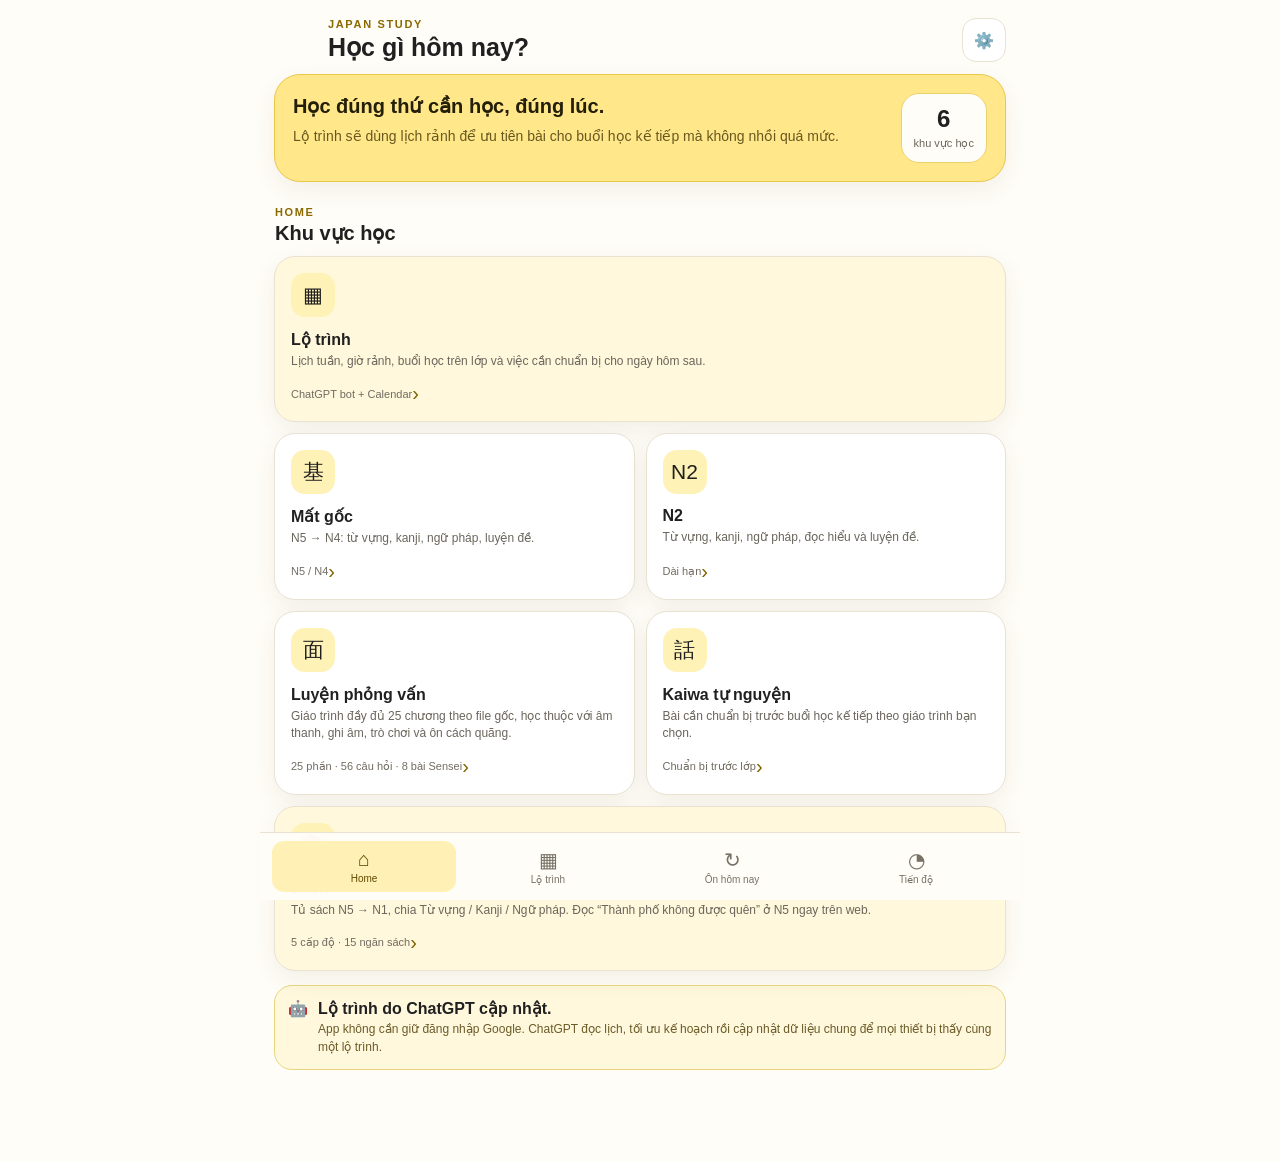
<file: index.html>
<!doctype html>
<html lang="vi">
<head>
  <meta charset="utf-8" />
  <meta name="viewport" content="width=device-width,initial-scale=1,viewport-fit=cover" />
  <meta name="theme-color" content="#f4c63d" />
  <meta name="color-scheme" content="light" />
  <title>Japan Study</title>
  <link rel="stylesheet" href="styles.css" />
  <link rel="stylesheet" href="books.css?v=20261103-matdien2" />
  <link rel="stylesheet" href="foundation-extra.css" />
  <link rel="stylesheet" href="n2-styles.css" />
  <link rel="stylesheet" href="n2-session-prep.css?v=20261019" />
  <link rel="stylesheet" href="interview-trainer.css?v=20261012-kaiwa5" />
</head>
<body>
  <div class="app-shell">
    <header class="topbar">
      <button id="backBtn" class="icon-btn hidden" type="button" aria-label="Quay lại">←</button>
      <div class="brand">
        <p class="eyebrow">JAPAN STUDY</p>
        <h1 id="pageTitle">Học gì hôm nay?</h1>
      </div>
      <button id="settingsBtn" class="icon-btn" type="button" aria-label="Cài đặt">⚙️</button>
    </header>

    <main id="appMain" aria-live="polite"></main>

    <nav class="bottom-nav">
      <button class="nav-btn active" data-nav="home" type="button"><span>⌂</span><small>Home</small></button>
      <button class="nav-btn" data-nav="roadmap" type="button"><span>▦</span><small>Lộ trình</small></button>
      <button class="nav-btn" data-nav="review" type="button"><span>↻</span><small>Ôn hôm nay</small></button>
      <button class="nav-btn" data-nav="progress" type="button"><span>◔</span><small>Tiến độ</small></button>
    </nav>
  </div>

  <dialog id="settingsDialog">
    <form method="dialog" class="dialog-card">
      <div class="dialog-head">
        <div>
          <p class="section-kicker">CÀI ĐẶT</p>
          <h2>Japan Study</h2>
        </div>
        <button class="icon-btn" value="cancel" aria-label="Đóng">✕</button>
      </div>
      <div class="setting-row">
        <div>
          <strong>ChatGPT bot sync</strong>
          <p>Lộ trình được ChatGPT đọc từ Google Calendar rồi cập nhật trực tiếp lên app. Không cần đăng nhập Calendar trên từng thiết bị.</p>
        </div>
        <span class="status-chip synced">BOT SYNC</span>
      </div>
      <div class="setting-row">
        <div>
          <strong>Giới hạn học/ngày</strong>
          <p>Không để lịch AI nhồi quá mức.</p>
        </div>
        <strong>120 phút</strong>
      </div>
      <div class="setting-row">
        <div>
          <strong>Tỷ lệ ôn lại</strong>
          <p>Giữ chỗ cho kiến thức cũ trước khi thêm bài mới.</p>
        </div>
        <strong>30%</strong>
      </div>
    </form>
  </dialog>

  <script src="roadmap-data.js"></script>
  <script src="foundation-data.js"></script>
  <script src="grammar-details.js"></script>
  <script src="app.js?v=20261103-books"></script>
  <script src="foundation-study.js"></script>
  <script src="grammar-engine.js"></script>
  <script src="n2-vocab-1160.js"></script>
  <script src="n2-kanji-full.js"></script>
  <script src="n2-grammar-full.js"></script>
  <script src="n2-reading-passages.js"></script>
  <script src="n2-data.js"></script>
  <script src="n2-reading-furigana.js"></script>
  <script src="n2-doc-core.js"></script>
  <script src="n2-doc-import.js"></script>
  <script src="n2-class-source.js"></script>
  <script src="n2-course-planner.js"></script>
  <script src="n2-session-prep.js?v=20261019"></script>
  <script src="n2-study.js"></script>
  <script src="interview-trainer.js?v=20261012-kaiwa5"></script>
  <script src="books.js?v=20261103-n5full25"></script>
</body>
</html>
</file>
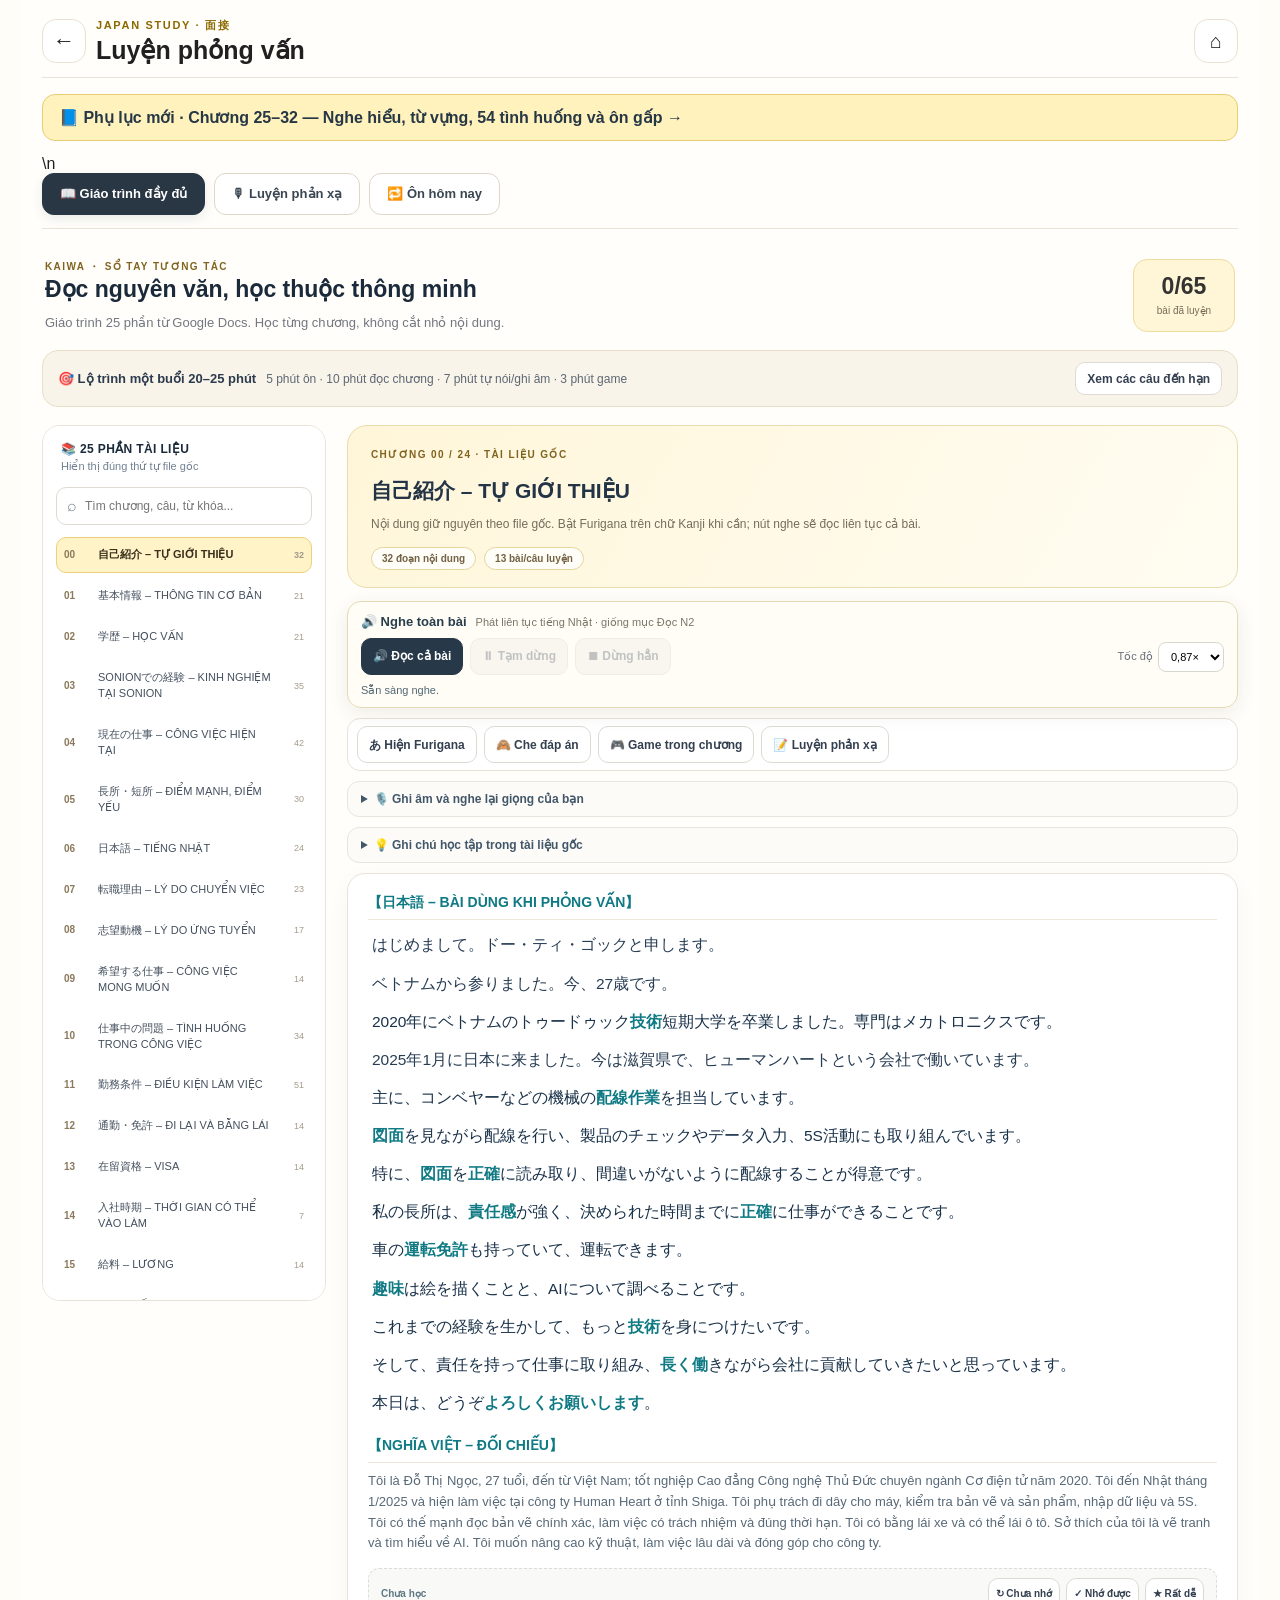
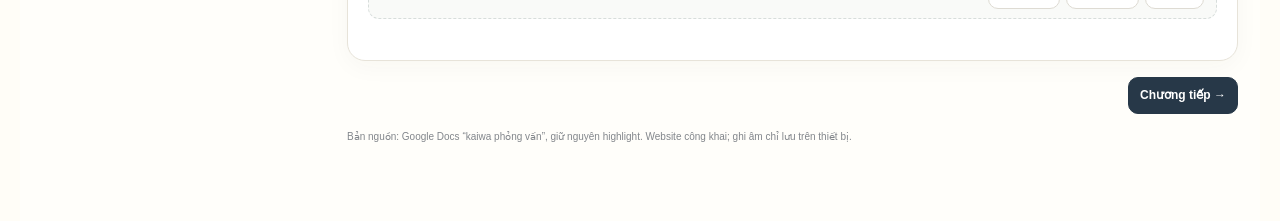
<file: interview.html>
<!doctype html>
<html lang="vi">
<head>
<meta charset="utf-8">
<meta name="viewport" content="width=device-width,initial-scale=1,viewport-fit=cover">
<meta name="theme-color" content="#f4c63d">
<meta name="color-scheme" content="light">
<title>Giáo trình Kaiwa phỏng vấn · Japan Study</title>
<link rel="stylesheet" href="./styles.css?v=20261012-kaiwa5">
<link rel="stylesheet" href="./interview-trainer.css?v=20261012-kaiwa5">
<link rel="stylesheet" href="./interview-book.css?v=20261012-kaiwa5">
</head>
<body>
<div class="app-shell ib-shell">
 <header class="topbar">
  <a class="icon-btn" href="./index.html?v=20261012-kaiwa5" style="display:flex;align-items:center;justify-content:center;text-decoration:none;color:#243748;font-size:22px" aria-label="Về trang chủ">←</a>
  <div class="brand"><p class="eyebrow">JAPAN STUDY · 面接</p><h1 id="pageTitle">Luyện phỏng vấn</h1></div>
  <a class="icon-btn" href="./index.html?v=20261012-kaiwa5" style="display:flex;align-items:center;justify-content:center;text-decoration:none;color:#243748;font-size:20px" aria-label="Trang chủ">⌂</a>
 </header>
 <div style="margin:0 0 14px"><a href="./interview-appendix.html" style="display:block;padding:13px 16px;background:#fff2bd;border:1px solid #e7cc74;border-radius:13px;color:#263746;text-decoration:none;font-weight:800">📘 Phụ lục mới · Chương 25–32 — Nghe hiểu, từ vựng, 54 tình huống và ôn gấp →</a></div>\n<nav class="ib-global-tabs" aria-label="Chế độ học">
  <button type="button" data-ib-tab="book" class="active">📖 Giáo trình đầy đủ</button>
  <button type="button" data-ib-tab="practice">🎙 Luyện phản xạ</button>
  <button type="button" data-ib-tab="review">🔁 Ôn hôm nay</button>
 </nav>
 <main id="appMain" aria-live="polite">
  <div class="notice">Đang tải giáo trình Kaiwa…</div>
 </main>
</div>
<script src="./interview-nacl.min.js?v=20261012-kaiwa5"></script>
<script src="./interview-private-vault.js?v=20261012-kaiwa5"></script>
<script src="./interview-trainer.js?v=20261012-kaiwa5"></script>
<script src="./interview-ruby.js?v=20261012-kaiwa5"></script>
<script src="./interview-audio.js?v=20261012-kaiwa5"></script>
<script src="./interview-book.js?v=20261012-kaiwa5"></script>
</body></html>
</file>
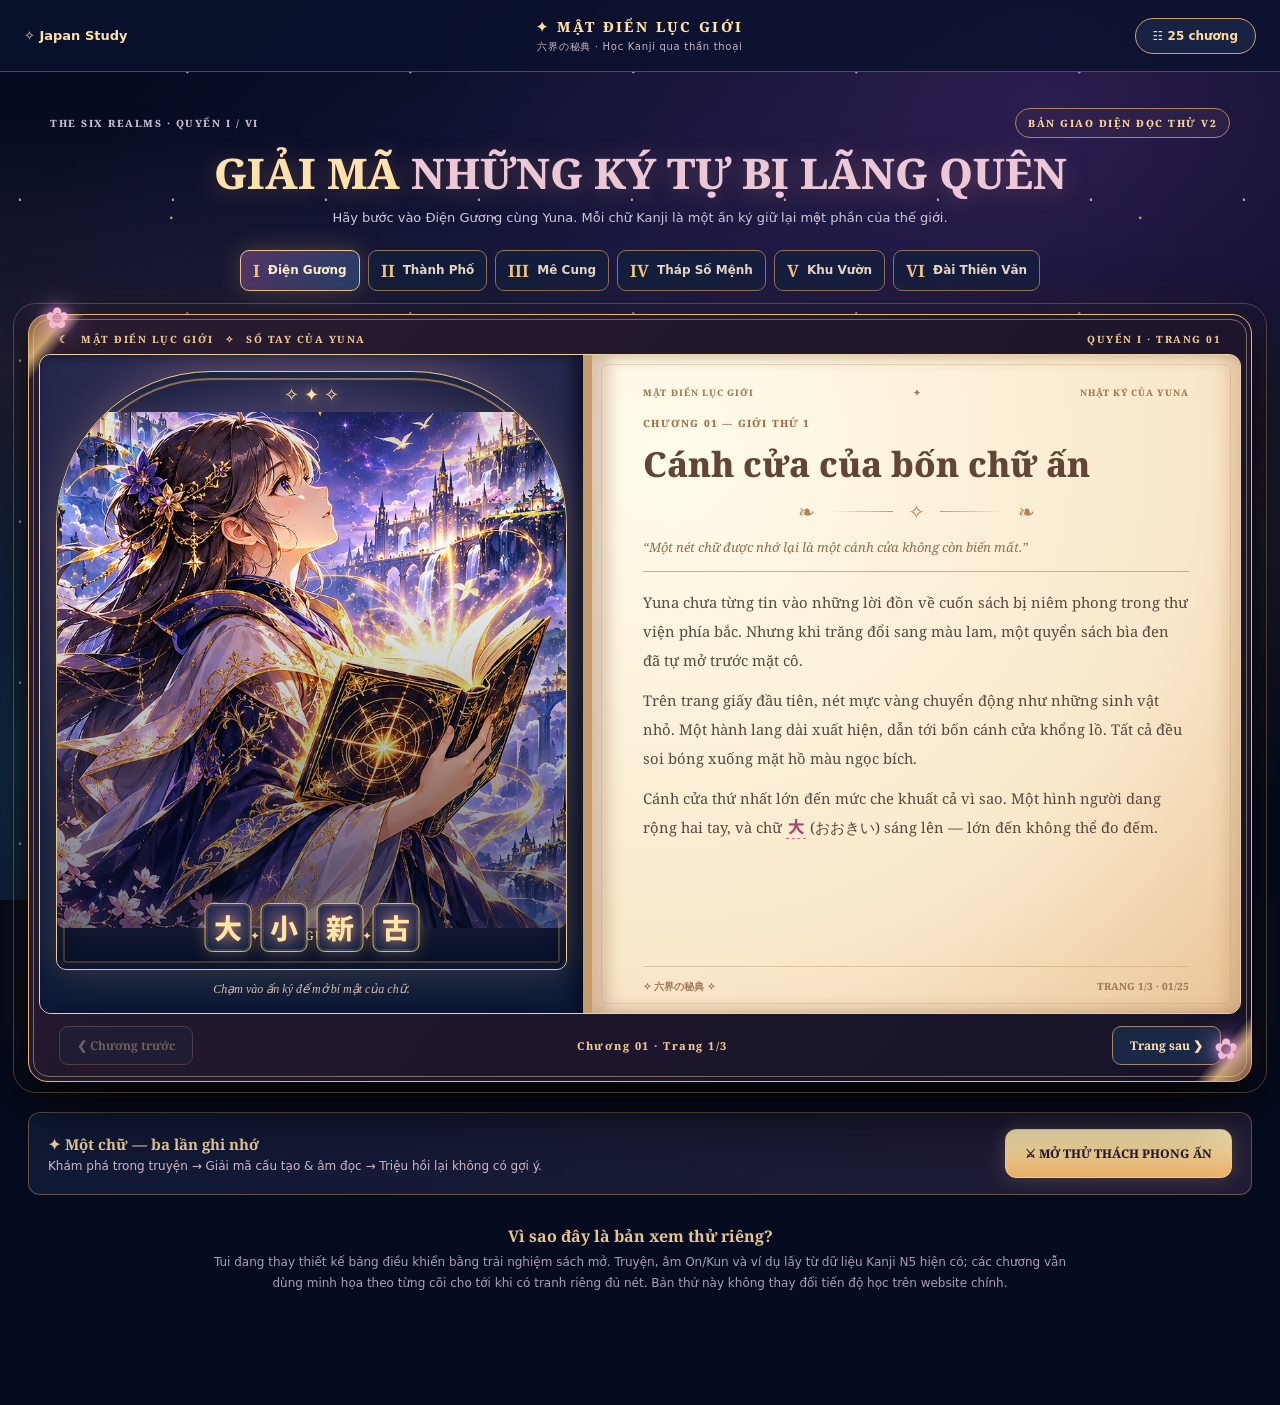
<file: kanji-n5-artbook-v2.html>
<!doctype html>
<html lang="vi"><head><meta charset="utf-8"><meta name="viewport" content="width=device-width,initial-scale=1,viewport-fit=cover"><meta name="theme-color" content="#070e26"><title>Mật Điển Lục Giới — Bản thiết kế Artbook V2</title><meta name="description" content="Trải nghiệm thử giao diện sách phép thuật Kanji N5 — đọc truyện, giải mã và thách đấu."><link rel="preconnect" href="https://fonts.googleapis.com"><link rel="preconnect" href="https://fonts.gstatic.com" crossorigin><link href="https://fonts.googleapis.com/css2?family=Noto+Sans+JP:wght@400;600;800&family=Noto+Serif:wght@400;500;600;700;800&display=swap" rel="stylesheet"><link rel="stylesheet" href="kanji-n5-artbook-v2.css?v=20261103e"></head>
<body><div class="cosmos" aria-hidden="true"></div><div class="petals" aria-hidden="true"></div>
<header class="top"><a class="return" href="./index.html">✧ <span>Japan Study</span></a><span class="brand">✦ MẬT ĐIỂN LỤC GIỚI <small>六界の秘典 · Học Kanji qua thần thoại</small></span><button class="navbtn" id="chapterMenu">☷ <span>25 chương</span></button></header>
<main class="layout"><section class="intro"><div class="intro-line"><span class="edition">THE SIX REALMS · QUYỂN I / VI</span><span class="tag">BẢN GIAO DIỆN ĐỌC THỬ V2</span></div><h1>GIẢI MÃ <i>NHỮNG KÝ TỰ BỊ LÃNG QUÊN</i></h1><p>Hãy bước vào Điện Gương cùng Yuna. Mỗi chữ Kanji là một ấn ký giữ lại một phần của thế giới.</p><div class="realm-strip" id="realmStrip" aria-label="Lựa chọn sáu thế giới"></div></section>
<section class="reading-shell" aria-label="Cuốn ma pháp thư đang mở"><div class="book-flower flower-left" aria-hidden="true">✿</div><div class="book-flower flower-right" aria-hidden="true">✿</div><div class="top-foil"><span>☾　MẬT ĐIỂN LỤC GIỚI　✧　SỔ TAY CỦA YUNA</span><span id="folio">QUYỂN I · TRANG 01</span></div><div class="book-spread"><div class="illustrated-page"><div class="art-border"><img id="sceneImage" alt="Minh họa Yuna và thế giới thần bí" src="books/n5/kanji/art/story-hd.webp"><div class="art-vignette"></div><div class="art-crest">✦ <span id="artLabel">ĐIỆN GƯƠNG SƠ KHAI</span> ✦</div></div><div class="seals" id="seals" aria-label="Những ấn ký trong chương"></div><p class="art-caption">Chạm vào ấn ký để mở bí mật của chữ.</p></div><article class="parchment-page"><div class="page-inner"><div class="tiny-title">MẬT ĐIỂN LỤC GIỚI <span>✦</span> NHẬT KÝ CỦA YUNA</div><div class="chapter-label" id="chapterLabel">CHƯƠNG 01 — GIỚI THỨ NHẤT</div><h2 id="chapterTitle">Cánh cửa của bốn chữ ấn</h2><div class="ornament">❧ <span></span> ✧ <span></span> ❧</div><p class="epigraph" id="chapterEpigraph"></p><div id="chapterStory" class="story"></div><div class="page-foot"><span>✧ 六界の秘典 ✧</span><span id="pageNumber">01 / 25</span></div></div></article></div><div class="book-bottom"><button id="prevChapter" class="small-btn">❮ <span>Chương trước</span></button><span class="chapter-progress" id="chapterProgress">Chương 01 / 25</span><button id="nextChapter" class="small-btn"><span>Chương sau</span> ❯</button></div></section>
<div class="underbook"><div class="guidance"><strong>✦ Một chữ — ba lần ghi nhớ</strong><span>Khám phá trong truyện → Giải mã cấu tạo & âm đọc → Triệu hồi lại không có gợi ý.</span></div><button class="challenge-btn" id="startChallenge">⚔ MỞ THỬ THÁCH PHONG ẤN</button></div>
<section class="design-note"><h3>Vì sao đây là bản xem thử riêng?</h3><p>Tui đang thay thiết kế bảng điều khiển bằng trải nghiệm sách mở. Truyện, âm On/Kun và ví dụ lấy từ dữ liệu Kanji N5 hiện có; các chương vẫn dùng minh họa theo từng cõi cho tới khi có tranh riêng đủ nét. Bản thử này không thay đổi tiến độ học trên website chính.</p></section>
</main>
<div class="modal" id="glyphModal" role="dialog" aria-modal="true" aria-label="Giải mã Kanji" hidden><div class="shade" data-close></div><section class="modal-panel codex"><button class="modal-close" data-close aria-label="Đóng">✕</button><span class="modal-kicker">✦ TRANG GIẢI MÃ ẤN KÝ</span><div class="glyph-head"><div class="glyph-sigil" id="glyphBig">大</div><div><small>THIÊN THƯ · KANJI N5</small><h3 id="glyphHan">ĐẠI</h3><p id="glyphMeaning">Lớn</p><button class="voice" id="voiceBtn">♫ Nghe phát âm</button></div></div><div class="readings"><div><label>ÂM ON</label><b id="glyphOn"></b></div><div><label>ÂM KUN</label><b id="glyphKun"></b></div></div><p class="mnemonic" id="glyphMnemonic"></p><div id="glyphExamples" class="examples"></div><p class="source">Thông tin âm đọc và ví dụ lấy từ PDF N5. Hình ảnh gợi nhớ là liên tưởng, không phải giải thích nguồn gốc chữ Hán.</p></section></div>
<div class="modal" id="quizModal" role="dialog" aria-modal="true" aria-label="Thử thách" hidden><div class="shade" data-close></div><section class="modal-panel quiz"><button class="modal-close" data-close aria-label="Đóng">✕</button><span class="modal-kicker">⚔ THỬ THÁCH PHONG ẤN</span><div id="quizStep" class="quiz-step">1 / 4</div><h3 id="quizQuestion"></h3><div id="quizOptions" class="quiz-options"></div><p id="quizFeedback" class="quiz-feedback" aria-live="polite"></p><button class="next-question" id="quizNext" hidden>Tiếp tục ❯</button></section></div>
<div class="modal" id="chapterDialog" role="dialog" aria-modal="true" aria-label="Mục lục" hidden><div class="shade" data-close></div><section class="modal-panel chapters"><button class="modal-close" data-close aria-label="Đóng">✕</button><span class="modal-kicker">✦ MỤC LỤC MẬT ĐIỂN</span><h3>25 cánh cổng của Yuna</h3><div id="chaptersList"></div><p>Chọn chương để đọc. Bản V2 giữ nguyên dữ liệu 25 chương hiện có.</p></section></div>
<script src="kanji-n5-full-data.js"></script><script src="kanji-n5-artbook-v2.js?v=20261103e"></script></body></html>
</file>
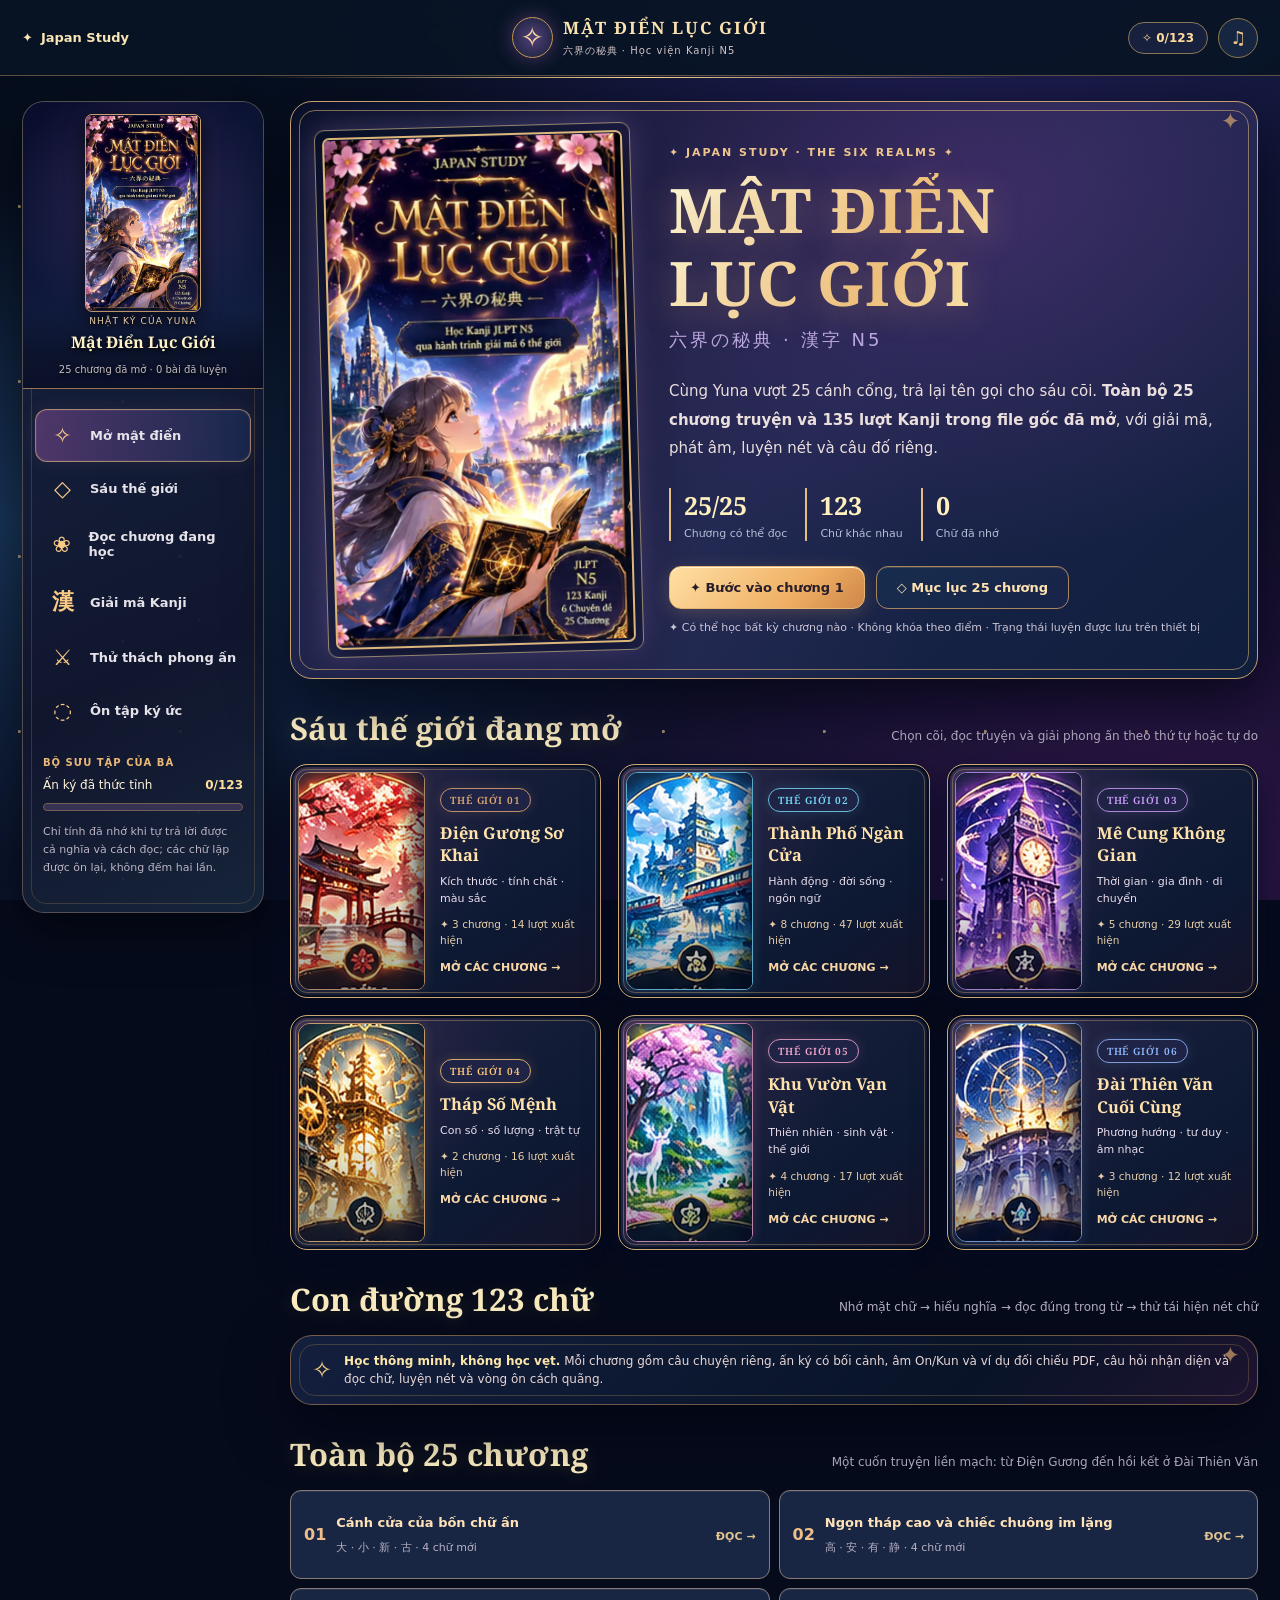
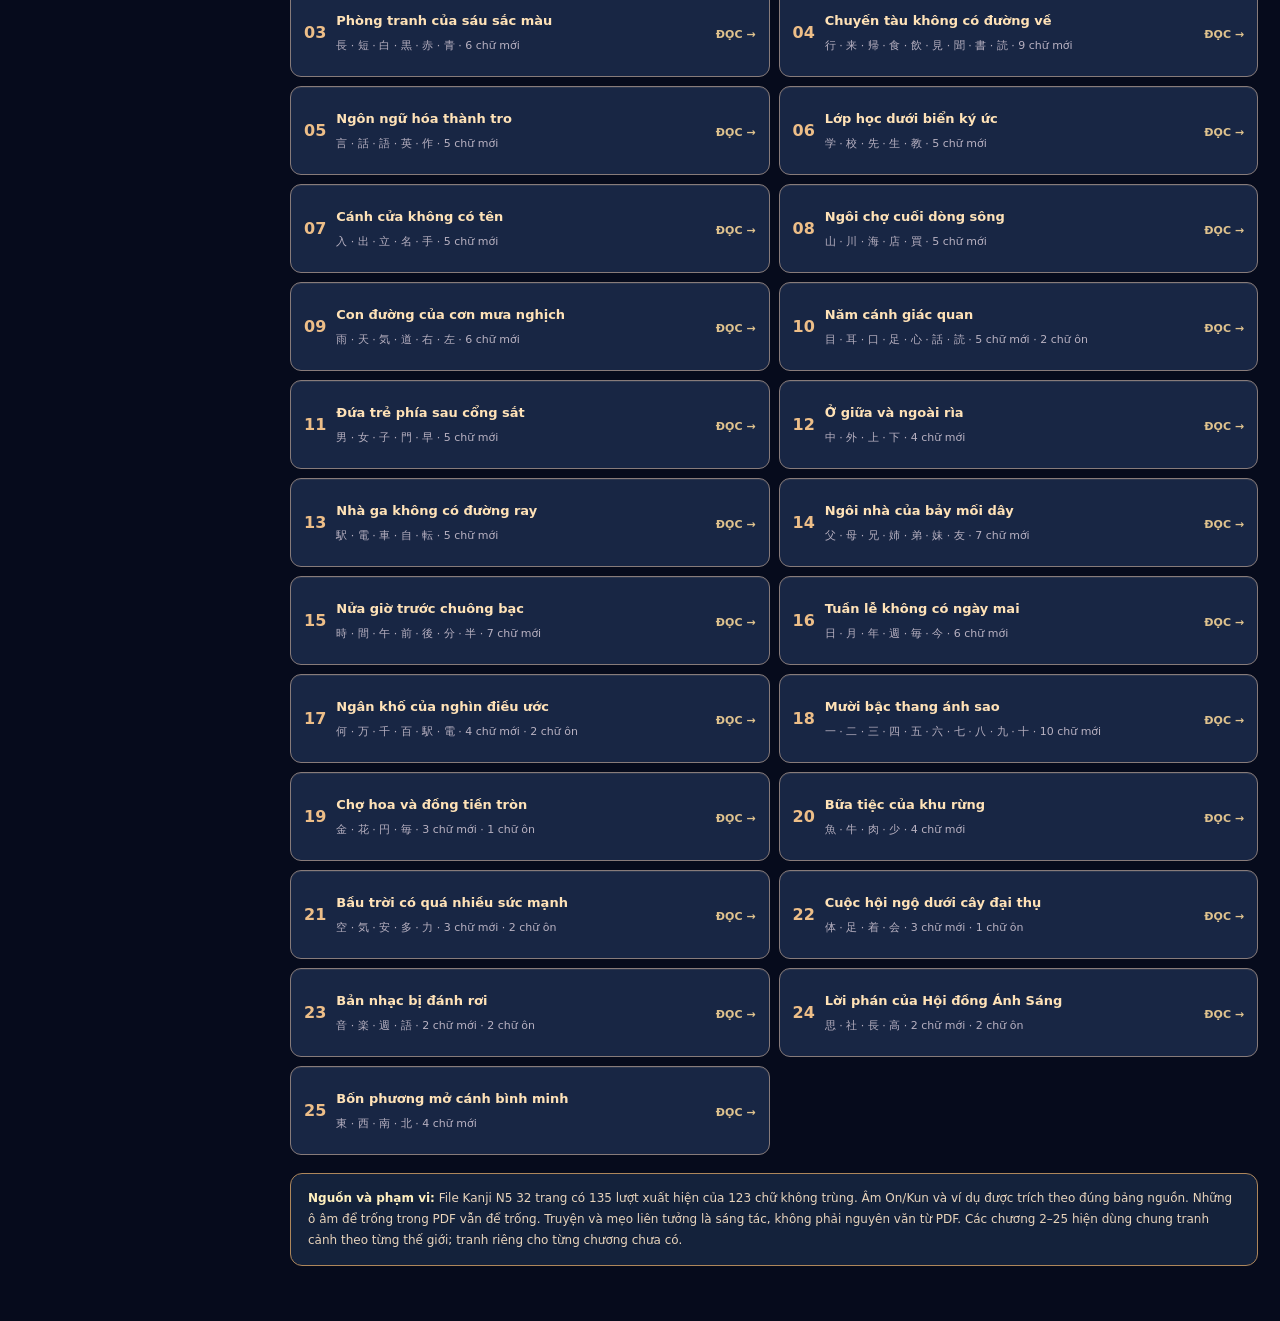
<file: kanji-n5.html>
<!doctype html>
<html lang="vi">
<head>
  <meta charset="utf-8">
  <meta name="viewport" content="width=device-width,initial-scale=1,viewport-fit=cover">
  <meta name="theme-color" content="#0b1128">
  <meta name="description" content="Mật Điển Lục Giới - trải nghiệm ma pháp thư tương tác để học Kanji N5 bằng truyện, ký ức và giải mã.">
  <title>Mật Điển Lục Giới · Kanji N5 · Japan Study</title>
  <link rel="preconnect" href="https://fonts.googleapis.com">
  <link rel="preconnect" href="https://fonts.gstatic.com" crossorigin>
  <link href="https://fonts.googleapis.com/css2?family=Noto+Sans+JP:wght@400;500;600;700&family=Noto+Serif:wght@400;500;600;700&display=swap" rel="stylesheet">
  <link rel="stylesheet" href="kanji-n5.css?v=20261103-storyhd1">
  <link rel="stylesheet" href="kanji-n5-full.css?v=20261103-25chapters">
</head>
<body>
  <div class="ambient-dust" aria-hidden="true"></div>
  <a class="skip-link" href="#main">Đến nội dung chính</a>
  <header class="topbar">
    <a class="back-link" href="./index.html" aria-label="Về Japan Study">✦ <span>Japan Study</span></a>
    <div class="brand"><span class="brand-crest">✧</span><div><strong>MẬT ĐIỂN LỤC GIỚI</strong><small>六界の秘典 <span aria-hidden="true">·</span> Học viện Kanji N5</small></div></div>
    <div class="top-actions"><span id="orbCount" class="orb-count" aria-label="Số ấn ký đã ghi nhớ">✧ 0/123</span><button type="button" id="soundBtn" aria-label="Bật hoặc tắt đọc tiếng Nhật" title="Đọc tiếng Nhật">♫</button></div>
  </header>
  <div class="site-shell">
    <aside class="side-panel" aria-label="Điều hướng cuốn sách">
      <div class="side-portrait"><img src="books/n5/kanji/art/cover.webp" alt="Yuna mở cuốn ma pháp thư" loading="eager"><div><small>NHẬT KÝ CỦA YUNA</small><strong>Mật Điển Lục Giới</strong><span>25 chương · Đã mở toàn bộ</span></div></div>
      <div class="sidenav" id="sideNav">
        <button data-view="home" class="side-link active"><span class="nav-ico">✧</span><span>Mở mật điển</span></button>
        <button data-view="worlds" class="side-link"><span class="nav-ico">◇</span><span>Sáu thế giới</span></button>
        <button data-view="story" class="side-link"><span class="nav-ico">❀</span><span>Đọc chương đang học</span></button>
        <button data-view="codex" class="side-link"><span class="nav-ico">漢</span><span>Giải mã Kanji</span></button>
        <button data-view="trial" class="side-link"><span class="nav-ico">⚔</span><span>Thử thách phong ấn</span></button>
        <button data-view="review" class="side-link"><span class="nav-ico">◌</span><span>Ôn tập ký ức</span></button>
      </div>
      <div class="sidebar-bottom"><div class="mini-label">BỘ SƯU TẬP CỦA BÀ</div><div class="progress-row"><span>Ấn ký đã thức tỉnh</span><b id="sideProgress">0/123</b></div><div class="progress-track"><div id="sideProgressBar"></div></div><p>Đọc đủ 25 chương và ôn lại chữ đã quên; chữ lặp không tính hai lần.</p></div>
    </aside>
    <main id="main" class="main-panel" tabindex="-1" aria-live="polite"></main>
  </div>
  <nav class="mobile-nav" aria-label="Điều hướng nhanh"><button data-view="home">✧<small>Bìa</small></button><button data-view="worlds">◇<small>Thế giới</small></button><button data-view="story">❀<small>Truyện</small></button><button data-view="codex">漢<small>Kanji</small></button><button data-view="trial">⚔<small>Thử thách</small></button><button data-view="review">◌<small>Ôn</small></button></nav>
  <script src="kanji-n5-data.js?v=20261103-storyhd1"></script>
  <script src="kanji-n5-full-data.js?v=20261103-25chapters"></script>
  <script src="kanji-n5-full.js?v=20261103-25chapters"></script>
</body>
</html>
</file>
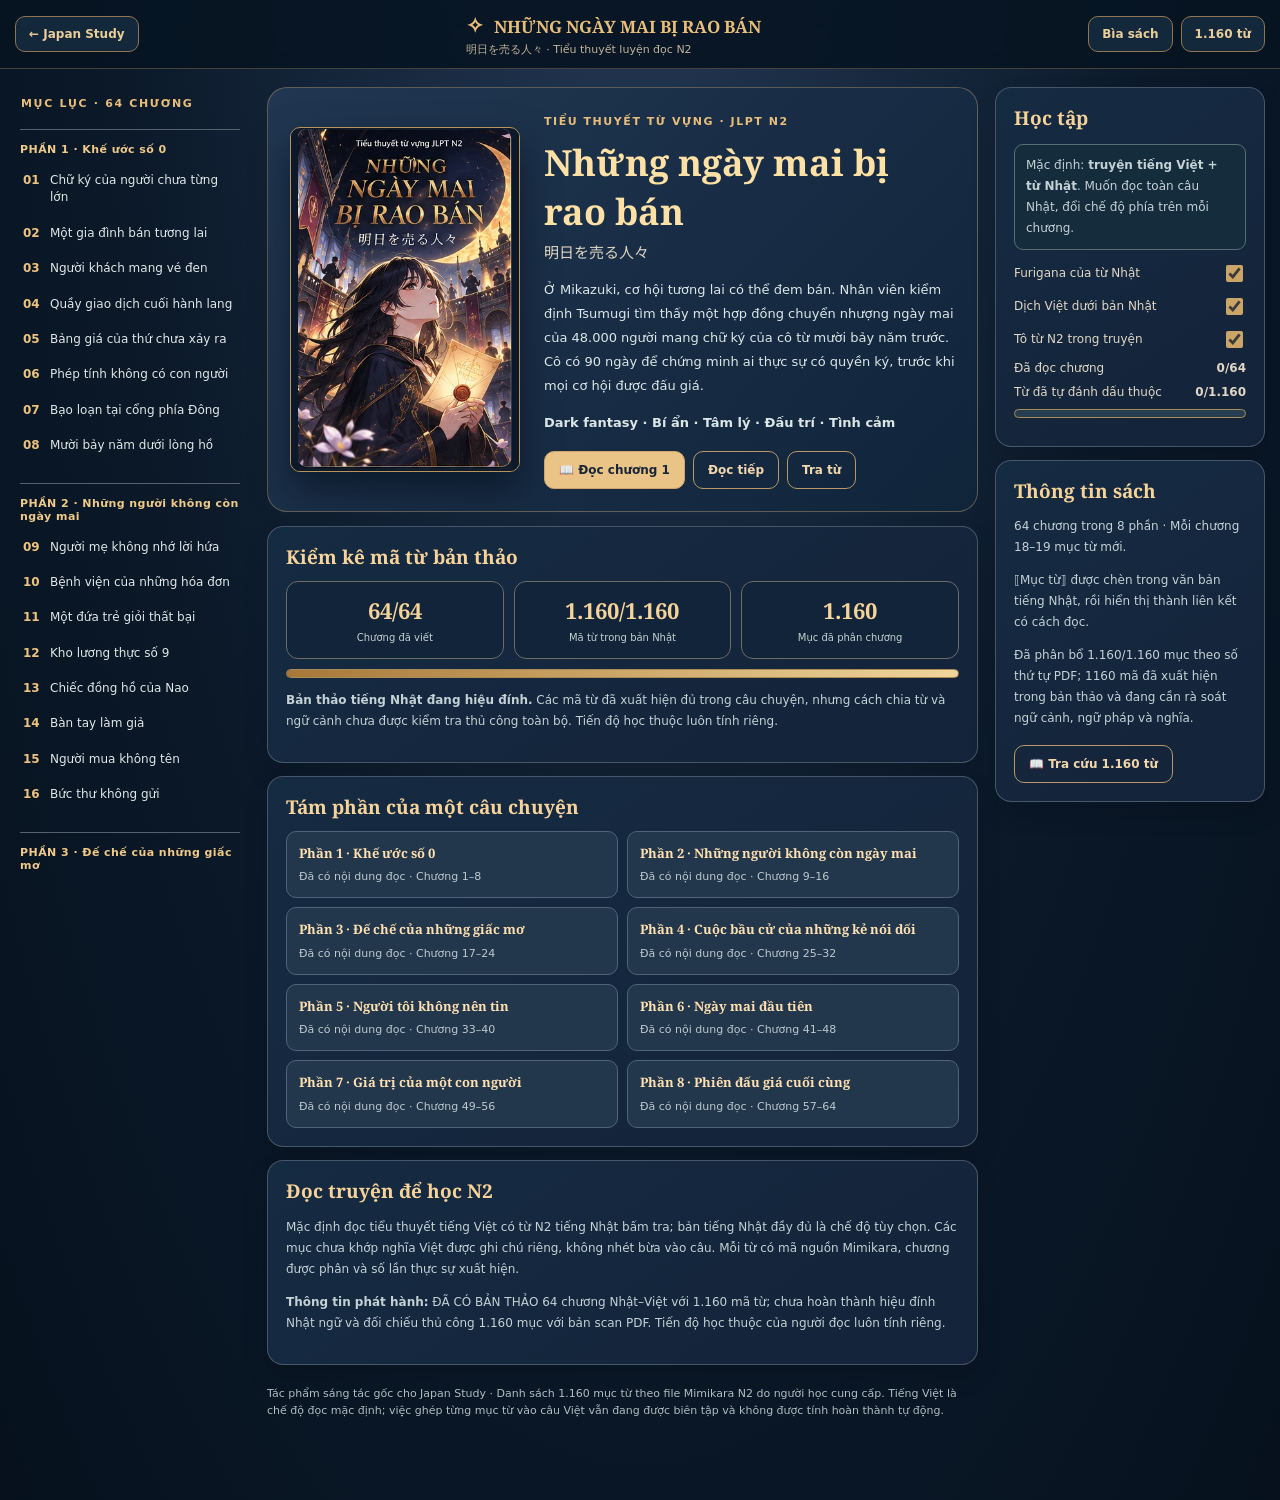
<file: n2-novel.html>
<!doctype html>
<html lang="vi">
<head>
  <meta charset="utf-8">
  <meta name="viewport" content="width=device-width, initial-scale=1, viewport-fit=cover">
  <meta name="theme-color" content="#0a1323">
  <meta name="description" content="Những ngày mai bị rao bán — tiểu thuyết N2 đọc bằng tiếng Việt có chú thích từ vựng Nhật, tùy chọn chuyển sang bản Nhật và tra cứu 1.160 mục Mimikara N2.">
  <title>Những ngày mai bị rao bán — Japan Study N2</title>
  <link rel="preconnect" href="https://fonts.googleapis.com">
  <link rel="preconnect" href="https://fonts.gstatic.com" crossorigin>
  <link rel="stylesheet" href="n2-novel.css?v=20261103-vietnamese-first2">
</head>
<body>
  <div id="n2novel-root" aria-live="polite"><p style="padding:35px">Đang mở sách N2…</p></div>
  <script src="n2-vocab-1160.js"></script>
  <script src="n2-novel-plan.js"></script>
  <script src="n2-novel-part1.js"></script>
  <script src="n2-novel-part2.js"></script>
  <script src="n2-novel-part3.js"></script>
  <script src="n2-novel-part4.js"></script>
  <script src="n2-novel-part5.js?v=20261103-ch33-contextfix3"></script>
  <script src="n2-novel-part6.js"></script>
  <script src="n2-novel-part7.js"></script>
  <script src="n2-novel-part8.js"></script>
  <script src="n2-novel.js?v=20261103-no-stray-vocab3"></script>
</body>
</html>
</file>
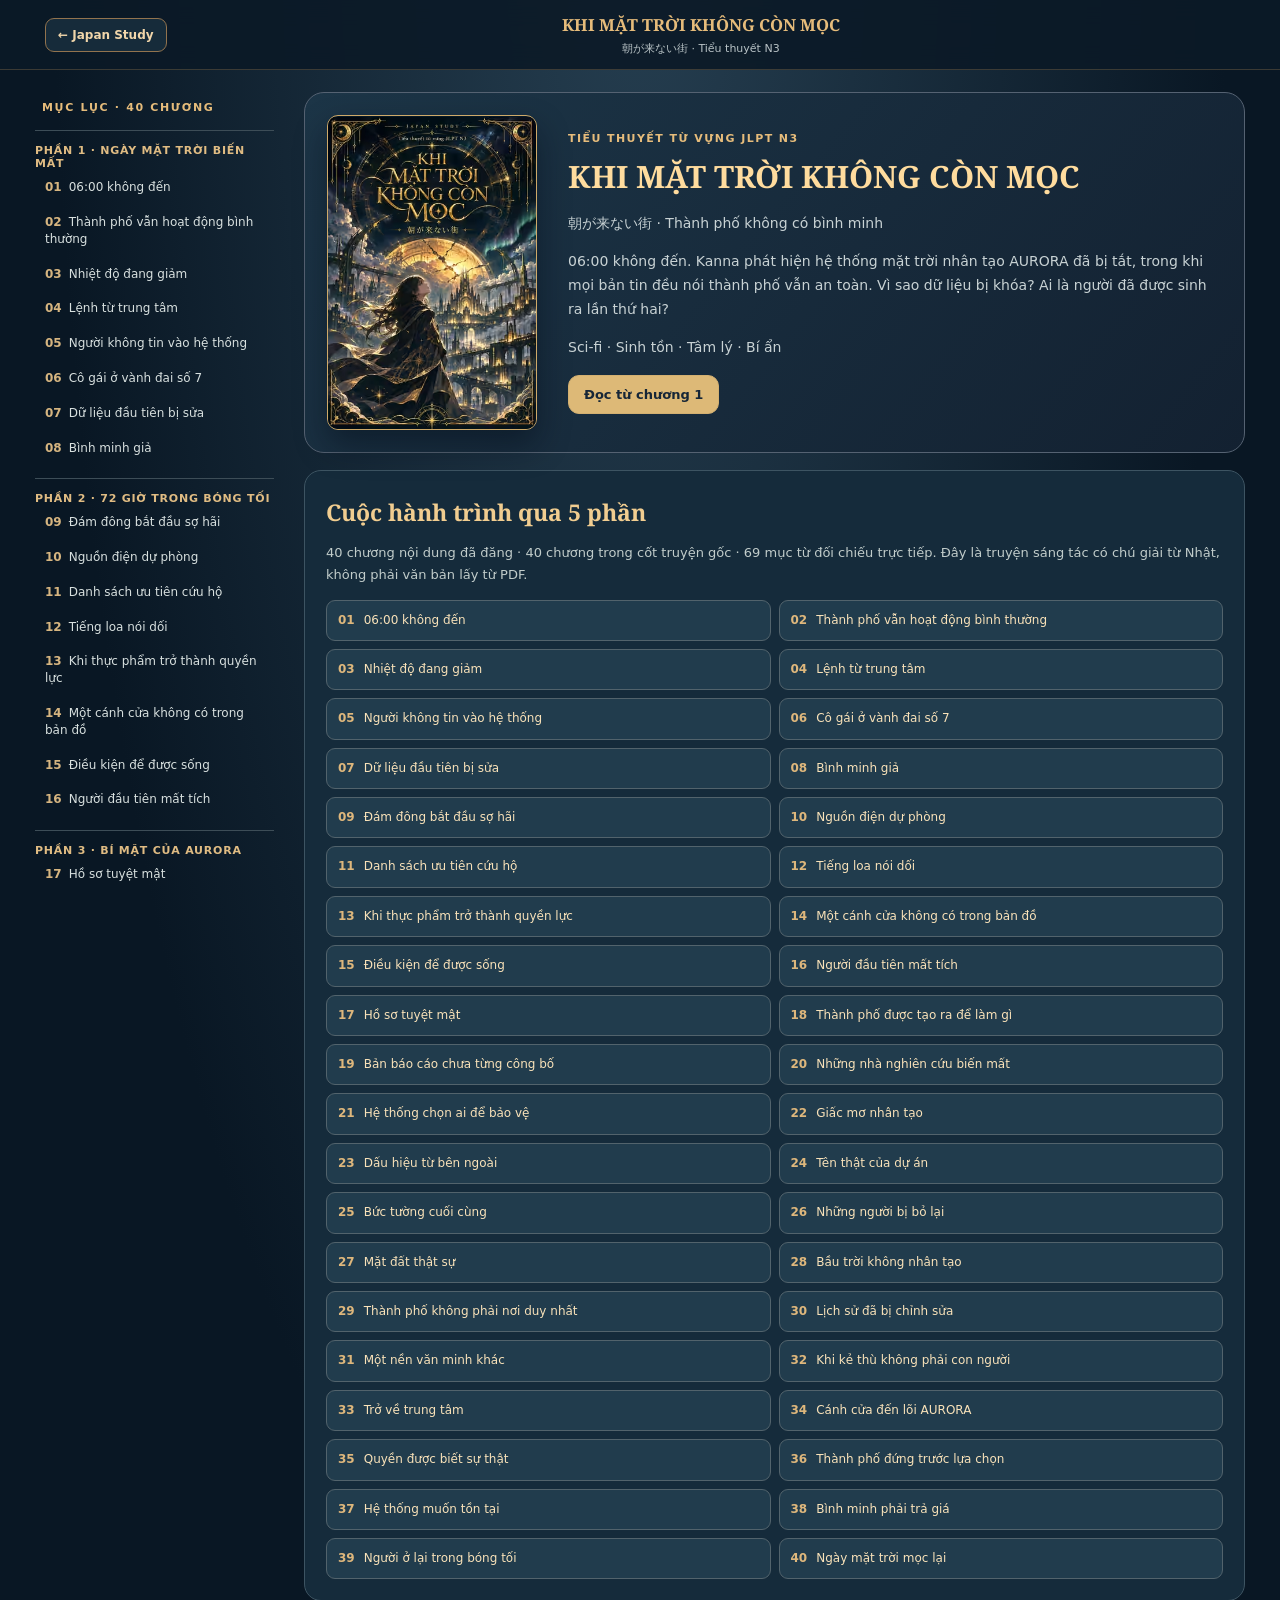
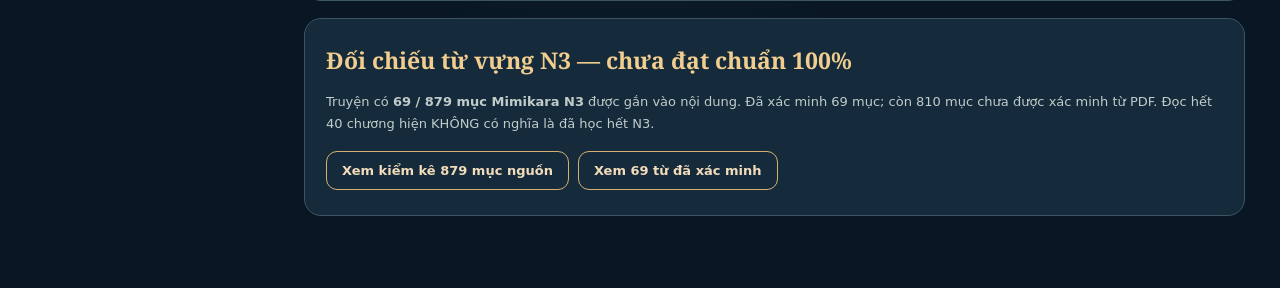
<file: n3-book.html>
<!doctype html><html lang="vi"><head><meta charset="utf-8"><meta name="viewport" content="width=device-width,initial-scale=1"><meta name="theme-color" content="#091724"><title>Khi mặt trời không còn mọc — Japan Study N3</title><link rel="preconnect" href="https://fonts.googleapis.com"><link rel="preconnect" href="https://fonts.gstatic.com" crossorigin><meta name="description" content="Tiểu thuyết từ vựng N3, câu chuyện AURORA, Kanna và thành phố không có bình minh."><link rel="stylesheet" href="n3-book.css?v=20261103-coverfinal4"></head><body><div id="n3-root"><p style="padding:30px">Đang mở tiểu thuyết N3...</p></div><script src="n3-story-data.js"></script><script src="n3-story-part1-end.js"></script><script src="n3-story-part2.js"></script><script src="n3-story-part3.js"></script><script src="n3-story-part4.js"></script><script src="n3-story-part5.js"></script><script src="n3-book.js?v=20261103-coverfinal4"></script></body></html>
</file>
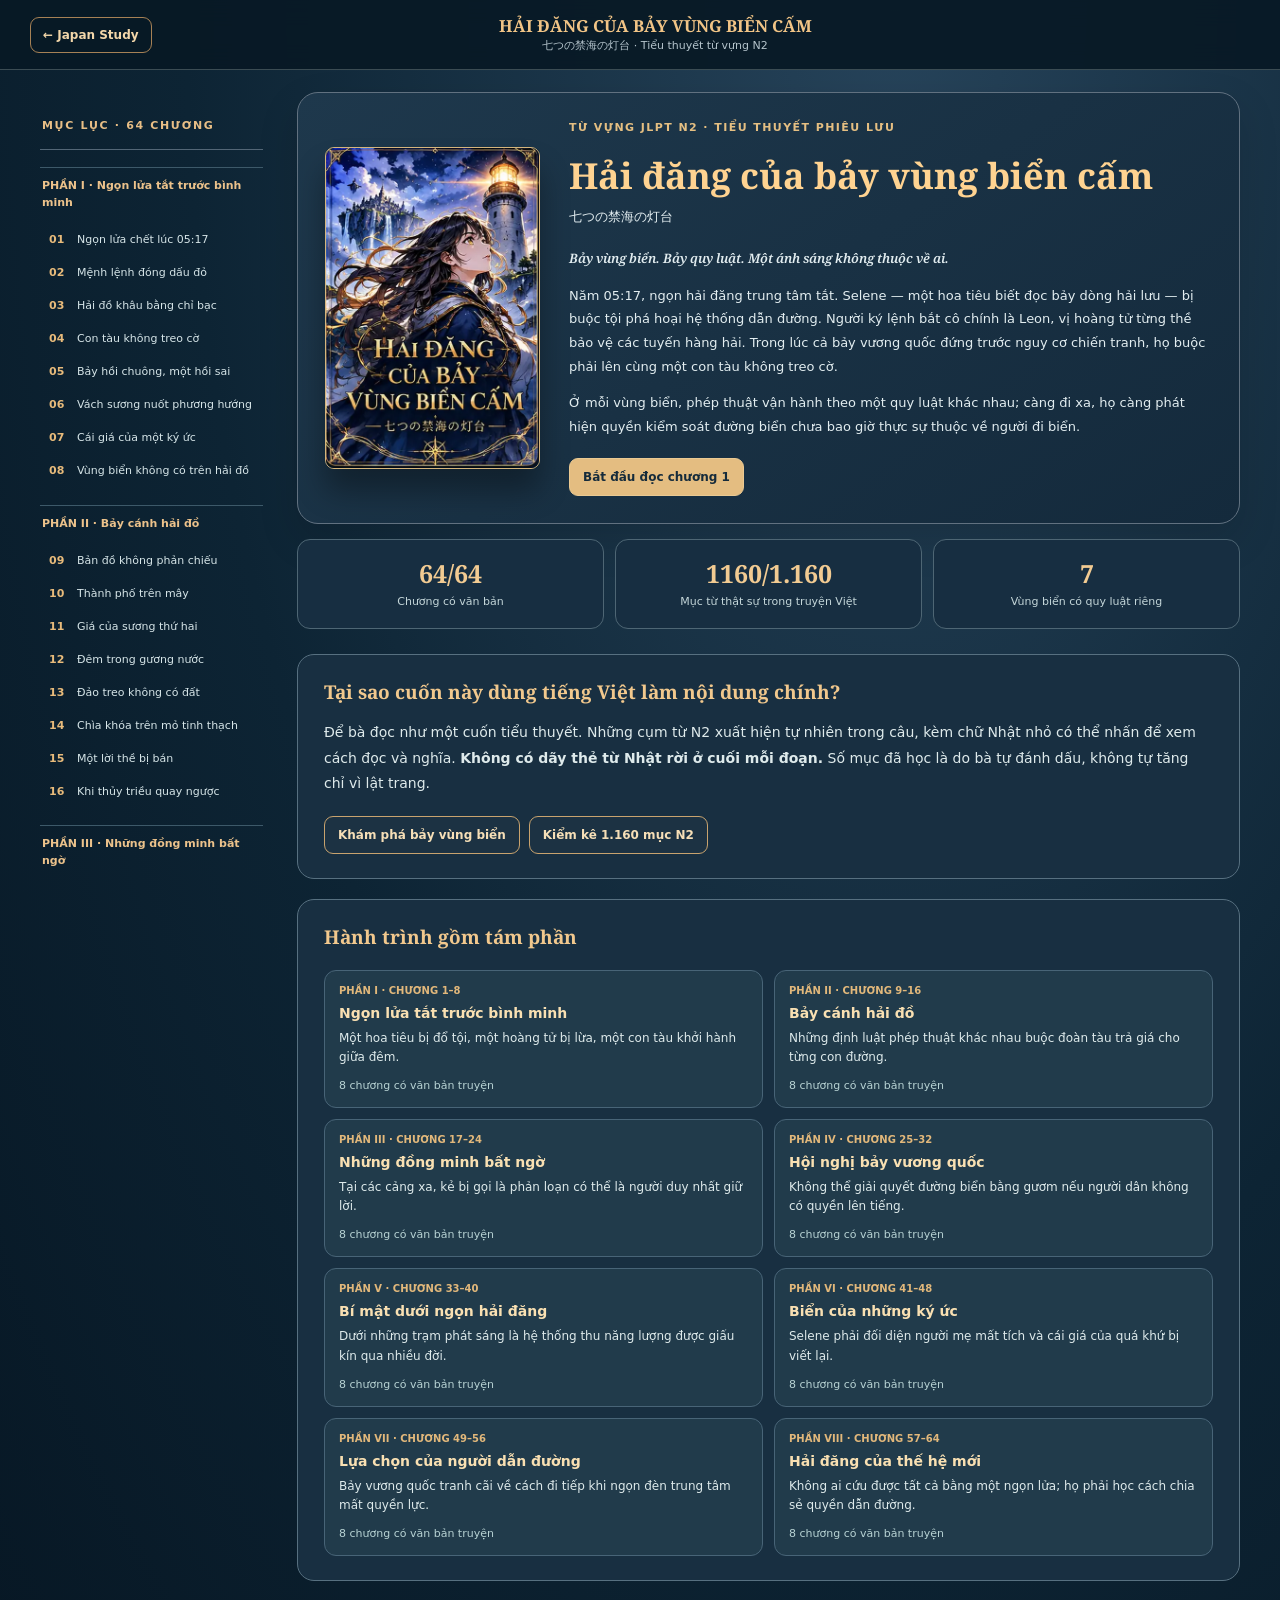
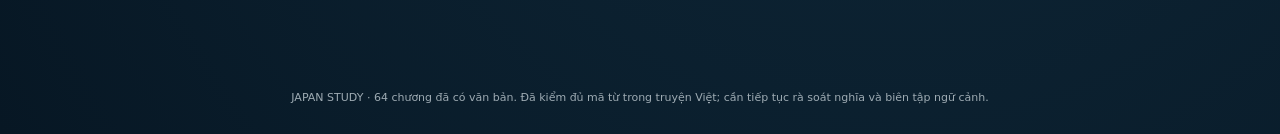
<file: seven-seas-book.html>
<!doctype html>
<html lang="vi">
<head>
 <meta charset="utf-8">
 <meta name="viewport" content="width=device-width,initial-scale=1,viewport-fit=cover">
 <meta name="theme-color" content="#0b1e2f">
 <title>Hải đăng của bảy vùng biển cấm — Tiểu thuyết N2 | Japan Study</title>
 <meta name="description" content="Đọc tiểu thuyết phiêu lưu kỳ ảo tiếng Việt, học từ vựng Mimikara N2 ngay trong câu chuyện. Đầy đủ sáu mươi bốn chương trong hành trình 64 chương.">
 <link rel="preconnect" href="https://fonts.googleapis.com">
 <link rel="preconnect" href="https://fonts.gstatic.com" crossorigin>
 <link rel="stylesheet" href="seven-seas-book.css?v=20261103-book64">
</head>
<body>
 <div id="seven-root"><p style="padding:28px">Đang mở tiểu thuyết Hải đăng của bảy vùng biển cấm...</p></div>
 <script src="n2-vocab-1160.js"></script>
 <script src="seven-seas-plan.js?v=20261103-complete64"></script>
 <script src="seven-seas-part1.js?v=20261103-complete64"></script>
 <script src="seven-seas-part2.js?v=20261103-64full2"></script>
 <script src="seven-seas-part3.js?v=20261103-64full2"></script>
 <script src="seven-seas-part4.js?v=20261103-64full2"></script>
 <script src="seven-seas-part5.js?v=20261103-64full2"></script>
 <script src="seven-seas-part6.js?v=20261103-64full2"></script>
 <script src="seven-seas-part7.js?v=20261103-64full2"></script>
 <script src="seven-seas-part8.js?v=20261103-64full2"></script>
 <script src="seven-seas-book.js?v=20261103-complete64"></script>
</body>
</html>
</file>
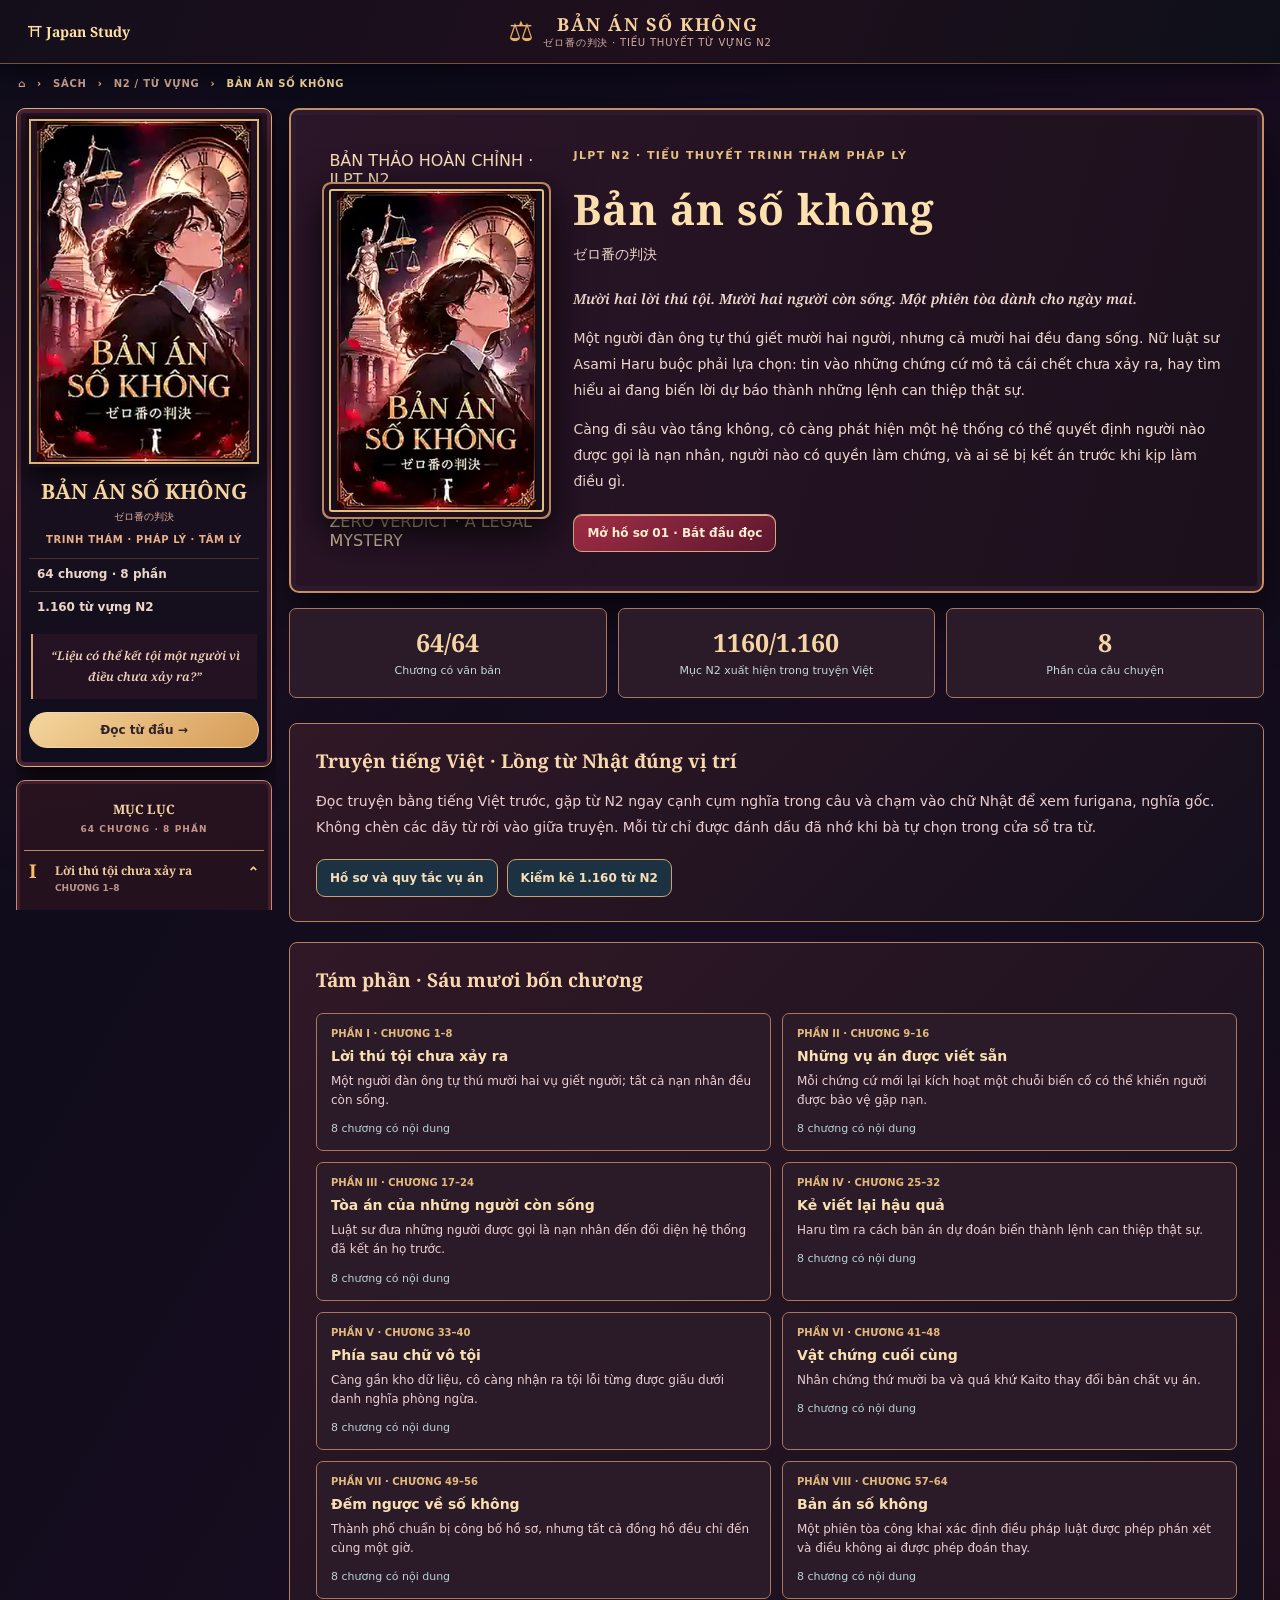
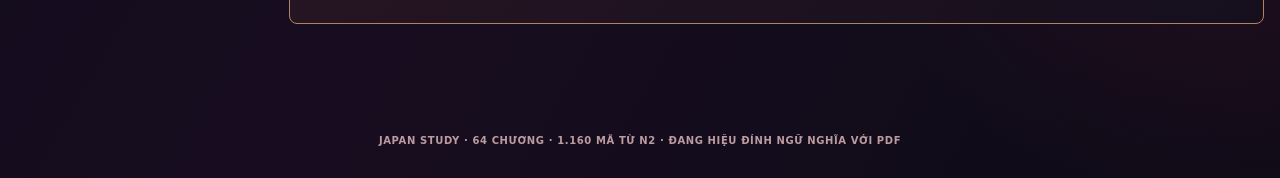
<file: zero-verdict-book.html>
<!doctype html>
<html lang="vi">
<head>
<meta charset="utf-8">
<meta name="viewport" content="width=device-width, initial-scale=1, viewport-fit=cover">
<meta name="theme-color" content="#140b1a">
<title>Bản án số không — Tiểu thuyết học từ vựng JLPT N2 | Japan Study</title>
<meta name="description" content="Bản án số không: trọn bộ tiểu thuyết trinh thám pháp lý 64 chương, tiếng Việt lồng 1.160 mục từ Mimikara N2, có furigana và bấm tra nghĩa.">
<link rel="preconnect" href="https://fonts.googleapis.com">
<link rel="preconnect" href="https://fonts.gstatic.com" crossorigin>
<link rel="stylesheet" href="zero-verdict-book.css?v=20261103-fullnovel-v10-final">
<link rel="stylesheet" href="zero-verdict-reader-v10.css?v=20261103-fullnovel-v10-final">
</head>
<body>
<div id="zero-root"><p style="padding:24px">Đang mở tiểu thuyết Bản án số không...</p></div>
<script src="n2-vocab-1160.js"></script>
<script src="zero-verdict-plan.js?v=20261103-gallery-v6"></script>
<script src="zero-verdict-part1.js?v=20261103-gallery-v6"></script>
<script src="zero-verdict-part2.js?v=20261103-gallery-v6"></script>
<script src="zero-verdict-part3.js?v=20261103-gallery-v6"></script>
<script src="zero-verdict-part4.js?v=20261103-gallery-v6"></script>
<script src="zero-verdict-part5.js?v=20261103-gallery-v6"></script>
<script src="zero-verdict-part6.js?v=20261103-gallery-v6"></script>
<script src="zero-verdict-part7.js?v=20261103-gallery-v6"></script>
<script src="zero-verdict-part8.js?v=20261103-gallery-v6"></script>
<script src="zero-verdict-expanded-1.js?v=20261103-fullnovel-v10-final"></script>
<script src="zero-verdict-expanded-2.js?v=20261103-fullnovel-v10-final"></script>
<script src="zero-verdict-expanded-3.js?v=20261103-fullnovel-v10-final"></script>
<script src="zero-verdict-expanded-4.js?v=20261103-fullnovel-v10-final"></script>
<script src="zero-verdict-expanded-5.js?v=20261103-fullnovel-v10-final"></script>
<script src="zero-verdict-expanded-6.js?v=20261103-fullnovel-v10-final"></script>
<script src="zero-verdict-expanded-7.js?v=20261103-fullnovel-v10-final"></script>
<script src="zero-verdict-expanded-8.js?v=20261103-fullnovel-v10-final"></script>
<script src="zero-verdict-reader-v10.js?v=20261103-fullnovel-v10-final"></script>
</body>
</html>
</file>
<file: styles.css>
:root{
  color-scheme:only light;
  --paper:#fffdf7;
  --card:#ffffff;
  --ink:#202020;
  --muted:#6b665c;
  --line:#e9e2d3;
  --yellow:#f4c63d;
  --yellow-soft:#fff3b8;
  --yellow-pale:#fff8dc;
  --green:#2e9b71;
  --red:#d95850;
  --blue:#4776d0;
  --purple:#7763c4;
  --shadow:0 8px 24px rgba(67,52,12,.07);
}
*{box-sizing:border-box}
html,body{margin:0;background:var(--paper)!important;color:var(--ink)!important;font-family:Inter,ui-sans-serif,-apple-system,BlinkMacSystemFont,"Segoe UI","Noto Sans JP",Meiryo,sans-serif}
button,input,select,textarea{font:inherit}
button{cursor:pointer}
.app-shell{max-width:760px;margin:0 auto;min-height:100vh;padding:0 14px 92px;background:var(--paper)!important;color:var(--ink)!important}
.topbar{display:grid;grid-template-columns:44px 1fr 44px;gap:10px;align-items:center;padding:18px 0 12px}
.brand{min-width:0}
.eyebrow,.section-kicker{margin:0;color:#8b6900!important;font-size:11px;font-weight:900;letter-spacing:.15em}
h1{font-size:25px;line-height:1.15;margin:3px 0 0;color:var(--ink)!important}
h2,h3,p{color:inherit}
.icon-btn{width:44px;height:44px;border:1px solid var(--line);border-radius:14px;background:#fff!important;color:#202020!important;font-weight:900}
.hidden{visibility:hidden}
.hero{background:#ffe78a!important;color:#241f0a!important;border:1px solid #e8c84b;border-radius:26px;padding:18px;box-shadow:var(--shadow)}
.hero-grid{display:grid;grid-template-columns:1fr auto;gap:14px;align-items:start}
.hero strong{font-size:20px;line-height:1.3}
.hero p{margin:7px 0 0;color:#67581f!important;font-size:14px;line-height:1.55}
.hero-stat{background:#fffdf7!important;color:#202020!important;border:1px solid #ead36f;border-radius:18px;padding:11px 12px;text-align:center;min-width:82px}
.hero-stat b{display:block;font-size:24px}
.hero-stat span{font-size:11px;color:#6b665c!important}
.section-head{display:flex;justify-content:space-between;align-items:end;gap:12px;margin:24px 1px 11px;color:#202020!important}
.section-head h2{margin:3px 0 0;font-size:20px}
.text-btn{border:0;background:transparent;color:#7d5e00!important;font-weight:900;padding:7px}
.module-grid{display:grid;grid-template-columns:1fr 1fr;gap:11px}
.module-card{border:1px solid var(--line);background:#fff!important;color:#202020!important;border-radius:21px;padding:16px;text-align:left;min-height:138px;box-shadow:var(--shadow);display:flex;flex-direction:column;justify-content:space-between}
.module-card.wide{grid-column:1/-1;min-height:128px;background:#fff8dc!important}
.module-icon{width:44px;height:44px;border-radius:14px;background:#fff2b6!important;color:#1f1f1f!important;display:flex;align-items:center;justify-content:center;font-size:21px}
.module-card h3{margin:13px 0 4px;font-size:16px;color:#202020!important}
.module-card p{margin:0;color:#6b665c!important;font-size:12px;line-height:1.45}
.module-meta{display:flex;justify-content:space-between;align-items:center;margin-top:12px;color:#716b61!important;font-size:11px}
.chev{font-size:20px;color:#7e6400!important}
.notice{display:flex;gap:10px;background:#fff8dc!important;color:#202020!important;border:1px solid #ead47c;border-radius:18px;padding:13px;margin-top:14px}
.notice p{margin:2px 0 0;color:#6b5b28!important;font-size:12px;line-height:1.5}
.timeline{display:grid;gap:10px}
.day-card{background:#fff!important;color:#202020!important;border:1px solid var(--line);border-radius:20px;padding:15px}
.day-head{display:flex;justify-content:space-between;align-items:center;gap:10px;margin-bottom:11px}
.day-title{font-weight:900}
.date-pill{background:#fff2b8!important;color:#684f00!important;border-radius:999px;padding:5px 9px;font-size:11px;font-weight:900}
.schedule-item{display:grid;grid-template-columns:62px 1fr;gap:12px;padding:10px 0;border-top:1px solid #f0ece3}
.schedule-item:first-of-type{border-top:0}
.schedule-time{font-weight:900;font-size:13px;color:#202020!important}
.schedule-body strong{display:block;font-size:14px;color:#202020!important}
.schedule-body p{margin:3px 0 0;font-size:12px;color:#6b665c!important;line-height:1.45}
.type-chip{display:inline-flex;margin-top:6px;border-radius:999px;padding:4px 8px;font-size:10px;font-weight:900}
.type-class{background:#e8efff!important;color:#315aa8!important}
.type-study{background:#fff0b6!important;color:#6d5200!important}
.type-review{background:#ddf3e8!important;color:#23664a!important}
.level-tabs{display:flex;gap:8px;background:#f4f1e8!important;padding:5px;border-radius:15px;margin-bottom:15px}
.level-tab{flex:1;border:0;border-radius:11px;padding:10px;background:transparent!important;color:#6b665c!important;font-weight:900}
.level-tab.active{background:#202020!important;color:#fff!important}
.category-list{display:grid;gap:10px}
.category-card{background:#fff!important;color:#202020!important;border:1px solid var(--line);border-radius:19px;padding:15px;display:grid;grid-template-columns:46px 1fr auto;gap:12px;align-items:center}
.category-icon{width:46px;height:46px;border-radius:14px;background:#fff3bd!important;color:#202020!important;display:flex;align-items:center;justify-content:center;font-weight:900}
.category-card strong{color:#202020!important}
.category-card p{margin:3px 0 0;font-size:12px;color:#6b665c!important}
.progress-bar{height:8px;background:#f0ede5!important;border-radius:999px;overflow:hidden;margin-top:8px}
.progress-bar span{display:block;height:100%;background:#f4c63d!important;border-radius:999px}
.lesson-list{display:grid;gap:10px}
.lesson-card{background:#fff!important;color:#202020!important;border:1px solid var(--line);border-radius:20px;padding:15px}
.lesson-card h3{margin:0;font-size:16px;color:#202020!important}
.lesson-card p{margin:4px 0 0;color:#6b665c!important;font-size:12px}
.lesson-tags{display:flex;flex-wrap:wrap;gap:6px;margin-top:11px}
.lesson-tag{background:#f3f0e8!important;color:#504c44!important;border-radius:999px;padding:5px 8px;font-size:10px;font-weight:800}
.detail-block{background:#fff!important;color:#202020!important;border:1px solid var(--line);border-radius:19px;padding:15px;margin-bottom:11px}
.detail-block h3{margin:0 0 8px;font-size:15px}
.detail-block p,.detail-block li{font-size:13px;color:#5f5a52!important;line-height:1.55}
.quick-list{margin:0;padding-left:18px}
.bottom-nav{position:fixed;left:50%;transform:translateX(-50%);bottom:0;width:min(760px,100%);display:grid;grid-template-columns:repeat(4,1fr);background:rgba(255,253,247,.98)!important;border-top:1px solid var(--line);padding:8px 12px calc(8px + env(safe-area-inset-bottom));z-index:20}
.nav-btn{border:0;background:transparent!important;color:#777166!important;padding:7px 4px;border-radius:12px;display:flex;flex-direction:column;align-items:center;gap:2px}
.nav-btn span{font-size:20px}
.nav-btn small{font-size:10px}
.nav-btn.active{background:#fff1b6!important;color:#5e4900!important}
dialog{border:0;border-radius:24px;padding:0;width:min(540px,calc(100% - 28px));box-shadow:0 24px 80px rgba(0,0,0,.22)}
dialog::backdrop{background:rgba(30,27,18,.4)}
.dialog-card{padding:18px;background:#fffdf8!important;color:#202020!important}
.dialog-head{display:flex;justify-content:space-between;align-items:flex-start;margin-bottom:12px}
.setting-row{display:flex;justify-content:space-between;gap:16px;padding:14px 0;border-top:1px solid var(--line);color:#202020!important}
.setting-row strong{color:#202020!important}
.setting-row p{margin:4px 0 0;font-size:12px;color:#6b665c!important;line-height:1.45}
.status-chip{align-self:flex-start;white-space:nowrap;border-radius:999px;padding:5px 8px;font-size:10px;font-weight:900}
.status-chip.pending{background:#fff0b6!important;color:#6b5200!important}
.empty{background:#fff!important;color:#202020!important;border:1px dashed #ddd4bd;border-radius:20px;padding:22px;text-align:center}
.empty p{color:#6b665c!important;font-size:13px}
@media(max-width:560px){
  .module-grid{grid-template-columns:1fr}
  .module-card.wide{grid-column:auto}
  .hero-grid{grid-template-columns:1fr}
  .hero-stat{display:flex;gap:8px;align-items:baseline;justify-content:flex-start}
}

.type-busy{background:#f0eee8!important;color:#5f5a52!important}
.free-hint{margin-top:11px;padding-top:10px;border-top:1px dashed #e6dfcf;color:#6b665c!important;font-size:11px;line-height:1.45}
.free-hint strong{color:#202020!important}
.sync-line{margin:0 2px 12px;color:#6b665c!important;font-size:12px}
.sync-line strong{color:#202020!important}

.status-chip.synced{background:#ddf3e8!important;color:#23664a!important}
.day-note{margin-top:11px;padding:10px 11px;border-radius:12px;background:#fff8dc!important;color:#645625!important;font-size:12px;line-height:1.5}
.day-note strong{color:#202020!important}
.day-conflict{border-color:#e9aaa4!important}
.conflict-banner{margin-bottom:10px;padding:9px 10px;border-radius:11px;background:#ffe2df!important;color:#8d332e!important;font-size:12px;font-weight:800}
</file>
<file: books.css>
/* Sách — thư viện JLPT độc lập với các module luyện tập hiện có. */
.books-page{display:grid;gap:16px;padding-bottom:16px}
.books-breadcrumb{display:flex;flex-wrap:wrap;align-items:center;gap:5px;color:#6f6457;font-size:12px}
.books-breadcrumb button{border:0;background:transparent;color:#7d5e00;font-weight:800;padding:4px 2px}
.books-breadcrumb .current{color:#282320;font-weight:900}
.books-heading{margin:0;font-size:24px;line-height:1.24;letter-spacing:-.03em}
.books-caption{margin:5px 0 0;color:#706b63;font-size:13px;line-height:1.55}
.books-panel{background:#fff;border:1px solid #e9e2d3;border-radius:23px;padding:19px;box-shadow:0 8px 24px rgba(67,52,12,.06)}
.books-intro{background:linear-gradient(130deg,#1e343a,#0e2533 58%,#302b41);color:#fff9e5;border:1px solid #41585c;position:relative;overflow:hidden}
.books-intro::after{content:"✦  ✧  ✦";position:absolute;right:17px;top:15px;color:#f2d393;opacity:.7;letter-spacing:9px;font-size:16px;pointer-events:none}
.books-intro .books-caption{color:#c8d6d4}
.books-intro .books-heading{color:#fff5d9}
.books-pill{display:inline-block;padding:5px 10px;margin-bottom:10px;background:rgba(255,255,255,.13);border:1px solid #5b7370;border-radius:999px;font-size:11px;font-weight:800;letter-spacing:.06em}
.books-grid{display:grid;grid-template-columns:repeat(2,minmax(0,1fr));gap:12px}
.books-level{border:1px solid #e6ddcc;background:#fff;border-radius:19px;text-align:left;min-height:128px;padding:16px;display:flex;flex-direction:column;justify-content:space-between;gap:13px;box-shadow:0 5px 18px rgba(65,48,15,.04)}
.books-level:hover,.books-category:hover{border-color:#d0ab58;box-shadow:0 8px 28px #e7cf9e33}
.books-level strong{font-size:27px;letter-spacing:-.04em;color:#213f46}
.books-level span,.books-level small{font-size:12px;color:#716b61;line-height:1.4}
.books-level[data-level="N5"]{background:#fff8df;border-color:#e6c46b}
.books-level-head{display:flex;justify-content:space-between;align-items:start;gap:10px}
.books-level-head .count{font-size:10px;font-weight:900;color:#83670c;background:#fff3c1;border-radius:99px;padding:4px 7px}
.books-categories{display:grid;gap:11px}
.books-category{background:#fff;border:1px solid #e9e2d3;border-radius:17px;min-height:92px;display:grid;grid-template-columns:44px 1fr 17px;gap:13px;align-items:center;text-align:left;padding:14px}
.books-category .symbol{height:44px;display:grid;place-items:center;background:#fff4c6;border-radius:13px;font-size:22px}
.books-category strong{font-size:15px;color:#222}
.books-category p{margin:4px 0 0;color:#797168;font-size:12px}
.books-empty{text-align:center;padding:34px 17px;color:#6c6b65}
.books-empty .symbol{font-size:39px;margin-bottom:9px}
.books-empty strong{display:block;color:#2c3537;font-size:17px;margin-bottom:8px}
.books-empty p{font-size:13px;line-height:1.7;margin:0}
.books-book-card{display:grid;grid-template-columns:120px 1fr;gap:17px;align-items:start}
.books-book-card h3{margin:2px 0 7px;font-size:17px;line-height:1.4}
.books-book-card p{margin:0 0 12px;font-size:12px;color:#6c6760;line-height:1.6}
.books-stat-line{font-size:11px;color:#716a5d;display:flex;flex-wrap:wrap;gap:8px;margin-bottom:12px}
.books-stat-line span{border:1px solid #e6dfd4;background:#fbfaf6;border-radius:99px;padding:3px 7px}
.books-primary{background:#263e46;color:#fff!important;border:1px solid #263e46;border-radius:12px;padding:10px 14px;font-weight:850;font-size:13px}
.books-primary:hover{background:#385c66}
.books-secondary{background:#fff;border:1px solid #d6c8ab;border-radius:12px;padding:10px 13px;font-size:13px;color:#63533c;font-weight:750}
.books-secondary:hover{background:#fff7df}
.books-row-actions{display:flex;gap:8px;flex-wrap:wrap;align-items:center}
.books-note{padding:12px;border-radius:13px;background:#fff8e5;border:1px solid #f0e4bd;color:#706047;font-size:12px;line-height:1.55}
.books-cover{position:relative;aspect-ratio:2/3;overflow:hidden;border-radius:9px;background:radial-gradient(circle at 50% 16%,#e0b877 0 3%,transparent 16%),radial-gradient(ellipse at 50% 10%,#30586a 1%,transparent 60%),linear-gradient(155deg,#102f41 0%,#071823 64%,#203d4b 100%);color:#f9dd97;border:2px solid #d1aa56;box-shadow:0 12px 24px #0d1e2b45;isolation:isolate}
.books-cover::before{content:"";position:absolute;inset:0;background-image:radial-gradient(circle,#f8da91 0 1px,transparent 1.7px),radial-gradient(circle,#f8da91 0 .8px,transparent 1.4px);background-size:33px 43px,55px 67px;background-position:8px 4px,24px 18px;opacity:.5;z-index:-1}
.books-cover .moon{position:absolute;top:7%;left:33%;width:34%;aspect-ratio:1;border-radius:50%;border:1px solid #f5d79c;background:radial-gradient(circle at 34% 26%,#f6e3bc,#d8ad61 55%,#a97d46);box-shadow:0 0 25px #f5b864a8}
.books-cover .illustration{position:absolute;left:0;right:0;bottom:0;width:100%;height:48%;opacity:.88}
.books-cover .cover-title{position:absolute;top:36%;left:5%;right:5%;font-family:Georgia,serif;font-size:clamp(14px,3.4vw,24px);line-height:1.1;font-weight:700;text-align:center;color:#f8da94;text-shadow:0 1px 9px #ac7538,0 2px 12px #071521}
.books-cover .cover-subtitle{position:absolute;left:10%;right:10%;top:63%;text-align:center;letter-spacing:.06em;font-size:8px;color:#e6d3ad}
.books-cover .cover-glyph{position:absolute;left:42%;width:16%;bottom:19%;text-align:center;border:1px solid #daa95c;border-radius:99px;font-family:Georgia,serif;color:#ffebbd;font-size:10px;padding:4px}
.books-reader-shell{display:grid;gap:15px}
.books-reader-tools{display:flex;gap:8px;flex-wrap:wrap;justify-content:space-between;align-items:center}
.books-reader-meta{font-size:12px;color:#796f5a;font-weight:800}
.books-reader-commands{display:flex;gap:7px;align-items:center;flex-wrap:wrap}
.books-reader-commands button{border:1px solid #d8cbaa;background:#fff;border-radius:10px;padding:6px 10px;font-size:12px;font-weight:750}
.books-reader-commands button:disabled{opacity:.4;cursor:not-allowed}
.books-reader-paper{background:linear-gradient(160deg,#fffdfa,#fff9eb);border:1px solid #e3d7ba;border-radius:16px;padding:24px 22px;min-height:420px;box-shadow:0 8px 21px #503c1710}
.books-reader-paper .book-text{font-family:Georgia,"Noto Serif",serif;color:#272c2c;font-size:var(--book-reading-font,17px);line-height:1.87;overflow-wrap:anywhere}
.books-reader-paper .book-text p{margin:0 0 1em}
.books-reader-paper .book-text .book-chapter-heading{font-family:Georgia,"Noto Serif",serif;font-size:1.45em;line-height:1.3;margin:12px 0 19px;color:#203d48;text-align:left}
.books-reader-paper .book-text .book-part-heading{font-size:1.7em;text-align:center;color:#264a54;font-weight:850;margin-top:32px}
.books-reader-paper .book-text .book-kicker{font:700 12px system-ui,sans-serif;color:#9b7c3f;letter-spacing:.09em;margin-bottom:19px}
.books-reader-paper .book-text .book-jp{font-family:"Noto Sans JP",Meiryo,sans-serif;color:#0d6d72;font-weight:800}
.books-page-indicator{display:flex;align-items:center;justify-content:center;gap:8px;font-size:12px;color:#82775f;padding:11px 0}
.books-reader-nav{display:grid;grid-template-columns:1fr auto 1fr;gap:10px;align-items:center}
.books-reader-nav button{padding:12px 10px;border-radius:12px;border:1px solid #d7c8a4;background:#fff;font-weight:800}
.books-reader-nav button:last-child{background:#253e47;border-color:#253e47;color:#fff}
.books-reader-nav button:disabled{opacity:.45}
.books-reader-nav span{font-size:12px;color:#756950}
.books-jump{width:100%;background:#fff;border:1px solid #d9cebd;border-radius:12px;padding:10px 12px;font-size:13px;color:#293941}
.books-progress{background:#efe6d1;border-radius:100px;overflow:hidden;height:7px}
.books-progress div{height:100%;background:#bf9a50;border-radius:100px}
.books-pdf-frame{width:100%;min-height:68vh;border:0;border-radius:12px;background:#fff}
.books-pdf-buttons{display:flex;gap:9px;flex-wrap:wrap}
.books-pdf-hint{font-size:12px;color:#77706c}
@media(max-width:560px){
  .books-panel{padding:14px}
  .books-book-card{grid-template-columns:102px 1fr;gap:12px}
  .books-cover .cover-title{font-size:13px}
  .books-reader-paper{padding:17px 14px;min-height:55vh}
  .books-reader-commands{justify-content:space-between;width:100%}
  .books-reader-nav{gap:5px}
  .books-reader-nav button{padding:10px 7px;font-size:12px}
}

/* N5 original-edition PDF: preserve the actual cover and page layouts. */
.books-cover-art{
  display:block;width:100%;height:auto;aspect-ratio:2/3;object-fit:cover;
  border-radius:9px;border:1px solid #bd9a57;
  box-shadow:0 9px 24px rgba(18,34,46,.25);
}
.books-row-actions a.books-secondary,.books-reader-commands a{
  display:inline-flex;justify-content:center;align-items:center;
  text-align:center;text-decoration:none;line-height:1.5;
}
.books-reader-pdf-panel{padding:8px;background:#fff;}
.books-reader-pdf{display:block;width:100%;height:75vh;min-height:550px;border:0;border-radius:8px;}
.books-pdf-hint a{color:#17627c;font-weight:750;text-decoration:underline;}
@media (max-width:560px){
  .books-reader-pdf-panel{padding:4px;}
  .books-reader-pdf{height:75dvh;min-height:420px;}
  .books-reader-commands{justify-content:flex-start;}
}


.n4-book-thumb{width:100%;aspect-ratio:2/3;display:flex;flex-direction:column;align-items:center;justify-content:space-between;text-align:center;padding:10px 5px;background:radial-gradient(circle at 63% 21%,#ca9152 0 11%,transparent 13%),linear-gradient(160deg,#0d2536,#273d4b 60%,#492726);border:2px solid #bd9b60;border-radius:9px;box-shadow:0 9px 24px #15293555;color:#f5d08d;font-family:Georgia,serif}
.n4-book-sky{font-size:11px;letter-spacing:2px}
.n4-book-moon{height:10px;width:70%;border-bottom:1px solid #cda265}
.n4-book-title{font-size:clamp(15px,2.1vw,22px);font-weight:800;line-height:1.15;text-shadow:0 2px 12px #dfb57670}
.n4-book-track{font-size:36px;filter:sepia(.65)}
.n4-book-footer{font-size:8px;letter-spacing:.05em}
@media(max-width:560px){.n4-book-title{font-size:14px}.n4-book-thumb{padding:8px 3px}.n4-book-track{font-size:25px}}

/* Exact N4 cover thumbnail — match the edition in the online reader. */
.n4-book-thumb.n4-book-thumb-photo{display:block;width:100%;height:auto;min-height:0;padding:0!important;overflow:hidden;aspect-ratio:2/3;border:1px solid #cba262;background:#101e2d}
.n4-book-thumb-photo img{display:block;width:100%;height:100%;object-fit:cover}
@media(max-width:560px){.n4-book-thumb.n4-book-thumb-photo{padding:0!important}}


/* Actual N3 illustrated cover — keep the book's 2:3 ratio on the shelf. */
.books-cover-picture{
  display:block;
  position:relative;
  width:100%;
  min-width:0;
  aspect-ratio:2/3;
  overflow:hidden;
  border:1px solid #b49261;
  border-radius:10px;
  background:#0c2030;
  box-shadow:0 9px 23px #0b1c3340;
}
.books-book-card > .books-cover-picture{min-width:0}
.books-cover-picture .books-cover-art{
  display:block;
  width:100%;
  height:100%;
  max-width:100%;
  max-height:100%;
  aspect-ratio:auto;
  object-fit:contain;
  border:0;
  border-radius:0;
  box-shadow:none;
}


/* Mật Điển Lục Giới: preserve the original illustrated Kanji N5 grimoire cover. */
.books-book-card .kanji-n5-book-thumb{
  display:block;width:100%;height:auto;aspect-ratio:2/3;object-fit:contain;
  background:#10162c;border:1px solid #d4a56b;border-radius:9px;
  box-shadow:0 12px 26px #0f123f55;
}
</file>
<file: n2-styles.css>
/* N2 study module: responsive components */
.n2-hero,.n2-data-status,.n2-import-warning,.phase-strip,.n2-auto-line,.n2-result-card,.reading-passage,.reading-recorder,.score-panel{border-radius:18px;padding:16px;margin:12px 0;background:#fff;border:1px solid #e8e5dc;color:#252525}
.n2-hero{background:#fff4c4}.n2-data-status{display:flex;flex-wrap:wrap;gap:10px;font-size:.86rem;background:#fff9e9}.n2-import-warning{background:#fff4e8;border-color:#e9b991}
.n2-tabs{display:flex;gap:8px;margin:16px 0}.n2-tabs button{flex:1;border:1px solid #d8d8d8;background:white;border-radius:12px;padding:12px;color:#252525}.n2-tabs button.active{background:#f4c63d;border-color:#a57b00;font-weight:700}
.n2-lesson-list,.lesson-list{display:grid;gap:10px}.n2-mini-meta,.lesson-progress-row{font-size:.82rem;color:#555}.n2-mini-meta{display:block;margin-top:7px}
.phase-strip{display:flex;justify-content:space-between;align-items:center;gap:10px;background:#fff6cf}.phase-strip span{font-size:.8rem}.n2-auto-line{display:flex;justify-content:space-between;align-items:center;gap:12px;padding:10px 14px}
.n2-auto-card,.flash-card{position:relative;min-height:220px;border:2px solid #e8c04a;border-radius:22px;background:#fffdf6;padding:24px;display:flex;flex-direction:column;justify-content:center;align-items:center;text-align:center;gap:14px;overflow:hidden}.hidden-card{display:none!important}.flash-main{font-size:clamp(2rem,8vw,3.5rem);font-weight:800;line-height:1.3}.flash-reading{font-size:1.1rem}.flash-answer{font-size:1.4rem;font-weight:700}.flip-hint{display:block;color:#777;font-size:.8rem;margin-top:14px}.jp-example{line-height:1.9}
.quiz-card{border:1px solid #e7e1d0;border-radius:18px;background:white;padding:18px;margin:14px 0}.quiz-prompt{font-size:clamp(1.25rem,5vw,1.8rem);font-weight:700;line-height:1.6}.quiz-sub{color:#555;margin:10px 0}.quiz-card button.correct{background:#c8f0d4!important;border-color:#18844a!important;color:#103d26!important}.quiz-card button.wrong{background:#ffdddd!important;border-color:#bc3939!important;color:#7a1515!important}
.reading-passage p[lang=ja]{font-size:1.2rem;line-height:2.2;white-space:pre-wrap;overflow-wrap:anywhere}.reading-toolbar,.record-actions{display:flex;gap:10px;flex-wrap:wrap;margin-bottom:14px}.record-btn{border:0;background:#c53737;color:white;padding:12px 18px;border-radius:12px;font-weight:700}.record-btn:disabled{opacity:.5}.reading-live-status{overflow-wrap:anywhere;margin:12px 0;color:#555}.reading-recorder audio{width:100%;margin-top:12px}
.score-panel.pass{background:#e9faee;border-color:#71b58b}.score-panel.fail{background:#fff0ee;border-color:#d88e87}.score-main{display:flex;align-items:baseline;gap:6px}.score-main b{font-size:3rem}.score-grid{display:grid;grid-template-columns:repeat(3,minmax(0,1fr));gap:8px;margin:14px 0}.score-grid>div{display:flex;flex-direction:column;gap:4px;font-size:.8rem}.score-grid strong{font-size:1.15rem}.complete-actions{display:flex;gap:10px;flex-wrap:wrap;margin-top:14px}
@media(max-width:480px){.phase-strip{flex-direction:column;align-items:flex-start}.reading-passage,.reading-recorder{padding:14px}.score-grid{gap:5px}.flash-card{min-height:200px;padding:18px}}

/* N2 Kanji: vocabulary examples with kana, meaning, and individual audio. */
.n2-kanji-words{display:grid;gap:7px;margin-top:12px}.n2-word-pair{display:grid;grid-template-columns:minmax(0,1fr) minmax(0,1fr) auto;align-items:center;gap:8px;padding:8px 0;border-top:1px solid #eee;font-size:.86rem;overflow-wrap:anywhere}.n2-word-pair>b{font-weight:700}.n2-word-pair .audio-btn.compact{padding:7px;min-width:32px}.n2-word-pair span{min-width:0}
@media(max-width:480px){.n2-word-pair{grid-template-columns:minmax(0,1fr) auto}.n2-word-pair span:nth-child(2){grid-column:1/2;grid-row:2}.n2-word-pair button{grid-column:2;grid-row:1 / span 2}}


/* Reader: controllable audio and accessible study overlays. */
.reading-audio-toolbar{display:grid;grid-template-columns:repeat(3,minmax(0,1fr));gap:8px;margin-bottom:10px}
.reading-audio-toolbar button,.reading-display-toolbar button{min-height:43px;padding:10px 8px;border-radius:11px;white-space:normal;line-height:1.35}
.reading-audio-toolbar button:disabled{opacity:.46;cursor:not-allowed}
.reading-display-toolbar{display:grid;grid-template-columns:repeat(2,minmax(0,1fr));gap:8px;margin-bottom:10px}
.reading-display-toolbar .n2-reading-toggle[aria-pressed="true"]{border-color:#c7962b;background:#fff0bd;color:#63430b;font-weight:700}
.reading-audio-status{font-size:.86rem;color:#654f25;background:#fff9df;border-radius:10px;padding:9px 12px;margin:4px 0 14px;line-height:1.5}
.reading-furigana-help{font-size:.8rem;line-height:1.55;color:#896420}
.reading-passage #n2ReadingJapanese{font-size:clamp(1.1rem,4.5vw,1.25rem);line-height:2.45;margin-bottom:5px;white-space:pre-wrap;overflow-wrap:anywhere}
#n2ReadingJapanese ruby{ruby-position:over;white-space:nowrap}
#n2ReadingJapanese rt{font-size:.55em;font-weight:500;color:#8a5420;line-height:1.2}
.reading-translation{border:1px solid #e6d8ac;border-radius:18px;margin:12px 0;padding:16px;background:#fffaf0;color:#332b24}
.reading-translation h3{font-size:1rem;margin:0 0 10px}
.reading-translation p{line-height:1.85;white-space:pre-wrap;overflow-wrap:anywhere;margin:0}
#readingVietnamese[hidden],#readingFuriganaHelp[hidden]{display:none!important}
@media(max-width:380px){.reading-audio-toolbar{grid-template-columns:repeat(2,minmax(0,1fr))}.reading-audio-toolbar button:first-child{grid-column:1 / -1}}

/* Uploaded N2 study papers */
.n2-doc-panel{padding:17px;border:1px solid #e5dfce;background:#fff;border-radius:18px;margin:15px 0;overflow-wrap:anywhere}
.n2-doc-panel label{display:block;font-weight:600;font-size:.93rem;margin:12px 0}
.n2-doc-panel input[type=file],.n2-doc-panel textarea{display:block;width:100%;max-width:100%;margin-top:8px;padding:10px;border:1px solid #ccc;border-radius:12px;background:#fff;box-sizing:border-box}
.n2-doc-panel input[type=checkbox]{width:auto}
.n2-doc-panel textarea{resize:vertical}
.n2-doc-panel button{margin:5px}
.n2-doc-hint,.n2-doc-panel small{color:#6c6252;font-size:.83rem;line-height:1.6}
.n2-doc-tabs{display:grid;grid-template-columns:repeat(3,minmax(0,1fr));gap:7px;margin:12px 0}
.n2-doc-tabs button{border:1px solid #d7c9a4;background:white;border-radius:10px;padding:11px 5px;font-size:.83rem;line-height:1.35}
.n2-doc-tabs button.active{background:#fff0be;border-color:#ce9f22;font-weight:700}
.n2-doc-words{display:grid;gap:8px}.n2-doc-word{display:flex;align-items:center;justify-content:space-between;gap:8px;border:1px solid #eee4ce;border-radius:12px;padding:10px 12px}
.n2-doc-word strong{font-size:1.14rem}.n2-doc-word p{margin:5px 0 0;font-size:.9rem}.n2-doc-word small{margin-left:4px}.n2-doc-word button{flex-shrink:0}
.n2-doc-paper{border-bottom:1px solid #ddd;padding:14px 0}.n2-doc-paper h4{margin:4px 0 10px;line-height:1.55}.n2-doc-paper p{line-height:1.65;margin:8px 0}
.n2-doc-paper button,.n2-doc-choices button{padding:10px;border-radius:12px;border:1px solid #d9cba8;background:#fff;cursor:pointer}
.n2-doc-answer{background:#f7faed;border:1px solid #a4c29a;padding:13px;margin:13px 0;border-radius:12px}.n2-doc-answer[hidden]{display:none}
.n2-doc-answer select{width:100%;margin-top:5px;padding:10px}
.n2-doc-choices{display:grid;gap:9px;margin:15px 0}.n2-doc-choices button{text-align:left;white-space:normal;line-height:1.5;min-height:45px}.n2-doc-choices button:disabled{opacity:.75}
.n2-doc-question{white-space:pre-wrap;line-height:1.6}
@media(max-width:420px){.n2-doc-tabs{grid-template-columns:1fr}.n2-doc-tabs button{padding:9px}}

/* Course calendar priority queue */
.n2-plan-panel,.n2-plan-priority,.n2-plan-muted{padding:16px;margin:13px 0;border:1px solid #e8e3d8;border-radius:18px;background:#fff;color:#282722}
.n2-plan-panel h3,.n2-plan-priority h3{margin:12px 0 9px}.n2-plan-panel p,.n2-plan-priority p{line-height:1.65}
.n2-plan-priority{border:2px solid #e5b83d;background:#fffaf0}
.n2-plan-pill{font-size:.77rem;font-weight:800;color:#844600;background:#ffe8b2;padding:7px 11px;border-radius:999px;display:inline-block}
.n2-plan-inputs{display:grid;grid-template-columns:1fr 1fr;gap:10px;margin:14px 0}.n2-plan-inputs label{font-size:.87rem;display:flex;flex-direction:column;gap:6px}
.n2-plan-inputs input,.n2-plan-inputs select{min-width:0;max-width:100%;width:100%;padding:11px 7px;border:1px solid #d6cbb0;border-radius:10px;background:white;box-sizing:border-box}
.n2-plan-check{display:flex;gap:10px;align-items:flex-start;margin:0;font-size:.94rem;line-height:1.55}.n2-plan-check input{width:19px;height:19px;flex-shrink:0;accent-color:#ba8b09;margin-top:2px}
.n2-plan-task{border-bottom:1px solid #eee3d3;padding:12px 0;display:flex;justify-content:space-between;align-items:center;gap:12px}.n2-plan-task:last-child{border:0}.n2-plan-task button{flex-shrink:0;font-size:.83rem;padding:8px}
.n2-plan-hint,.n2-plan-muted{font-size:.85rem;color:#655c4c}.n2-plan-lock{margin-top:14px;padding:11px;background:#fff0c4;border-radius:11px;font-size:.88rem}
.n2-plan-event{display:flex;gap:12px;padding:11px 0;border-bottom:1px solid #eee}.n2-plan-date{white-space:nowrap;color:#805b12;font-weight:700}.n2-plan-event p{margin:3px 0 0;font-size:.8rem}
.n2-plan-conflict{color:#a22f19;background:#ffe8dd;padding:11px;border-radius:11px}.n2-plan-sessions details{border-bottom:1px solid #eee;padding:9px 0}
.n2-plan-sessions summary{cursor:pointer;font-weight:650}.n2-plan-sessions li{margin:6px 0;line-height:1.55}
@media(max-width:480px){.n2-plan-inputs{grid-template-columns:1fr}.n2-plan-task{flex-direction:column;align-items:stretch}.n2-plan-task button{align-self:flex-end}}

.n2-plan-home-prompt{display:flex;flex-direction:column;align-items:flex-start;gap:8px;width:100%;text-align:left;background:#fff9e5;border:2px solid #e8c75b;border-radius:18px;padding:15px;margin:10px 0;color:#292520;cursor:pointer}
.n2-plan-home-prompt strong{font-size:1.05rem}.n2-plan-home-prompt small{line-height:1.5;color:#665a3d;font-size:.9rem}
.n2-plan-openhint{margin-left:auto;font-weight:700;color:#8b6000;font-size:.87rem}

.n2-plan-input{width:100%;max-width:100%;padding:11px;border:1px solid #d6cbb0;border-radius:10px;box-sizing:border-box;margin:7px 0 13px;background:#fff}


/* Compact study planner: three-level hierarchy, responsive touch targets. */
.plan2-screen{display:grid;gap:12px;margin:0 0 28px;color:#282520}
.plan2-intro,.plan2-section-head{display:flex;align-items:center;justify-content:space-between;gap:10px}
.plan2-intro{margin:3px 0 2px}.plan2-intro h2{margin:3px 0;font-size:clamp(1.25rem,4.3vw,1.65rem);line-height:1.3}
.plan2-eyebrow{margin:0;font-size:.7rem;color:#826000;letter-spacing:.11em;font-weight:800}
.plan2-small-action{border:1px solid #e5dabf;border-radius:11px;background:white;color:#715300;padding:10px 13px;flex-shrink:0;font-weight:700}
.plan2-focus{display:grid;gap:10px;background:#fff5cf;border:1.5px solid #e9c958;border-radius:17px;padding:16px}
.plan2-focus strong{font-size:1.25rem;line-height:1.35}.plan2-focus p{margin:0;font-size:.92rem;line-height:1.5;color:#594a28}
.plan2-focus small{color:#6c5c35}.plan2-focus-tag{color:#795200;font-size:.72rem;font-weight:800;letter-spacing:.04em}
.plan2-primary{border:0;border-radius:11px;background:#242424;color:#fff;padding:12px;font-weight:750;min-height:44px}
.plan2-tabs{display:grid;grid-template-columns:repeat(3,minmax(0,1fr));gap:5px;background:#f1eee6;border-radius:13px;padding:5px}
.plan2-tabs button{border:0;background:transparent;color:#655c4f;padding:11px 4px;border-radius:9px;font-weight:650;font-size:.86rem;min-height:42px}
.plan2-tabs button.active{background:#fff;color:#252119;box-shadow:0 1px 5px #ddd5c1;font-weight:850}
.plan2-card{display:block;border:1px solid #e7e2d7;border-radius:16px;padding:14px;background:#fff;color:#282520;min-width:0;overflow-wrap:anywhere}
.plan2-card h3,.plan2-card h4{margin:2px 0 10px;font-size:1rem}.plan2-card p{line-height:1.55}
.plan2-section-head h3,.plan2-section-head h4{margin:0;font-size:1.05rem}.plan2-date,.plan2-count{white-space:nowrap;font-size:.79rem;color:#795f26;font-weight:700}
.plan2-task{display:grid;grid-template-columns:43px minmax(0,1fr) auto;gap:10px;align-items:start;padding:11px 0;border-top:1px solid #f0eee7}
.plan2-task:first-of-type{border-top:0}.plan2-clock{font-size:.86rem;font-weight:800;color:#64543a}.plan2-task-text{min-width:0}
.plan2-task-text strong{font-size:.92rem;display:block}.plan2-task-text p{font-size:.8rem;color:#766c5e;margin:3px 0 0}
.plan2-status{font-size:.65rem;white-space:nowrap;border-radius:8px;background:#f0eee8;color:#716554;padding:4px 6px;font-weight:800}
.plan2-status.is-class{background:#e8f0ff;color:#28568c}.plan2-status.is-study{background:#fff3c6;color:#725200}
.plan2-status.is-review{background:#e4f5e9;color:#276644}.plan2-status.is-off{background:#ffede5;color:#a14b22}
.plan2-note{font-size:.79rem;color:#74695b;line-height:1.5;margin:4px 0 10px}
.plan2-empty{font-size:.86rem;color:#74695b}.plan2-caution{color:#a0472a;background:#fff4e9;padding:9px;border-radius:9px;font-size:.82rem}
.plan2-dayline{display:grid;grid-template-columns:53px minmax(0,1fr) 12px;gap:10px;align-items:center;width:100%;padding:13px 1px;border:0;border-top:1px solid #f0ece5;background:transparent;text-align:left;color:#29251f}
.plan2-daynum{font-weight:800;color:#795900}.plan2-dayline strong{font-size:.87rem}.plan2-dayline small{display:block;color:#776b5b;margin-top:3px}
.plan2-actions{display:grid}.plan2-outline{border:1px solid #d8c9a5;border-radius:12px;background:#fff;color:#6c530e;min-height:46px;padding:12px;font-weight:750}
.plan2-details{margin-top:8px}.plan2-details summary,.plan2-card>summary{font-size:.9rem;font-weight:750;cursor:pointer;line-height:1.5;list-style-position:inside}
.plan2-source{background:#faf8f1}.plan2-checkline{display:flex;align-items:center;justify-content:space-between;gap:8px;border-top:1px solid #f0ece5;padding:11px 0}
.plan2-checkline:first-of-type{border-top:0}.plan2-checkline label{display:flex;align-items:flex-start;gap:9px;flex:1;font-size:.92rem;line-height:1.55;min-width:0}
.plan2-checkline input{accent-color:#a77a0b;min-width:20px;width:20px;height:20px;margin-top:1px}
.plan2-link{background:#fff8e0;border:1px solid #e7d59b;border-radius:9px;color:#765200;font-weight:800;padding:8px;white-space:nowrap}
.plan2-classline{display:grid;grid-template-columns:73px 1fr auto;gap:9px;align-items:center;padding:10px 0;border-top:1px solid #eee8dc;font-size:.85rem}
.plan2-classline small{color:#71685c}.plan2-classline button{font-size:.75rem}
@media(max-width:420px){.plan2-task{grid-template-columns:40px minmax(0,1fr)}.plan2-status{grid-column:2;justify-self:start}.plan2-classline{grid-template-columns:75px 1fr}.plan2-classline small,.plan2-classline button{grid-column:2;justify-self:start}}


/* Flashcards: separate manual two-way flip from the automatic timer. */
.n2-flash-actions{display:flex;gap:7px;flex-wrap:wrap;justify-content:flex-end}
.n2-flash-actions button{min-height:42px;padding:9px 11px}
.n2-auto-card{cursor:pointer}
.n2-auto-card:focus-visible{outline:3px solid #b18e23;outline-offset:3px}
/* Pronunciation: avoid competing Android microphone sessions. */
.n2-recorder-extras{border:1px solid #e5dfd1;border-radius:13px;padding:12px 14px;margin-top:16px;background:#faf8f3}
.n2-recorder-extras summary{font-weight:750;cursor:pointer;line-height:1.5}
.n2-recorder-extras p{font-size:.87rem;line-height:1.55}
.n2-recorder-extras .record-actions{display:flex;flex-wrap:wrap;gap:8px}
.n2-recorder-extras .record-actions button{min-height:42px}
@media(max-width:450px){.n2-auto-line{flex-direction:column;align-items:stretch}.n2-flash-actions{justify-content:space-between}.n2-flash-actions button{flex:1;white-space:normal}.record-actions{flex-wrap:wrap}}
</file>
<file: n2-session-prep.css>
/* KOSEI N2: pre-class desk, mobile-first. */
.n2prep-shell{display:grid;gap:13px;padding-bottom:35px;color:#2d271f}
.n2prep-hero{padding:20px;border-radius:19px;background:#fff0b3;border:1px solid #e5c65c;color:#33280b}
.n2prep-hero h2{font-size:1.52rem;margin:7px 0}.n2prep-hero p{margin:5px 0 12px}
.n2prep-overline{font-weight:800;letter-spacing:.06em;font-size:.69rem}
.n2prep-hero small{font-size:.78rem;line-height:1.55;display:block;margin-top:9px}
.n2prep-progress{display:grid;gap:6px;margin-top:12px;font-weight:750;font-size:.85rem}
.n2prep-progress progress{height:10px;width:100%;accent-color:#876312}
.n2prep-quicknav{display:flex;gap:7px;overflow-x:auto;padding:1px 0 3px}
.n2prep-quicknav a{white-space:nowrap;text-decoration:none;border:1px solid #dcd1b5;background:#fffaf0;color:#6c4d06;border-radius:999px;font-size:.83rem;padding:9px 13px;font-weight:750}
.n2prep-panel{border:1px solid #e7e0d1;border-radius:16px;background:#fff;padding:16px;min-width:0;overflow-wrap:anywhere}
.n2prep-panel h3{margin:0 0 10px;font-size:1.14rem}
.n2prep-panel h4{margin:18px 0 8px;font-size:.95rem}
.n2prep-panel p{line-height:1.6}
.n2prep-muted{font-size:.83rem;color:#655b4f;margin:6px 0 13px}
.n2prep-task{display:flex;justify-content:space-between;align-items:center;gap:9px;border-top:1px solid #f1ede5;padding:12px 0}
.n2prep-task label{display:flex;align-items:flex-start;gap:10px;min-width:0;flex:1;font-size:.91rem;line-height:1.5}
.n2prep-task label input{width:20px;height:20px;flex-shrink:0;margin:0;accent-color:#9b7800}
.n2prep-task label small{display:block;color:#756b5c;font-size:.78rem;margin-top:5px}
.n2prep-link{border-radius:10px;padding:9px;border:1px solid #e4d4a6;background:#fff7df;color:#725005;white-space:nowrap;font-size:.8rem;font-weight:800;min-height:40px}
.n2prep-head{display:flex;justify-content:space-between;align-items:center;gap:10px;margin-bottom:9px}
.n2prep-head span{font-size:.72rem;color:#80641a;font-weight:850}
.n2prep-head h3{margin:4px 0}.n2prep-head>b{white-space:nowrap;background:#fff4cf;border-radius:9px;color:#76550c;padding:6px 10px;font-size:.78rem}
.n2prep-grammar-line{padding:12px 0;border-top:1px solid #f0ede4}
.n2prep-grammar-line>strong{font-size:1.08rem;color:#29231a}
.n2prep-grammar-line>p{margin:5px 0;font-size:.89rem}
.n2prep-grammar-line .n2prep-japanese{font-size:1.02rem;line-height:1.8}
.n2prep-grammar-line small{display:block;color:#655e54;margin:2px 0}
.n2prep-grammar-line .n2prep-translation{color:#716045}
.n2prep-buttons{display:grid;grid-template-columns:1fr 1fr;gap:8px;margin:13px 0 4px}
.n2prep-buttons button{white-space:normal;line-height:1.4;min-height:48px;padding:10px 6px;font-size:.84rem}
.n2prep-expand{border-top:1px solid #eee7d7;margin-top:12px;padding-top:11px}
.n2prep-expand summary{font-weight:800;color:#76540f;cursor:pointer}
.n2prep-words{margin-top:10px}
.n2prep-word{display:grid;grid-template-columns:31px 1fr auto;gap:8px;align-items:center;padding:8px 0;border-bottom:1px solid #f2eee7}
.n2prep-word>span:nth-child(2){display:grid;gap:3px;min-width:0;font-size:.85rem}
.n2prep-word strong{font-size:1.04rem}.n2prep-word small{color:#5f5b52}
.n2prep-no{font-size:.8rem;color:#7a725e}
.n2prep-sound{border:0;background:#fff2c4;border-radius:10px;min-width:40px;min-height:40px}
.n2prep-kanji-line{display:grid;grid-template-columns:54px 1fr;gap:12px;padding:10px 0;border-bottom:1px solid #f2eee7}
.n2prep-kanji-line>b{font-size:2rem;text-align:center;background:#fff5d5;border-radius:10px;padding:5px}
.n2prep-kanji-line>span{display:grid;gap:3px;font-size:.87rem}.n2prep-kanji-line small{color:#6b6559}
.n2prep-note{background:#fff7e7;color:#775625;border-radius:10px;font-size:.82rem;padding:11px}
.n2prep-after{border-top:1px solid #f0ede6;display:flex;justify-content:space-between;align-items:center;gap:8px;padding:10px 0;font-size:.9rem}
.n2prep-footer button{width:100%;min-height:46px}
@media(max-width:365px){.n2prep-task{align-items:stretch;flex-direction:column}.n2prep-link{align-self:flex-start}.n2prep-buttons{grid-template-columns:1fr}}
</file>
<file: interview-trainer.css>
/* Interview Lab — isolated styles, safe for existing modules */
.iv-root{display:grid;gap:14px;padding-bottom:24px}
.iv-root button,.iv-root select{font:inherit}
.iv-hero{padding:22px;border-radius:24px;background:linear-gradient(135deg,#fff0b5,#fffaf0 78%);border:1px solid #e9dcae;box-shadow:var(--shadow)}
.iv-kicker{margin:0 0 7px;font-size:11px;font-weight:900;letter-spacing:.13em;color:#86630d}
.iv-title{margin:0 0 9px;font-size:23px;line-height:1.3}
.iv-hero p{font-size:13px;line-height:1.7;color:#605848;margin:7px 0}
.iv-stats{display:grid;grid-template-columns:repeat(3,minmax(0,1fr));gap:9px;margin-top:16px}
.iv-stats span{background:#fff;border:1px solid #eee0b5;border-radius:14px;text-align:center;padding:11px 3px;font-size:11px;color:#605848}
.iv-stats b{display:block;font-size:23px;color:#1f2736}
.iv-panel{background:#fff;border:1px solid #e7e3d9;border-radius:19px;padding:17px;box-shadow:0 3px 16px #4c472a09;min-width:0}
.iv-panel h3{font-size:16px;margin:0 0 8px}
.iv-panel p{line-height:1.65}
.iv-panel select{width:100%;border-radius:12px;padding:12px;border:1px solid #d9d5c9;background:#fff;color:#232323;margin:5px 0 13px}
.iv-actions{display:flex;gap:8px;flex-wrap:wrap;margin:10px 0 2px}
.iv-btn{padding:10px 13px;min-height:42px;border-radius:12px;background:#fff;border:1px solid #d7d2c4;font-size:13px;font-weight:750;text-align:center;color:#283042;white-space:normal;line-height:1.4}
.iv-btn.primary{background:#242c3b;border-color:#242c3b;color:white}
.iv-btn.soft{background:#fff5d9;border-color:#f2d46b;color:#6d5100}
.iv-btn.selected{background:#fff1ba;border-color:#dda400}
.iv-btn.danger{background:#fff0ec;border-color:#cc4b46;color:#992e29}
.iv-grid{display:grid;grid-template-columns:1fr 1fr;gap:10px}
.iv-mini{background:#fff;border-radius:16px;border:1px solid #e8e1d4;padding:14px}
.iv-mini strong{font-size:14px}
.iv-mini p,.iv-fine{font-size:12px;color:#736a5e;line-height:1.6;margin:8px 0 0}
.iv-topic-list{display:grid;gap:7px}
.iv-topic{text-align:left;padding:11px 13px;border-radius:11px;border:1px solid #ece5d8;background:#fffdfa;color:#272d34;font-size:12px;font-weight:700}
.iv-top{display:flex;justify-content:space-between;align-items:center;font-size:12px;color:#766c5c}
.iv-top .iv-btn{min-height:35px;padding:6px 10px}
.iv-progress{background:#eeeae0;border-radius:20px;height:7px;overflow:hidden}
.iv-progress>div{height:100%;background:#e1b423}
.iv-question{background:#fff8e7}
.iv-question h2{font-size:23px;line-height:1.55;margin:6px 0}
.iv-muted{font-size:12px;color:#716c63}
.iv-japanese{font-size:19px;line-height:1.9;font-weight:700;color:#263044;overflow-wrap:anywhere;white-space:pre-wrap}
.iv-answer{margin-top:13px;padding:15px;border-left:4px solid #d6b64d;border-radius:8px;background:#fcfaf3}
.iv-reading{font-size:15px;line-height:1.8;color:#4c647b;overflow-wrap:anywhere}
.iv-vietnamese{font-size:13px;color:#625d55;line-height:1.75}
.iv-label{display:block;margin-top:12px;color:#5a5a5a;font-size:12px;font-weight:700}
.iv-opt{display:flex;flex-wrap:wrap;gap:6px;margin-top:8px}
.iv-opt .iv-btn{font-size:11px;min-height:35px}
.iv-extra{border-top:1px solid #ece6d8;margin-top:12px;padding-top:8px;font-size:12px}
.iv-extra summary{cursor:pointer;font-weight:750;color:#67552d}
.iv-assess{display:flex;gap:8px;flex-wrap:wrap;margin-top:15px}
.iv-assess .iv-btn{flex:1 1 80px}
.iv-nav{justify-content:space-between}
.iv-audio{display:block;width:100%;margin-top:11px}
.iv-game-options{display:grid;gap:10px}
.iv-option{width:100%;text-align:left;min-height:64px;line-height:1.65;background:#fff;border-radius:14px}
.iv-option.right{background:#dcf5e8;border-color:#1c9567}
.iv-option.wrong{background:#ffebeb;border-color:#d46a63}
.iv-root button:focus-visible,.iv-root select:focus-visible{outline:3px solid #dfa900;outline-offset:2px}
@media(max-width:420px){.iv-grid{grid-template-columns:1fr}.iv-hero{padding:17px}.iv-panel{padding:14px}.iv-question h2{font-size:20px}.iv-japanese{font-size:17px}}
</file>
<file: interview-book.css>
/* Kaiwa Full Book — responsive, scoped to interview.html */
:root {--ib-paper:#fffefa;--ib-border:#e7e3d9;--ib-dark:#1b2a3b;--ib-accent:#eabf40;--ib-muted:#687381;--ib-teal:#0d7785}
.ib-shell{max-width:1240px!important;padding:0 22px 50px!important;background:#fffefa!important}
.ib-shell .topbar{border-bottom:1px solid var(--ib-border);margin-bottom:16px}
.ib-global-tabs{display:flex;align-items:center;gap:9px;flex-wrap:wrap;border-bottom:1px solid var(--ib-border);padding-bottom:13px;margin-bottom:18px}
.ib-global-tabs button{border:1px solid #ded7c7;background:#fff;border-radius:12px;padding:10px 17px;min-height:42px;font-size:13px;color:#3a4752;font-weight:800}
.ib-global-tabs button.active{background:#293644;color:#fff;border-color:#293644;box-shadow:0 4px 12px #24334918}
.ib-shell .iv-root{max-width:950px;margin:0 auto}
.ib-app{color:var(--ib-dark)}
.ib-eyebrow{color:#80631f!important;font-size:10px!important;letter-spacing:.14em;font-weight:900;margin:0 0 8px}
.ib-control{display:inline-flex;gap:5px;align-items:center;justify-content:center;background:#fff;border:1px solid #dedbd3;color:#344050;border-radius:10px;min-height:37px;padding:7px 11px;font-size:12px;font-weight:750;line-height:1.4;cursor:pointer;vertical-align:middle;white-space:normal}
.ib-control:hover{background:#fff7df}
.ib-control.primary{background:#273848;color:#fff;border-color:#273848}
.ib-control.primary:hover{background:#395366}
.ib-control.selected{background:#fff1b6;border-color:#d5a51f;color:#533f13}
.ib-control.danger{background:#ffe3df;border-color:#bb5550;color:#86251f}
.ib-control:focus-visible,.ib-lock input:focus-visible,.ib-search input:focus-visible,.ib-rate-select select:focus-visible{outline:3px solid #e4ba3e;outline-offset:2px}
.ib-lock{border:1px solid #e6dfc9;border-radius:24px;background:linear-gradient(155deg,#fff8df,#fff 48%);max-width:760px;margin:38px auto;padding:32px 35px;box-shadow:0 18px 60px #32301c13}
.ib-lock-icon{font-size:32px;margin-bottom:7px}
.ib-lock h2{font-size:28px;line-height:1.25;margin:3px 0 12px;color:var(--ib-dark)}
.ib-lock p{color:#576473;line-height:1.75;font-size:14px}
.ib-field{font-size:12px;font-weight:900;display:block;margin:26px 0 8px;color:#3d4b5a}
.ib-unlock-form{display:flex;gap:10px}
.ib-unlock-form input{flex:1;min-width:0;border:1px solid #d9d8d0;border-radius:11px;font-size:15px;padding:12px}
.ib-unlock-form .ib-control{min-width:105px}
.ib-check{display:flex;align-items:start;gap:8px;font-size:12px;color:#5d6772;margin:12px 0 0;line-height:1.5}
.ib-check input{margin-top:2px}
.ib-lock-notes{font-size:11px;color:#67737e;margin:19px 0;line-height:1.7;border:1px solid #e7e1cb;background:#fffefa;border-radius:11px;padding:10px}
.ib-error{background:#fff0f0;color:#922c2c!important;padding:10px;border-radius:10px;font-weight:750}
.ib-outline{margin-top:15px}
.ib-outline summary{font-size:12px;font-weight:800;cursor:pointer;color:#405165}
.ib-outline>div{font-size:12px;padding:9px 0;border-bottom:1px solid #eee8dc;color:#465463}
.ib-topline{display:flex;justify-content:space-between;align-items:flex-start;gap:20px;padding:12px 3px 17px}
.ib-topline h2{font-size:23px;margin:0 0 8px;line-height:1.3}
.ib-topline p{font-size:13px;line-height:1.6;margin:0;color:#737781}
.ib-summary{background:#fff6d7;border:1px solid #efdb9c;border-radius:14px;padding:13px 17px;text-align:center;min-width:102px}
.ib-summary b{display:block;font-size:23px;color:#343332}
.ib-summary small{font-size:10px;color:#736c57}
.ib-daily{background:#f9f4e9;border:1px solid #e9dfc8;border-radius:16px;padding:11px 15px;display:flex;align-items:center;gap:10px;flex-wrap:wrap;font-size:12px;margin-bottom:18px}
.ib-daily strong{font-size:13px;color:#2d3b4e}
.ib-daily span{flex:1;min-width:200px;color:#5d6774}
.ib-daily .ib-control{min-height:33px}
.ib-layout{display:grid;grid-template-columns:284px minmax(0,1fr);gap:21px;align-items:start}
.ib-sidebar{position:sticky;top:8px;background:#fff;border:1px solid var(--ib-border);border-radius:18px;padding:13px;max-height:calc(100vh - 24px);overflow-y:auto;scrollbar-width:thin}
.ib-side-title{display:flex;flex-direction:column;gap:4px;margin:3px 5px 14px}
.ib-side-title strong{font-size:12px;letter-spacing:.03em}
.ib-side-title small{font-size:11px;color:#718091}
.ib-search{display:flex;align-items:center;gap:8px;border:1px solid #dfdbd0;border-radius:10px;padding:0 10px;margin-bottom:12px;color:#798392}
.ib-search input{border:0!important;outline:0!important;min-width:0;width:100%;font-size:12px;padding:11px 0;background:transparent;color:#2b3540}
.ib-toc-list{display:grid;gap:5px}
.ib-chapter-link{width:100%;text-align:left;display:grid;grid-template-columns:26px minmax(0,1fr) 25px;gap:8px;align-items:center;border:1px solid transparent;background:#fff;border-radius:10px;padding:9px 7px;color:#44505e;font-size:11px;line-height:1.45}
.ib-chapter-link:hover{background:#f8f7f2}
.ib-chapter-link.active{background:#fff3c7;color:#39301b;border-color:#ebd17b;font-weight:800}
.ib-chapter-link[hidden]{display:none!important}
.ib-numeric{font-size:10px;font-weight:900;color:#8a795c}
.ib-toc-count{font-size:9px;color:#a39b8b;text-align:right}
.ib-main{min-width:0}
.ib-chapter-head{background:linear-gradient(120deg,#fff6d9,#fffcf2);border:1px solid #e9dcae;border-radius:20px;padding:21px 23px 17px;margin-bottom:13px}
.ib-chapter-head h2{font-size:21px;margin:0 0 8px;color:#233446;line-height:1.45}
.ib-chapter-head p{font-size:12px;line-height:1.6;color:#756d5c;margin:0 0 13px}
.ib-chapter-meta{display:flex;gap:8px;flex-wrap:wrap}
.ib-chapter-meta span{display:inline-flex;align-items:center;font-size:10px;border:1px solid #e5d59b;border-radius:99px;background:#fffdf7;padding:5px 10px;color:#736244;font-weight:700}
.ib-toolbar,.ib-practice-shortcuts{display:flex;flex-wrap:wrap;align-items:center;gap:7px;background:#fff;border:1px solid var(--ib-border);border-radius:13px;padding:10px;margin:9px 0}
.ib-practice-shortcuts{border:0;background:transparent;padding:0;margin:10px 0}
.ib-rate-select{display:flex;align-items:center;gap:5px;font-size:11px;color:#68717b}
.ib-rate-select select{background:#fff;border:1px solid #d9d6cb;border-radius:8px;padding:7px 8px}
.ib-lesson{border:1px solid var(--ib-border);border-radius:18px;background:#fff;padding:15px 22px 24px;box-shadow:0 6px 25px #44422309}
.ib-paragraph{position:relative;margin:7px 0;line-height:1.85;overflow-wrap:anywhere}
.ib-paragraph .ib-copy{margin:0!important;white-space:pre-wrap;overflow-wrap:anywhere}
.ib-paragraph.heading{margin:22px 0 12px;padding-bottom:6px;border-bottom:1px solid #eee8da}
.ib-paragraph.heading:first-child{margin-top:5px}
.ib-paragraph h3{font-size:17px;color:#203c50;font-weight:900;line-height:1.5}
.ib-paragraph h4{font-size:14px;color:#0e7985;font-weight:800;line-height:1.5}
.ib-paragraph.kind-answer{font-size:15.5px;line-height:1.85;color:#273c53;padding:4px 5px 4px 27px}
.ib-paragraph.kind-question{font-size:16px;line-height:1.65;color:#1b4b5f;background:#f8fbfc;border-left:3px solid #3c92a4;border-radius:3px;padding:9px 8px 9px 30px;margin-top:15px;font-weight:800}
.ib-paragraph.kind-kana{font-size:12px;color:#6a7282;padding-left:27px;line-height:1.7}
.ib-paragraph.kind-meaning{font-size:13px;color:#586977}
.ib-paragraph.kind-note{font-size:13px;color:#525b66}
.ib-mini-speak{position:absolute;top:5px;left:0;background:#f6f6f2;border:1px solid #eee9db;border-radius:9px;min-width:25px;height:27px;padding:1px 3px;cursor:pointer;font-size:13px}
.ib-paragraph.kind-question .ib-mini-speak{top:12px;left:4px}
.ib-source-highlight{border-radius:2px;box-decoration-break:clone;padding:0 1px}
.ib-copy.is-blurred{filter:blur(6px);user-select:none;pointer-events:none}
.ib-kana-hidden{font-size:10px;color:#a1a4a8;padding:2px 25px;font-style:italic}
.ib-rate-bar{display:flex;align-items:center;gap:6px;flex-wrap:wrap;padding:9px 12px;margin:14px 0 19px;background:#f9faf8;border:1px dashed #d7dddb;border-radius:11px}
.ib-rate-bar .ib-control{font-size:10px;min-height:31px;padding:5px 7px}
.ib-status{font-size:10px;font-weight:800;color:#5e7781;margin-right:auto}
.ib-status.is-due{color:#a65a1a}
.ib-record-panel{background:#f8faf9;border:1px solid #dce7e4;border-radius:14px;padding:12px 14px;margin:10px 0}
.ib-record-summary strong{font-size:12px}
.ib-record-summary p{font-size:11px;line-height:1.55;color:#66757e;margin:4px 0 9px}
.ib-record-actions{display:flex;align-items:center;gap:8px;flex-wrap:wrap}
.ib-record-panel audio{width:100%;display:block;margin-top:9px;max-height:45px}
.ib-record-meta{font-size:10px;color:#8b959e}
.ib-muted{font-size:11px;color:#859099;margin-top:8px}
.ib-chapter-bottom{display:flex;justify-content:space-between;gap:10px;margin-top:16px}
.ib-source{color:#82868b;font-size:10px;line-height:1.65;margin:15px 0 25px}
.ib-source .ib-control{font-size:10px;min-height:30px}
.ib-mobile-toc{display:none}
.ib-mobile-toc summary{padding:12px;background:#fff;border:1px solid var(--ib-border);border-radius:10px;font-size:12px;font-weight:800;margin-bottom:8px;cursor:pointer}
.ib-mobile-toc .ib-sidebar{max-height:45vh;position:static;margin-bottom:12px}
.ib-review{max-width:960px;margin:10px auto}
.ib-review h2{font-size:24px}
.ib-review>p{font-size:13px;color:#687381;line-height:1.65}
.ib-review-grid{display:grid;gap:8px;margin:15px 0}
.ib-review-item{background:#fff;border:1px solid var(--ib-border);border-radius:12px;padding:12px;display:flex;align-items:center;gap:12px;justify-content:space-between}
.ib-review-item>div{display:flex;flex-direction:column;gap:5px;min-width:0}
.ib-review-item strong{font-size:14px;line-height:1.55}
.ib-review-item small{font-size:11px;color:#747d87}
.ib-game{border:1px solid #e6d69e;background:linear-gradient(145deg,#fff7e0,#fff);border-radius:17px;padding:16px;margin:13px 0;box-shadow:0 8px 28px #685a2510}
.ib-game-title{display:flex;align-items:start;justify-content:space-between;gap:9px}
.ib-game-title h3{margin:2px 0 7px;font-size:18px}
.ib-game-question{font-size:16px;line-height:1.7;font-weight:800;color:#26455b}
.ib-picked{min-height:75px;border:1px dashed #cdb879;border-radius:11px;padding:10px;display:flex;align-items:center;flex-wrap:wrap;gap:6px;font-size:12px;color:#8f866e;background:#fffcf6}
.ib-shuffled{display:flex;gap:7px;flex-wrap:wrap;margin-top:11px}
.ib-control.piece{background:#fffdf9;border-color:#d4c9b0;font-size:14px;min-height:42px}
.ib-action-row{display:flex;gap:9px;margin-top:13px}
.ib-game-result{background:#edf9f1;border:1px solid #bbd7ca;border-radius:12px;margin-top:10px;padding:14px}
.ib-game-result strong{display:block;font-size:16px;line-height:1.8;margin:6px 0;color:#2c414b}
.ib-game-result p{font-size:13px;font-weight:800}
.ib-choices{display:grid;grid-template-columns:repeat(2,1fr);gap:8px;margin:13px 0}
.ib-choices .ib-control{justify-content:flex-start;min-height:54px;text-align:left}
#ib-feedback{font-size:11px;color:#235f5b;line-height:1.5;background:#eef9f3;border:1px solid #c8dfd3;border-radius:10px;padding:8px 11px;margin:10px 0}
#ib-feedback[hidden]{display:none}
@media(max-width:900px){.ib-layout{grid-template-columns:240px minmax(0,1fr);gap:12px}.ib-sidebar{padding:9px}.ib-lesson{padding:14px}.ib-shell{padding:0 12px 25px!important}}
@media(max-width:720px){.ib-layout{display:block}.ib-layout>.ib-sidebar{display:none}.ib-mobile-toc{display:block}.ib-topline h2{font-size:19px}.ib-topline{gap:8px}.ib-summary{min-width:80px;padding:8px}.ib-summary b{font-size:17px}.ib-chapter-head{padding:14px 15px}.ib-chapter-head h2{font-size:18px}.ib-lesson{padding:10px 13px}.ib-paragraph.kind-answer{font-size:14px}.ib-paragraph.kind-question{font-size:15px}.ib-paragraph.kind-kana{font-size:12px}.ib-daily span{min-width:100%}.ib-global-tabs{gap:6px}.ib-global-tabs button{padding:9px 11px;font-size:12px}.ib-choices{grid-template-columns:1fr}.ib-lock{padding:22px 16px;margin:10px auto}.ib-lock h2{font-size:22px}}
@media(max-width:430px){.ib-shell{padding-left:9px!important;padding-right:9px!important}.ib-unlock-form{flex-direction:column}.ib-control{font-size:11px}.ib-toolbar .ib-control{flex:1 0 auto}.ib-rate-bar .ib-status{flex-basis:100%}}

.ib-paired{margin:12px 0;background:#f8fbfd;border:1px solid #dce7ec;border-radius:14px;overflow:hidden}
.ib-paired summary{padding:13px 16px;cursor:pointer;font-size:12px;font-weight:900;color:#275163}
.ib-pair-list{display:grid;gap:0;padding:0 12px 12px}
.ib-pair-row{display:grid;grid-template-columns:26px minmax(0,1fr) 38px;align-items:center;gap:10px;border-top:1px solid #e5ecf0;padding:11px 2px}
.ib-pair-row strong{font-size:14px;line-height:1.65;color:#22384c}
.ib-pair-row p{margin:4px 0 0!important;color:#667a88!important;font-size:12px;line-height:1.6}
.ib-pair-number{font-size:10px;color:#a0aab0;font-weight:900}
.ib-pair-row .ib-control{min-width:34px;padding:5px;font-size:12px}
.ib-game-modes{display:flex;gap:7px;flex-wrap:wrap;margin:9px 0}

/* v4: compact furigana reader with a single sticky N2-style audio player */
.ib-audio-card{
 position:sticky;top:0;z-index:11;background:rgba(255,253,245,.98);
 border:1px solid #e4d9b5;border-radius:14px;padding:12px 13px 9px;
 box-shadow:0 5px 20px #413b2417;backdrop-filter:blur(12px);margin-bottom:10px
}
.ib-audio-heading{display:flex;gap:9px;align-items:baseline;flex-wrap:wrap;margin-bottom:9px}
.ib-audio-heading strong{color:#283e4d;font-size:13px}
.ib-audio-heading span{color:#7b7569;font-size:11px}
.ib-audio-actions{display:flex;gap:7px;align-items:center;flex-wrap:wrap}
.ib-audio-actions .ib-control{min-height:37px}
.ib-audio-actions .ib-control:disabled{opacity:.48;cursor:not-allowed;background:#f1eee7;color:#7e858c}
.ib-audio-actions .ib-rate-select{margin-left:auto}
#ib-audio-status{margin:8px 0 0!important;font-size:11px!important;color:#526774;line-height:1.4}
.ib-display-controls{padding:7px 9px;gap:7px}
.ib-record-details,.ib-file-note{border:1px solid #e7e6dd;border-radius:12px;background:#fcfbf7;margin:10px 0;overflow:hidden}
.ib-record-details>summary,.ib-file-note>summary{font-weight:760;font-size:12px;padding:10px 13px;cursor:pointer;color:#43576a}
.ib-record-details .ib-record-panel{margin:0;border:0;border-top:1px solid #e7e6dd;border-radius:0}
.ib-file-note p{font-size:11px;line-height:1.65;color:#677782;margin:8px 13px}
.ib-file-note p:last-child{margin-bottom:13px}
.ib-lesson{padding:13px 20px 22px}
.ib-paragraph{margin:5px 0;line-height:1.65}
.ib-paragraph.kind-answer{padding:3px 0 3px 4px;line-height:1.75;font-size:15.5px}
.ib-paragraph.kind-question{padding:9px 11px;margin-top:14px;line-height:1.6}
.ib-paragraph.kind-question .ib-copy{font-size:inherit}
.ib-paragraph.heading{margin-top:16px;margin-bottom:8px}
.ib-paragraph.kind-meaning{line-height:1.6}
.ib-paragraph .ib-mini-speak{display:none!important}
.ib-paragraph.is-reading{background:#fff7d4;border-radius:8px;box-shadow:0 0 0 6px #fff7d4}
.ib-paragraph.is-reading.kind-question{background:#fff1c7;box-shadow:0 0 0 2px #edda9f}
.ib-ruby{ruby-position:over;white-space:normal;line-height:1.8;ruby-align:center}
.ib-ruby rt{font-size:.54em;line-height:1;color:#35717e;font-weight:600;padding:0 1px}
.ib-control:disabled{opacity:.5;cursor:not-allowed}
@media(max-width:720px){
 .ib-audio-card{border-radius:11px;padding:10px 9px;margin-bottom:8px;top:0}
 .ib-audio-heading{margin-bottom:7px}
 .ib-audio-heading span{font-size:10px}
 .ib-audio-actions{display:grid;grid-template-columns:repeat(3,minmax(0,1fr));gap:5px}
 .ib-audio-actions .ib-control{font-size:11px;padding:8px 4px;min-width:0;white-space:normal}
 .ib-audio-actions .ib-rate-select{grid-column:1/-1;margin-left:0;justify-content:end}
 .ib-lesson{padding:12px 14px}
 .ib-paragraph.kind-answer{font-size:15px;padding-left:2px}
 .ib-paragraph.kind-question{font-size:15px;padding:9px 8px}
 .ib-ruby rt{font-size:.56em}
}
</file>
<file: kanji-n5-artbook-v2.css>
:root{--night:#050c20;--navy:#101d3a;--gold:#e2b96e;--bright:#fff1ba;--ink:#634c3c;--cream:#fff4d7;--purple:#392550}*{box-sizing:border-box}html{scroll-behavior:smooth}body{margin:0;color:#fae8c0;background:var(--night);font-family:'Noto Serif',Georgia,serif;overflow-x:hidden}button,a{font:inherit}button{cursor:pointer}a{color:inherit}.cosmos,.petals{position:fixed;inset:0;pointer-events:none}.cosmos{z-index:-3;background:radial-gradient(ellipse at 82% 12%,#402668a5,transparent 42%),radial-gradient(ellipse at 5% 84%,#17466c95,transparent 43%),radial-gradient(ellipse at 48% 40%,#2222549c,transparent 64%),#050b20}.cosmos:after{content:"";position:absolute;inset:0;background-image:radial-gradient(circle at 13% 24%,#fff3c7 0 1px,transparent 1.5px),radial-gradient(circle at 84% 30%,#e5c3ff 0 1px,transparent 1.5px),radial-gradient(circle at 53% 81%,#fcda95 0 1px,transparent 1.8px);background-size:153px 161px,223px 241px,323px 269px;opacity:.65}.petals{z-index:-2;background:radial-gradient(ellipse at 0% 40%,#e5a1d61c,transparent 35%),radial-gradient(ellipse at 100% 60%,#ffca9c13,transparent 35%)}.top{height:72px;display:grid;grid-template-columns:1fr auto 1fr;align-items:center;gap:20px;padding:0 max(24px,calc((100vw - 1450px)/2));border-bottom:1px solid #ba955f70;background:#0b122dce;backdrop-filter:blur(16px)}.return{font:650 13px system-ui,sans-serif;text-decoration:none;color:#ffe3ac}.brand{text-align:center;font-weight:800;letter-spacing:.17em;color:#ffe0a6;font-size:14px}.brand small{display:block;letter-spacing:.07em;font:400 10px system-ui,sans-serif;color:#c4b8c6;margin-top:4px}.navbtn{justify-self:end;border:1px solid #d0a369;border-radius:99px;padding:10px 17px;background:#182343;color:#ffdc9b;font:700 12px system-ui,sans-serif}.layout{max-width:1370px;margin:auto;padding:36px 28px 85px}.intro{text-align:center;max-width:1180px;margin:auto}.intro-line{display:flex;justify-content:space-between;gap:10px;align-items:center;margin-bottom:8px;font-size:10px;font-weight:800;letter-spacing:.15em;color:#c7bdce}.tag{padding:7px 12px;color:#f8d6a2;background:#3527489c;border:1px solid #aa865d;border-radius:100px}.intro h1{font:800 clamp(24px,3.3vw,43px)/1.3 'Noto Serif',serif;color:#ffe2a9;margin:7px 0;text-shadow:0 3px 23px #cf8b695e}.intro h1 i{font-style:normal;color:#ecc8d7}.intro p{color:#cfc7d5;font:400 13px/1.6 system-ui,sans-serif;margin:0 auto 16px}.realm-strip{display:flex;justify-content:center;gap:8px;margin:21px auto 23px;flex-wrap:wrap}.realm-pill{display:flex;align-items:center;gap:8px;border:1px solid #92744f;border-radius:9px;padding:8px 12px;background:#14213daa;color:#e9d9c4;font:700 12px system-ui,sans-serif;transition:.18s}.realm-pill b{font-family:'Noto Serif',serif;font-size:17px;color:#f2c77d}.realm-pill.current,.realm-pill:hover{background:linear-gradient(120deg,#543667,#263f65);box-shadow:0 0 24px #b38a6259;border-color:#f1c68a;color:#fff3cc}.reading-shell{position:relative;border:1px solid #e5b974;border-radius:20px;background:linear-gradient(130deg,#7d4f2c,#c9a16d 2%,#291b2f 3%,#161329 97%,#c6a274 98%,#6a462e);padding:10px;box-shadow:0 13px 28px #0009,0 30px 78px #0009,0 0 50px #b57f3a27;max-width:1250px;margin:auto;isolation:isolate}.reading-shell:before{content:"";position:absolute;inset:4px;border:1px solid #f6dc986d;border-radius:16px;pointer-events:none}.reading-shell:after{content:"";position:absolute;inset:-12px -16px;pointer-events:none;z-index:-1;border:1px solid #d4a8674d;border-radius:23px}.book-flower{position:absolute;pointer-events:none;color:#f2bcd0;text-shadow:0 0 12px #ef90e9,0 0 28px #dca1ee;font-size:29px;z-index:4}.flower-left{top:-18px;left:16px}.flower-right{right:13px;bottom:14px}.top-foil,.book-bottom{display:flex;justify-content:space-between;align-items:center;gap:10px;padding:7px 20px;color:#f2c990;letter-spacing:.15em;font-size:10px;font-weight:750}.book-spread{display:grid;grid-template-columns:46% 54%;background:#e7be8a;min-height:660px;overflow:hidden;border:1px solid #ecd2a1;border-radius:12px;box-shadow:inset 0 0 0 2px #432f37,inset 0 0 0 7px #e9ce9e}.illustrated-page{position:relative;min-width:0;background:radial-gradient(circle at 50% 14%,#443868,#0d1b38 75%);padding:16px;display:flex;flex-direction:column;gap:12px;align-items:stretch;border-right:9px solid #c49b69;box-shadow:inset -10px 0 14px #0408189c}.art-border{position:relative;flex:1;min-height:530px;border:1px solid #efcb87;border-radius:155px 155px 10px 10px;overflow:hidden;background:radial-gradient(circle,#5b4986,#0c1933);box-shadow:inset 0 0 0 6px #1c2745,inset 0 0 0 8px #a37d56,0 0 38px #d1a56b40}.art-border:before{content:"✧ ✦ ✧";position:absolute;top:10px;left:50%;transform:translateX(-50%);z-index:5;color:#ffe5a1;text-shadow:0 0 12px #fbc968;font-size:18px}.art-border img{width:100%;height:100%;object-fit:cover;object-position:center 44%;display:block;position:absolute;inset:0;filter:saturate(1.16) contrast(1.05)}.art-vignette{position:absolute;inset:0;background:linear-gradient(180deg,#0b142047 0%,transparent 28%,transparent 55%,#030b19d9 100%)}.art-crest{position:absolute;bottom:25px;left:8px;right:8px;font-size:12px;text-align:center;letter-spacing:.12em;color:#fbe2b2;text-shadow:0 2px 9px black}.seals{position:absolute;display:flex;gap:9px;left:50%;transform:translateX(-50%);bottom:61px;z-index:5}.seal{height:49px;width:47px;flex:0 0 auto;display:grid;place-items:center;background:radial-gradient(circle at 50% 30%,#3e3562,#0d203b);border:1px solid #e4b46c;border-radius:8px;font:800 28px 'Noto Sans JP',sans-serif;color:#ffe5a4;text-shadow:0 0 15px #eaa66b;box-shadow:0 0 16px #c29b6f5c,inset 0 0 0 2px #eab77a29;transition:.18s}.seal:hover{transform:translateY(-4px);box-shadow:0 0 22px #f7c270a0}.art-caption{text-align:center;margin:0;color:#d9bfac;font:italic 12px Georgia,serif}.parchment-page{position:relative;min-width:0;color:var(--ink);background:radial-gradient(ellipse at 12% 15%,#fffcec,#f9e8ca 65%,#eac397);box-shadow:inset 16px 0 15px #8b5a424d,inset -12px 0 16px #986e4140}.parchment-page:after{content:"";position:absolute;inset:9px;pointer-events:none;border:1px solid #b98f614d;border-radius:7px}.page-inner{padding:31px clamp(26px,4vw,55px) 19px;display:flex;flex-direction:column;min-height:100%}.tiny-title{display:flex;justify-content:space-between;gap:10px;color:#a57a4f;letter-spacing:.12em;font-size:9px;font-weight:800}.chapter-label{font-weight:800;font-size:10px;letter-spacing:.12em;color:#a66d43;margin:17px 0 5px}.parchment-page h2{font-size:clamp(25px,2.7vw,38px);line-height:1.4;color:#624535;font-weight:800;margin:5px 0 10px}.ornament{display:flex;gap:15px;align-items:center;justify-content:center;color:#b38358;font-size:20px;margin-bottom:11px}.ornament span{width:63px;height:1px;background:linear-gradient(90deg,transparent,#c6976a)}.ornament span:nth-child(2){background:linear-gradient(90deg,#c6976a,transparent)}.epigraph{font-style:italic;font-size:13px;line-height:1.7;color:#956d4f;padding:0 0 13px;border-bottom:1px solid #cead7f;margin:0 0 16px}.story{font-size:clamp(13px,1.15vw,15px);line-height:1.95;color:#57483f}.story p{margin:0 0 12px}.story .inline-glyph{background:none;border:0;border-bottom:1.5px dashed #c86a8d;font:750 1.12em 'Noto Sans JP',sans-serif;color:#a94672;padding:0 2px}.story .inline-glyph:hover{background:#ebd6c5}.page-foot{display:flex;justify-content:space-between;margin-top:auto;border-top:1px solid #c89e6d7d;padding-top:12px;font-size:10px;font-weight:750;color:#9d7758}.book-bottom{padding:12px 20px 6px}.small-btn{color:#ffdeb0;border:1px solid #a88564;border-radius:9px;padding:10px 17px;background:#1b2845;font-size:12px;font-weight:700}.small-btn:disabled{opacity:.35}.chapter-progress{font-size:11px}.underbook{display:flex;justify-content:space-between;align-items:center;gap:16px;margin:30px auto;max-width:1250px;border:1px solid #ab845c8c;background:linear-gradient(120deg,#131d3bd9,#29213ccf);border-radius:12px;padding:16px 19px}.guidance strong{display:block;color:#f6d7a5;font-size:15px}.guidance span{display:block;font:400 12px system-ui,sans-serif;color:#d7bfcb;margin-top:5px}.challenge-btn,.next-question{border:1px solid #f8d48f;border-radius:11px;padding:15px 19px;font-size:12px;font-weight:800;color:#2b2038;background:linear-gradient(#fff3bd,#edb36c);box-shadow:0 0 19px #f3c7833b}.design-note{margin:25px auto;max-width:880px;text-align:center;color:#a99eb5;font:400 12px/1.8 system-ui,sans-serif}.design-note h3{color:#e7c293;font:700 16px 'Noto Serif',serif;margin:0 0 5px}.design-note p{margin:0}.modal[hidden]{display:none}.modal{position:fixed;inset:0;z-index:100;display:grid;place-items:center;padding:16px}.shade{position:absolute;inset:0;background:#030716dd;backdrop-filter:blur(8px)}.modal-panel{position:relative;width:min(100%,630px);max-height:90dvh;overflow:auto;color:#6d4a36;background:radial-gradient(circle at 50% 0%,#fffae9,#f6dfb8 80%,#e9c191);border:7px solid #2d2440;outline:1px solid #f3cb83;border-radius:16px;box-shadow:0 0 0 4px #cfa46a,0 23px 80px #000b;padding:35px}.modal-close{position:absolute;right:11px;top:10px;background:#302849;color:#ffdeaa;border:1px solid #cba568;border-radius:7px;padding:8px 11px}.modal-kicker{color:#956b4b;letter-spacing:.15em;font-size:10px;font-weight:800}.glyph-head{display:flex;gap:24px;align-items:center;margin-top:18px}.glyph-sigil{background:radial-gradient(circle at 50%,#fffaeb,#ebcc9e);border:3px double #ad7e4c;border-radius:13px;padding:22px;min-width:160px;text-align:center;font:800 100px/1.3 'Noto Sans JP',sans-serif;color:#48343a;box-shadow:0 9px 23px #98734b5a}.glyph-head h3{font-size:32px;color:#77513b;margin:8px 0}.glyph-head p{font-size:19px;margin:0 0 12px}.voice{border:1px solid #b78d61;background:#fff2d9;border-radius:9px;padding:8px;color:#835534}.readings{display:grid;grid-template-columns:1fr 1fr;gap:10px;margin:21px 0}.readings>div{border:1px solid #c3a179;background:#fff6e8;padding:13px;border-radius:9px}.readings label{font-size:10px;letter-spacing:.15em;font-weight:800;display:block;margin-bottom:7px}.readings b{font:700 22px 'Noto Sans JP',sans-serif}.mnemonic{padding:15px;border-left:3px solid #b17e49;background:#fff4d7;font-size:14px;line-height:1.7}.examples{display:grid;gap:8px;margin:18px 0}.examples p{padding:10px 12px;margin:0;background:#faead0;border:1px solid #d4b38b;border-radius:8px;font-size:13px}.examples strong{font-family:'Noto Sans JP',sans-serif;font-size:16px}.source{font:400 11px/1.6 system-ui,sans-serif;color:#997857}.quiz{max-width:570px}.quiz h3{font-size:23px;line-height:1.5;color:#68463b}.quiz-step{margin:13px 0 8px;color:#9b704c;font-size:12px;font-weight:800}.quiz-options{display:grid;grid-template-columns:1fr 1fr;gap:11px}.quiz-options button{min-height:80px;color:#593d3d;background:linear-gradient(#fff9e7,#f8dcaa);border:2px solid #be9262;border-radius:12px;font:800 clamp(15px,2.5vw,25px) 'Noto Sans JP',sans-serif}.quiz-options button:hover{border-color:#e99a42}.quiz-options button.correct{border-color:#387858;background:#d3f1dd}.quiz-options button.wrong{border-color:#b64c5e;background:#f7d9d7}.quiz-feedback{min-height:30px;font-size:13px;font-weight:750}.next-question{display:block;margin-left:auto}.chapters{max-width:700px}.chapters h3{font-size:25px}.chapter-list{display:grid;grid-template-columns:repeat(2,minmax(0,1fr));gap:8px}.chapter-list button{color:#543a3d;text-align:left;border:1px solid #bc9162;background:#fff2d7;border-radius:9px;padding:11px;font-size:13px}.chapter-list button.active{border-color:#865f97;background:#eddbfa}.chapter-list button strong{color:#985e43;margin-right:8px}.chapters p{color:#84654c;font-size:12px}
@media(max-width:950px){.layout{padding:23px 14px 80px}.book-spread{grid-template-columns:44% 56%}.illustrated-page{padding:10px}.art-border{min-height:550px}.page-inner{padding:26px 22px 20px}.story{font-size:13px}.art-crest{font-size:10px}.seal{width:41px;height:43px;font-size:25px}}
@media(max-width:700px){.top{height:65px;padding:0 12px;gap:7px}.brand{font-size:10px}.brand small{font-size:8px}.return span,.navbtn span{display:none}.navbtn{padding:8px 10px}.layout{padding:20px 10px 90px}.intro-line{font-size:8px}.intro h1{font-size:23px}.intro p{font-size:12px}.realm-strip{gap:5px}.realm-pill{font-size:10px;padding:7px 9px}.reading-shell{padding:8px}.book-spread{display:flex;flex-direction:column}.illustrated-page{border-right:0;border-bottom:8px solid #d6b389}.art-border{height:405px;min-height:0;flex:auto}.illustrated-page{padding:13px 13px 9px}.seals{bottom:52px}.parchment-page{min-height:540px}.page-inner{padding:26px 24px}.chapter-progress{display:none}.small-btn{padding:9px 13px}.underbook{flex-direction:column;align-items:stretch}.challenge-btn{width:100%}.tag{display:none}.glyph-head{gap:12px}.glyph-sigil{min-width:119px;font-size:70px;padding:18px}.modal-panel{padding:25px 16px}.quiz-options button{min-height:78px}.chapter-list{grid-template-columns:1fr}.top-foil{font-size:8px;padding:8px 9px}.book-flower{font-size:23px}}

/* Native-detail artwork: never stretch a realm portrait to the height of a long chapter. */
.art-border{display:flex;align-items:center;justify-content:center;background:radial-gradient(ellipse at 50% 35%,#524780,#0b1633 72%)}
.art-border img{position:relative;inset:auto;width:auto;max-width:100%;height:auto;max-height:min(690px,90%);object-fit:contain;object-position:center;filter:none;border-radius:7px;box-shadow:0 0 46px #dba1a441}
.art-vignette{background:linear-gradient(180deg,#10152d28,transparent 30%,#050d22a6)}
@media(max-width:700px){.art-border img{max-width:100%;max-height:365px}}

/* Mobile page edge: do not let ornamental frame create a horizontal scroll. */
@media(max-width:700px){.reading-shell:after{left:0;right:0}.layout{overflow-x:clip}}
</file>
<file: kanji-n5.css>
:root{color-scheme:dark;--night:#070e21;--navy:#0a1830;--navy2:#15254b;--edge:#bd9059;--gold:#efc88b;--gold2:#fff3c8;--pale:#fff4d9;--muted:#c1c0d1;--cream:#f7e9cf;--ink:#3d2f2b;--pink:#f7b3d9;--teal:#5dede2;--shadow:0 20px 60px #01030fb9}
*{box-sizing:border-box}html{scroll-behavior:smooth}body{margin:0;min-height:100vh;background:#060b1c;color:var(--pale);font-family:system-ui,-apple-system,"Segoe UI",sans-serif;overflow-x:hidden}button,input{font:inherit}button{cursor:pointer}a{color:inherit}button:focus-visible,a:focus-visible{outline:3px solid #fff4c3;outline-offset:4px}button:disabled{opacity:.5;cursor:not-allowed}img{display:block;max-width:100%}
body:before{content:"";position:fixed;z-index:-2;inset:0;background:radial-gradient(ellipse at 74% -25%,#282265 0%,transparent 47%),radial-gradient(ellipse at 2% 58%,#173457 0%,transparent 45%),radial-gradient(ellipse at 90% 95%,#2d1648 0%,transparent 42%),linear-gradient(150deg,#050d1b,#0b142c 50%,#080b1b)}
.ambient-dust{position:fixed;pointer-events:none;z-index:-1;inset:0;opacity:.6;background-image:radial-gradient(circle at 12% 18%,#fedc97 0 1.3px,transparent 1.8px),radial-gradient(circle at 86% 21%,#fdd4fa 0 .95px,transparent 1.3px),radial-gradient(circle at 45% 68%,#cdeafa 0 1px,transparent 1.5px);background-size:161px 175px,231px 193px,273px 239px;animation:glimmer 12s ease-in-out infinite alternate}
@keyframes glimmer{to{opacity:.22;transform:translateY(-4px)}}
@keyframes float{0%,100%{transform:translateY(0)}50%{transform:translateY(-8px)}}@keyframes radiate{0%,100%{filter:drop-shadow(0 0 10px #e8ad5a44)}50%{filter:drop-shadow(0 0 26px #ffe4aa88)}}@keyframes enter{from{opacity:0;transform:translateY(12px)}to{opacity:1;transform:translateY(0)}}
.skip-link{position:absolute;left:-9999px;top:10px;background:var(--gold2);color:#14243b;padding:12px;z-index:99}.skip-link:focus{left:16px}
.topbar{position:sticky;top:0;z-index:40;display:grid;grid-template-columns:220px 1fr 220px;align-items:center;gap:20px;min-height:76px;background:#081425e8;border-bottom:1px solid #bd935c7a;backdrop-filter:blur(18px);padding:10px max(22px,calc((100vw - 1530px)/2))}.topbar:after{content:"";position:absolute;bottom:-3px;left:20%;right:20%;height:1px;background:linear-gradient(90deg,transparent,#ffdc8a,transparent)}.back-link{display:inline-flex;gap:8px;align-items:center;text-decoration:none;color:#fae5b6;font-size:13px;font-weight:700;max-width:fit-content}.back-link:first-letter{color:#ffcb84}.brand{justify-self:center;display:flex;align-items:center;gap:10px;min-width:0}.brand-crest{display:grid;place-items:center;width:41px;height:41px;border:1px solid #cc9753;border-radius:50%;color:#ffdda4;background:radial-gradient(circle,#54417a,#131e37);font-size:28px;box-shadow:0 0 19px #ad6ac066}.brand strong{display:block;font-family:"Noto Serif",Georgia,serif;color:#fbe2ae;letter-spacing:.12em;font-size:17px;line-height:1.3;white-space:nowrap}.brand small{display:block;color:#d3c5c7;font-size:10px;letter-spacing:.1em;margin-top:4px}.top-actions{justify-self:end;display:flex;align-items:center;gap:10px}.orb-count{color:#ffdc9d;background:#17213d;border:1px solid #887655;border-radius:99px;padding:8px 13px;font-weight:800;font-size:12px;white-space:nowrap}.top-actions button{width:40px;height:40px;color:#efca87;background:#172640;border:1px solid #8f774c;border-radius:50%;font-size:18px}
.site-shell{max-width:1530px;margin:auto;display:grid;grid-template-columns:242px minmax(0,1fr);gap:26px;padding:25px 22px 55px}.side-panel{align-self:start;position:sticky;top:98px;min-height:620px;border:1px solid #796d64a0;border-radius:22px;background:linear-gradient(155deg,#182341e8,#11152ce8 68%,#18273de8);box-shadow:0 16px 49px #0008;overflow:hidden}.side-panel:before{content:"";position:absolute;inset:8px;pointer-events:none;border:1px solid #c7a26638;border-radius:15px}.side-portrait{position:relative;height:207px;overflow:hidden;border-bottom:1px solid #97764f}.side-portrait img{width:100%;height:100%;object-fit:cover;object-position:center 35%;filter:saturate(1.05)}.side-portrait:after{content:"";position:absolute;inset:20% 0 0;background:linear-gradient(transparent,#0b1029 92%)}.side-portrait>div{position:absolute;z-index:2;bottom:15px;left:17px;right:10px;text-shadow:0 2px 5px black}.side-portrait small{display:block;color:#e5cba6;font-size:9px;letter-spacing:.13em}.side-portrait strong{display:block;color:#fff1c6;font:700 16px "Noto Serif",serif;margin:5px 0}.side-portrait span{font-size:10px;color:#c3bcbf}
.sidenav{padding:20px 12px}.side-link{background:transparent;border:1px solid transparent;color:#e5e2e9;display:flex;align-items:center;gap:13px;width:100%;padding:13px 12px;text-align:left;border-radius:12px;font-size:13px;font-weight:650;transition:.2s}.side-link .nav-ico{width:29px;color:#facb85;font-size:22px;text-align:center}.side-link:hover{background:#bf8e5533}.side-link.active{border-color:#f2c48392;background:linear-gradient(90deg,#6c4382ad,#1d305ca8);box-shadow:inset 0 0 0 1px #e6b87715,0 0 18px #8e6e6d25}.sidebar-bottom{position:relative;padding:0 20px 24px}.mini-label{font-size:10px;letter-spacing:.1em;color:#ecb878;font-weight:800}.progress-row{display:flex;justify-content:space-between;margin-top:10px;font-size:12px}.progress-row b{color:#ffdea0}.progress-track{margin:11px 0 12px;height:8px;background:#353253;border:1px solid #745d52;border-radius:99px;overflow:hidden}.progress-track div{height:100%;width:0;background:linear-gradient(90deg,#ff9bc7,#e4b45d);box-shadow:0 0 12px #d6a55e}.sidebar-bottom p{font-size:11px;color:#bcb4c5;line-height:1.65}
.main-panel{min-width:0;animation:enter .4s both}.foil{position:relative;isolation:isolate;border:1px solid #b78a5594;box-shadow:var(--shadow);border-radius:22px;background:linear-gradient(135deg,#142140f0,#091529eb 70%,#211433e6);overflow:hidden}.foil:before{content:"";position:absolute;pointer-events:none;z-index:-1;inset:8px;border:1px solid #bf965447;border-radius:16px}.foil:after{content:"✦";pointer-events:none;position:absolute;right:17px;top:8px;color:#eab8719e;font-size:23px;line-height:1}
.gold-text{background:linear-gradient(120deg,#fffbda,#f2c47f 42%,#fff5bd 66%,#c88a4e);background-clip:text;-webkit-background-clip:text;color:transparent}.eyebrow{color:#eec58c;font-size:11px;letter-spacing:.18em;font-weight:800;text-transform:uppercase}.section-head{display:flex;justify-content:space-between;gap:15px;align-items:baseline;margin:28px 0 15px}.section-head h2{font:700 clamp(23px,2.8vw,31px)/1.36 "Noto Serif",Georgia,serif;color:#ffebbb;margin:0}.section-head p{color:#b9b3c6;margin:0;font-size:12px}.fancy-rule{height:1px;background:linear-gradient(90deg,transparent,#a97c52,#e8b96b,#9d6fa3,transparent);margin:13px 0 21px}
.btn{display:inline-flex;align-items:center;justify-content:center;gap:10px;padding:13px 20px;border:1px solid #e7b675;border-radius:12px;background:linear-gradient(135deg,#ffe0a4,#efae63 65%,#cd8649);color:#281d2a;font-size:13px;font-weight:850;box-shadow:0 4px 18px #e1a35d3b,inset 0 1px #fff5d2;transition:transform .18s,filter .18s}.btn:hover:not(:disabled){transform:translateY(-2px);filter:brightness(1.09)}.btn-outline{background:linear-gradient(145deg,#172d4e,#182348);color:#ffe3b1;border-color:#a9855f;box-shadow:inset 0 1px #bc9e6840}.btn-soft{background:#293659bd;color:#f8e5c9;border-color:#796f7c;box-shadow:none}.btn-small{font-size:12px;padding:9px 12px}.btn-row{display:flex;gap:11px;flex-wrap:wrap}.hero{min-height:510px;padding:32px 38px;display:grid;grid-template-columns:minmax(230px,300px) minmax(0,1fr);align-items:center;gap:40px;background:radial-gradient(ellipse at 65% 20%,#76477d55,transparent 52%),radial-gradient(circle at 100% 80%,#0f46774d,transparent 48%),linear-gradient(135deg,#0b112a,#192345 55%,#111b39)}.hero-cover{position:relative;aspect-ratio:780/1330;width:100%;max-width:310px;margin:0 auto;transform:rotate(-1.6deg);filter:drop-shadow(9px 15px 21px #030417b5);animation:float 8s ease-in-out infinite}.hero-cover:before{content:"";position:absolute;inset:-8px;border:1px solid #ffe6a28a;border-radius:10px;box-shadow:0 0 32px #c6a1ff4b;pointer-events:none;z-index:2}.hero-cover img{width:100%;height:100%;object-fit:cover;border-radius:7px;border:2px solid #dcb77c}.hero-copy{position:relative;z-index:1}.hero-copy h1{font:700 clamp(34px,4.8vw,67px)/1.19 "Noto Serif",Georgia,serif;letter-spacing:.02em;margin:14px 0 9px;text-shadow:0 6px 32px #cf9f6869}.hero-copy .jptitle{font-size:18px;letter-spacing:.17em;color:#bba7dd;margin-bottom:25px}.hero-copy .lead{color:#ebdfde;font-size:15px;line-height:1.86;max-width:620px}.hero-stats{display:flex;gap:18px;flex-wrap:wrap;margin:25px 0}.hero-stat{border-left:2px solid #e5bc83;padding-left:13px}.hero-stat strong{display:block;color:#fff0bd;font:700 25px "Noto Serif",serif}.hero-stat span{font-size:11px;color:#b5bdd5}.hero-action-note{color:#cbc4d4;font-size:11px;margin-top:12px}
.realm-grid{display:grid;grid-template-columns:repeat(3,minmax(0,1fr));gap:13px}.realm-card{position:relative;min-width:0;text-align:left;padding:0;min-height:229px;border:1px solid #9a7f66;border-radius:16px;overflow:hidden;color:#fff2df;background:#132640;box-shadow:0 12px 20px #0608187d;transition:transform .22s,border-color .22s}.realm-card:hover{transform:translateY(-3px);border-color:#f4c97d}.realm-card img{width:100%;height:139px;object-fit:cover;filter:saturate(1.12) contrast(1.12)}.realm-card .realm-overlay{position:absolute;inset:58px 0 0;background:linear-gradient(transparent,#151e3c 48%,#111a31 100%)}.realm-content{position:relative;padding:0 14px 17px;margin-top:-22px;z-index:1}.realm-number{display:inline-block;font:600 10px "Noto Serif",serif;letter-spacing:.09em;background:#272446e8;border:1px solid #bd8f56;border-radius:99px;color:#ffdfa1;padding:5px 10px}.realm-card h3{margin:7px 0 4px;font:700 16px "Noto Serif",serif;color:#ffe1ab;line-height:1.45}.realm-card .realm-sub{color:#d8ccde;font-size:10px;line-height:1.5}.realm-card .realm-count{display:block;margin-top:7px;font-size:10px;color:#f0c3a9}.realm-card.locked{filter:saturate(.85)}.realm-card.locked:after{content:"CHƯA MỞ";position:absolute;top:13px;right:12px;background:#121e39db;color:#e6c99e;border:1px solid #806f72;border-radius:99px;padding:4px 8px;font-size:9px;letter-spacing:.07em;font-weight:800}
.ribbon{display:flex;gap:12px;align-items:center;padding:16px 21px;color:#e7d6d7;font-size:12px;line-height:1.5}.ribbon strong{color:#fce6a9}.ribbon .icon{color:#f7ce88;font-size:24px}.ribbon a{color:#ffe7b0;text-decoration:underline}
.chapter-banner{position:relative;min-height:268px;overflow:hidden;display:grid;grid-template-columns:52% 1fr;align-items:center;border-radius:20px;border:1px solid #c6985d;box-shadow:var(--shadow);background:#102845}.chapter-banner img{position:absolute;inset:0;width:100%;height:100%;object-fit:cover;object-position:center 56%;filter:brightness(.73) saturate(1.16)}.chapter-banner:before{content:"";z-index:1;position:absolute;inset:0;background:linear-gradient(90deg,transparent 25%,#0c1a34b3 54%,#10132fe8 100%)}.chapter-banner-text{grid-column:2;position:relative;z-index:3;padding:25px}.chapter-banner h1{font:700 clamp(24px,3vw,37px)/1.38 "Noto Serif",serif;margin:7px 0;color:#ffe7b2}.chapter-banner p{font-size:13px;color:#e6dfea;line-height:1.72}.chapter-strip{display:flex;gap:6px;flex-wrap:wrap;margin-top:14px}.glyph-chip{font:700 26px "Noto Sans JP",sans-serif;color:#fff1be;display:inline-grid;place-items:center;width:48px;height:54px;background:#161737cf;border:1px solid #d2ac67;border-radius:8px;box-shadow:inset 0 0 8px #cfa45f3b}
.story-spread{display:grid;grid-template-columns:42% 58%;border:1px solid #c7a06c;border-radius:20px;overflow:hidden;box-shadow:var(--shadow);background:#f5e6c9;color:#3b302e;position:relative}.story-spread:after{content:"";position:absolute;top:10px;bottom:10px;left:42%;width:2px;box-shadow:2px 0 8px #633e2940;pointer-events:none}.story-art{min-height:550px;background:#17304c;position:relative;overflow:hidden}.story-art img{width:100%;height:100%;object-fit:cover;object-position:center}.story-art:after{content:"";position:absolute;inset:0;background:linear-gradient(180deg,transparent 50%,#081327af)}.story-art span{position:absolute;z-index:2;left:23px;bottom:22px;font:700 13px "Noto Serif",serif;color:#ffdeb0;text-shadow:0 2px 8px #000}.story-text{padding:36px 37px;background:radial-gradient(ellipse at top right,#fff7eb,#f3dfbe 66%,#eacda8);border-left:1px solid #8d6b4e;max-height:640px;overflow:auto}.story-text .kicker{color:#90643a;font-size:11px;font-weight:800;letter-spacing:.16em}.story-text h2{font:700 clamp(23px,2.6vw,31px)/1.45 "Noto Serif",serif;color:#5d392e;margin:8px 0 22px}.story-text p{font:400 14px/1.92 "Noto Serif",serif;margin:0 0 15px;color:#4a3c36}.story-text .story-inline-kanji{color:#8a3d6e;font:700 1.16em "Noto Sans JP",sans-serif;border:0;border-bottom:1px dashed #b65f6d;background:transparent;padding:0 2px}.story-text .story-inline-kanji:hover{background:#f9d9d9}.story-text .story-buttons{display:flex;gap:7px;flex-wrap:wrap;margin-top:20px}.story-text .story-buttons .btn{font-family:system-ui,sans-serif}.story-hint{background:#fff1d4;border:1px solid #cc995d;border-radius:11px;padding:12px;color:#8b5d3a;font-size:12px;line-height:1.65;margin-top:15px}
.codex-layout{display:grid;grid-template-columns:210px minmax(0,1fr);gap:17px;align-items:start}.glyph-menu{display:grid;gap:10px}.glyph-button{min-height:86px;display:flex;align-items:center;gap:13px;border:1px solid #9c7691;border-radius:14px;background:linear-gradient(130deg,#211c44,#132f51);color:#f9f0e4;padding:10px 13px;text-align:left}.glyph-button:hover,.glyph-button.active{border-color:#ffe29c;background:linear-gradient(115deg,#59416d,#212c56);box-shadow:0 0 18px #d6a4ed35}.glyph-button strong{font:500 51px "Noto Sans JP",sans-serif;color:#ffdf9a;line-height:1}.glyph-button b{font-size:12px;display:block;color:#fbe6c3}.glyph-button small{font-size:11px;color:#c6b9cb}
.codex-paper{position:relative;overflow:hidden;border:1px solid #d8b47c;border-radius:18px;background:radial-gradient(ellipse at 80% 0%,#fff9e7 0%,transparent 40%),linear-gradient(155deg,#fcebd3,#eac99d);color:var(--ink);min-height:530px;box-shadow:0 18px 36px #0008}.codex-paper:before{content:"";position:absolute;inset:9px;pointer-events:none;border:1px solid #b67b4b6e;border-radius:12px}.codex-paper:after{content:"✧";position:absolute;top:7px;right:24px;color:#bd814a;font-size:30px}.codex-paper-content{position:relative;z-index:1;padding:27px}.codex-header{display:flex;align-items:center;justify-content:space-between;gap:11px;flex-wrap:wrap}.codex-header .kicker{font-size:11px;letter-spacing:.14em;font-weight:850;color:#8f5237}.codex-header .page{font-size:10px;color:#8e6746}.codex-main{display:grid;grid-template-columns:minmax(135px,.8fr) minmax(0,1.2fr);gap:22px;align-items:center;margin-top:15px}.glyph-mandala{position:relative;min-height:234px;display:grid;place-items:center;border-radius:16px;background:radial-gradient(circle at center,#fff6d0,#e9c796 56%,#d5a16c);border:1px solid #bd8650}.glyph-mandala:before{content:"";position:absolute;inset:16px;border:2px solid #b17c4c4f;border-radius:50%;box-shadow:0 0 0 12px #b2885040}.glyph-mandala strong{position:relative;z-index:1;font:600 clamp(94px,13vw,152px) "Noto Serif","Yu Mincho",serif;line-height:1;color:#70452d;text-shadow:0 3px 10px #fff5ca}.glyph-mandala span{position:absolute;bottom:14px;font-size:11px;color:#85563e;font-weight:800;letter-spacing:.1em}.codex-info h2{margin:8px 0;font:700 30px "Noto Serif",serif;color:#5e3d2d}.codex-info h2 small{font-size:14px;color:#956245}.meaning-label{display:inline-block;background:#9a6440;color:white;border-radius:8px;padding:7px 11px;font-size:12px;font-weight:850}.reading-pair{display:grid;grid-template-columns:1fr 1fr;gap:9px;margin:16px 0}.reading-pair>div{border:1px solid #c99b67;background:#fef2d8;border-radius:10px;padding:11px}.reading-pair small{display:block;color:#976f47;font-size:10px;font-weight:800;margin-bottom:5px}.reading-pair b{font-family:"Noto Sans JP",sans-serif;font-size:16px;color:#3d3133}.reading-pair .listen{display:inline-flex;align-items:center;margin-top:4px;color:#664e7f;border:0;background:transparent;font-size:11px;text-decoration:underline;padding:2px}.codex-subhead{font:700 18px "Noto Serif",serif;color:#65422c;margin:20px 0 9px}.mnemonic{background:#fff3df;border-left:4px solid #b86f55;padding:11px 13px;font:400 12px/1.73 "Noto Serif",serif;color:#704937}.components{font-family:"Noto Sans JP",sans-serif;font-size:12px;color:#614330}.word-examples{display:grid;grid-template-columns:repeat(2,minmax(0,1fr));gap:8px}.example{background:#fff5e4;border:1px solid #cda675;border-radius:11px;padding:11px;min-width:0}.example .word{font:700 18px "Noto Sans JP",sans-serif;color:#65402c}.example .kana{display:block;color:#8f5c45;font-family:"Noto Sans JP",sans-serif;font-size:11px}.example .vi{display:block;margin-top:6px;color:#554238;font-size:12px}.codex-nav{display:flex;gap:8px;flex-wrap:wrap;justify-content:space-between;margin-top:18px}.codex-nav .btn{font-family:system-ui,sans-serif}
.trial-layout{display:grid;grid-template-columns:minmax(0,1fr) 230px;gap:17px}.trial-room{position:relative;border:1px solid #ad8152;border-radius:18px;overflow:hidden;background:radial-gradient(ellipse at 50% 0,#573e86,#121c39 60%,#11172f);min-height:495px;padding:27px 30px;text-align:center;box-shadow:var(--shadow)}.trial-room:before{content:"";position:absolute;pointer-events:none;inset:7px;border:1px solid #e6b77250;border-radius:12px}.trial-room .trial-stars{color:#edc485;letter-spacing:.15em;font-size:12px;font-weight:800}.trial-room h2{font:700 clamp(24px,2.7vw,35px) "Noto Serif",serif;color:#ffe7aa;margin:11px 0}.trial-room .question{color:#f8e9d8;font-size:15px;line-height:1.7;max-width:530px;margin:7px auto 24px}.trial-room .answer-grid{display:grid;grid-template-columns:repeat(2,minmax(0,1fr));gap:13px;max-width:520px;margin:0 auto}.trial-room .answer{position:relative;min-height:110px;border:1px solid #bc9a73;border-radius:13px;background:radial-gradient(circle at center,#3d315e,#141d36);color:#ffe8b9;box-shadow:inset 0 0 0 5px #1a274480,0 9px 13px #06081688;display:grid;place-items:center;padding:9px;transition:transform .17s,border-color .17s}.trial-room .answer:hover:not(:disabled){transform:translateY(-3px);border-color:#fff2bb}.trial-room .answer .letter{font:600 clamp(37px,5vw,61px) "Noto Serif","Noto Sans JP",serif}.trial-room .answer.answered-right{background:radial-gradient(circle,#286f6d,#142a3d);border:2px solid #91ffdd;box-shadow:0 0 25px #65dcbd66}.trial-room .answer.answered-wrong{background:radial-gradient(circle,#833e63,#32233c);border:2px solid #fb9cac}.trial-feedback{margin:18px auto 0;max-width:580px;padding:12px 15px;border-radius:12px;background:#172f4beb;border:1px solid #b38a62;font-size:13px;color:#ffe3b6;line-height:1.65;min-height:65px}.trial-rail{border:1px solid #957b72;border-radius:17px;background:linear-gradient(#1a2345,#121832);padding:17px;align-self:start}.trial-rail h3{font:700 19px "Noto Serif",serif;color:#ffdaa4;margin:4px 0 15px}.trial-rail .gem-meter{display:flex;gap:6px;flex-wrap:wrap;margin-bottom:15px}.trial-rail .gem{width:25px;height:31px;display:grid;place-items:center;font-size:21px;color:#6f7c9a}.trial-rail .gem.on{color:#aaffee;text-shadow:0 0 12px #63e4e7}.trial-rail p{font-size:12px;line-height:1.7;color:#c9c4d5}.trial-rail .btn{width:100%;margin-top:13px}.success-banner{margin-top:17px;border:1px solid #8fe9ce;background:radial-gradient(circle,#275d65,#18384e);border-radius:17px;padding:23px 19px;text-align:center}.success-banner .large-crystal{font-size:53px;text-shadow:0 0 22px #5affe0;animation:radiate 3s infinite}.success-banner h3{font:700 25px "Noto Serif",serif;margin:8px 0;color:#fff1c1}.success-banner p{color:#d2edec;line-height:1.72;font-size:13px}
.review-grid{display:grid;grid-template-columns:1fr 1fr;gap:16px}.review-card{min-height:255px;padding:22px;text-align:center}.review-card .review-glyph{font:600 94px "Noto Serif","Noto Sans JP",serif;color:#ffdead;text-shadow:0 0 22px #f0b4774a}.review-card h2{font:700 24px "Noto Serif",serif;margin:11px 0;color:#ffe0a4}.review-card .review-desc{font-size:13px;line-height:1.75;color:#e9deea}.review-meta{color:#c9bed1;font-size:12px;line-height:1.75}.review-action-row{display:flex;gap:9px;flex-wrap:wrap;justify-content:center;margin:16px 0 0}.review-action-row button{font-size:12px;padding:10px 15px}
.notice{padding:14px 17px;border:1px solid #ae875b;border-radius:12px;background:#1b2b48ba;color:#e8d4bb;font-size:12px;line-height:1.75}.notice strong{color:#fff0be}.chapter-list{display:grid;grid-template-columns:repeat(2,minmax(0,1fr));gap:9px}.chapter-row{display:flex;align-items:center;justify-content:space-between;gap:10px;border-radius:11px;border:1px solid #877b7a;background:#182644;color:#efe0e6;text-align:left;padding:13px}.chapter-row:not([disabled]):hover{border-color:#edc38b}.chapter-row span:first-child{color:#edbe88;font-weight:850}.chapter-row .small{font-size:11px;color:#b8b1c1}.chapter-row.locked{opacity:.69}.small-muted{color:#bcb2c7;font-size:12px;line-height:1.6}.kanji-stat-chips{display:flex;gap:7px;flex-wrap:wrap}.kanji-stat-chips span{border:1px solid #92785a;color:#ffe0a6;border-radius:99px;padding:7px 12px;background:#352e4f8f;font-size:11px}
.mobile-nav{display:none}
@media(max-width:1200px){.site-shell{grid-template-columns:215px minmax(0,1fr);gap:17px;padding:18px 14px}.hero{gap:24px;padding:24px;grid-template-columns:minmax(195px,265px) 1fr}.realm-grid{grid-template-columns:repeat(2,minmax(0,1fr))}.story-text{padding:24px}.trial-layout{grid-template-columns:1fr 200px}}
@media(max-width:900px){.topbar{grid-template-columns:auto minmax(0,1fr) auto;padding:12px 15px;gap:10px}.topbar .back-link span{display:none}.site-shell{display:block;padding:16px 14px 95px}.side-panel{display:none}.mobile-nav{display:flex;position:fixed;bottom:0;left:0;right:0;z-index:50;justify-content:space-around;gap:3px;padding:8px 8px max(11px,env(safe-area-inset-bottom));background:#0b1730ed;border-top:1px solid #bd8f62;backdrop-filter:blur(16px)}.mobile-nav button{border:0;background:transparent;color:#ffdda1;display:grid;place-items:center;gap:2px;min-width:54px;font-size:22px}.mobile-nav small{font-size:10px;color:#ebd5c9}.hero{grid-template-columns:minmax(200px,290px) minmax(0,1fr)}.hero-cover{max-width:285px}}
@media(max-width:650px){.topbar{min-height:65px}.brand-crest{width:29px;height:29px;font-size:19px}.brand{gap:6px}.brand strong{font-size:11px;letter-spacing:.03em}.brand small{font-size:9px;letter-spacing:0}.orb-count{padding:7px 8px;font-size:10px}.top-actions{gap:5px}.top-actions button{width:32px;height:32px;font-size:15px}.hero{display:flex;flex-direction:column;gap:24px;padding:18px 17px 25px;min-height:0}.hero-cover{width: min(71%,250px);max-width:270px}.hero-copy{text-align:center}.hero-copy h1{font-size:clamp(31px,9vw,46px);line-height:1.28}.hero-copy .jptitle{margin-bottom:15px;font-size:15px}.hero-copy .lead{font-size:13px;line-height:1.77}.hero-stats,.hero-copy .btn-row{justify-content:center}.hero-stats{margin:16px 0;gap:11px}.hero-stat{padding-left:9px}.hero-stat strong{font-size:19px}.hero-stat span{font-size:10px}.section-head{flex-direction:column;gap:5px;margin:24px 0 12px}.realm-grid{grid-template-columns:repeat(2,minmax(0,1fr));gap:10px}.realm-card{min-height:210px}.realm-card img{height:105px}.realm-content{padding:0 10px 12px}.realm-card h3{font-size:13px}.realm-card .realm-sub{font-size:9px}.realm-card .realm-count{font-size:9px}.chapter-banner{grid-template-columns:1fr;min-height:330px;align-items:end}.chapter-banner:before{background:linear-gradient(180deg,transparent 13%,#08153133 35%,#0e1535f4 100%)}.chapter-banner-text{grid-column:1;padding:18px}.chapter-banner h1{font-size:25px}.chapter-banner img{object-position:center 42%}.story-spread{display:flex;flex-direction:column}.story-spread:after{display:none}.story-art{height:250px;min-height:0}.story-text{max-height:none;overflow:visible;padding:23px 22px}.story-text h2{font-size:25px}.story-text p{font-size:13px;line-height:1.86}.codex-layout{grid-template-columns:1fr;gap:13px}.glyph-menu{grid-template-columns:repeat(4,minmax(0,1fr));gap:7px}.glyph-button{min-height:86px;padding:9px 4px;display:flex;flex-direction:column;gap:3px;text-align:center}.glyph-button strong{font-size:41px}.glyph-button b{font-size:9px}.glyph-button small{display:none}.codex-paper-content{padding:22px 17px}.codex-main{grid-template-columns:1fr}.glyph-mandala{min-height:200px}.glyph-mandala strong{font-size:110px}.reading-pair{margin-top:14px}.word-examples{grid-template-columns:1fr 1fr}.trial-layout{grid-template-columns:1fr}.trial-room{min-height:0;padding:20px 16px}.trial-room .question{font-size:14px}.trial-room .answer-grid{gap:8px}.trial-room .answer{min-height:100px}.trial-rail{display:none}.review-grid{grid-template-columns:1fr}.chapter-list{grid-template-columns:1fr}.btn{padding:12px 15px}.ribbon{padding:14px}.main-panel{padding-bottom:12px}}
@media(max-width:375px){.brand-crest{display:none}.hero-stats{gap:7px}.realm-grid{grid-template-columns:1fr}.realm-card img{height:155px}.realm-card{min-height:232px}.glyph-button strong{font-size:33px}.trial-room .answer .letter{font-size:38px}}
@media(prefers-reduced-motion:reduce){*,*:before,*:after{animation:none!important;scroll-behavior:auto!important;transition:none!important}}
/* An honest handwriting sandbox: visual practice, self-review, not OCR. */
.trace-panel{border:1px solid #c89e66;border-radius:13px;overflow:hidden;background:#fff6e5}
.trace-controls{display:flex;align-items:center;flex-wrap:wrap;gap:8px;padding:9px 12px;background:#e6c9a5;color:#694c3b;font-size:11px}
.trace-controls span{flex:1;min-width:170px}
.trace-controls button{border:1px solid #a77850;border-radius:7px;color:#6f4537;background:#fff0d8;padding:5px 8px;font-size:11px;font-weight:750}
.trace-panel canvas{display:block;width:100%;height:225px;touch-action:none;cursor:crosshair}

/* Chapter-book refinement: the complete story remains in the main scroll, never an unseen inner pane. */
@media(min-width:651px){
  .story-text{max-height:none;overflow:visible;padding-top:35px}
  .story-art{min-height:740px}
  .story-text p{font-size:15px;line-height:1.93}
}
.codex-paper{background-image:radial-gradient(ellipse at 10% 80%,#e0b69d35,transparent 52%),radial-gradient(ellipse at 90% 0%,#fff9e9 0%,transparent 38%),linear-gradient(155deg,#fcebd3,#eac99d)}
.glyph-mandala{isolation:isolate;overflow:hidden}
.glyph-mandala:after{
  content:"";position:absolute;inset:0;z-index:-1;
  background:url("books/n5/kanji/art/grimoire.webp") center/cover no-repeat;
  opacity:.17;mix-blend-mode:multiply;filter:saturate(.7)
}
.glyph-mandala strong{filter:drop-shadow(0 2px 2px #fff1c5)}

/* The sixth phone tab keeps spaced review reachable without finishing the quiz. */
@media(max-width:900px){.mobile-nav button{flex:1;min-width:0}}

/* ───────────────────────────────────────────────
  LỤC GIỚI — VISUAL FIDELITY PASS
  Existing concept artwork shown in portrait portals at its native
  effective detail, rather than stretching tiny horizontal fragments.
  Decorative effects remain CSS; no new illustration is generated.
─────────────────────────────────────────────── */
.realm-grid{grid-template-columns:repeat(3,minmax(0,1fr));gap:17px}
.realm-card{
  --realm-shine:#e0a973;
  position:relative;
  display:grid;
  grid-template-columns:minmax(0,43%) minmax(0,57%);
  align-items:stretch;
  min-height:225px;
  background:radial-gradient(circle at 8% 12%,#48345c7a,transparent 56%),
    linear-gradient(145deg,#202240,#0d1933 68%,#141329);
  border:1px solid #ceaa73;
  border-radius:17px;
  padding:7px;
  box-shadow:0 15px 33px #05091fb2,inset 0 0 0 2px #050d20;
  overflow:hidden;
  isolation:isolate;
  transition:transform .24s ease,box-shadow .24s ease,border-color .24s ease;
}
.realm-card:nth-child(2){--realm-shine:#75dafa}
.realm-card:nth-child(3){--realm-shine:#cf9eff}
.realm-card:nth-child(4){--realm-shine:#ffc777}
.realm-card:nth-child(5){--realm-shine:#f6a8cf}
.realm-card:nth-child(6){--realm-shine:#90baff}
.realm-card:before{
  content:"";position:absolute;inset:4px;border:1px solid #d1a77164;
  border-radius:12px;pointer-events:none;z-index:4;
}
.realm-card:not(:disabled):hover{
  transform:translateY(-4px);border-color:#ffe5a4;
  box-shadow:0 18px 43px #030916d9,0 0 23px color-mix(in srgb,var(--realm-shine),transparent 74%);
}
.realm-card.locked{filter:none}
.realm-card.locked:after{
  content:"CHƯA MỞ";top:12px;right:12px;z-index:5;
  background:#0d1737d9;color:#f9d8a1;
  padding:5px 8px;border:1px solid #b79a79;
}
.realm-art{
  position:relative;display:block;min-width:0;overflow:hidden;
  aspect-ratio:150/178;
  border-radius:12px 8px 8px 12px;
  border:1px solid color-mix(in srgb,var(--realm-shine),#1f2440 27%);
  box-shadow:inset 0 0 15px #080b2388,0 0 13px color-mix(in srgb,var(--realm-shine),transparent 84%);
}
.realm-art img{
  display:block;width:100%;height:100%;object-fit:cover;
  object-position:center 43%;filter:none;
  image-rendering:auto;
}
.realm-art:after{
  content:"";position:absolute;inset:0;pointer-events:none;
  background:linear-gradient(180deg,#ffffff0d,transparent 50%,#04091c64),
   linear-gradient(90deg,transparent 80%,#030a23a0);
}
.realm-card .realm-overlay{display:none}
.realm-content{
  min-width:0;position:relative;display:flex;flex-direction:column;
  justify-content:center;align-items:flex-start;gap:5px;
  padding:16px 9px 15px 15px;
  margin:0;z-index:2;
}
.realm-number{
  padding:4px 9px;background:#1f2446;
  color:var(--realm-shine);font-size:10px;
  border:1px solid color-mix(in srgb,var(--realm-shine),#33294a 20%);
  box-shadow:0 0 13px color-mix(in srgb,var(--realm-shine),transparent 85%);
}
.realm-card h3{
  margin:5px 0 2px;font-size:clamp(14px,1.28vw,18px);
  color:#ffe2ab;line-height:1.37;letter-spacing:0;
}
.realm-card .realm-sub{
  display:block;font-size:clamp(11px,.82vw,12px);
  line-height:1.54;color:#e8ddec;
}
.realm-card .realm-count{
  display:block;margin-top:5px;
  font-size:10.5px;line-height:1.5;color:#e6cda8;
}
.realm-action{
  display:inline-block;margin-top:6px;color:var(--realm-shine);
  font-size:11px;font-weight:750;line-height:1.4;
}
/* Sharper text and more luxurious illustrated-book framing. */
.hero{border-color:#c5a06f;background:
  radial-gradient(ellipse at 70% 16%,#743b9066,transparent 54%),
  radial-gradient(circle at 20% 80%,#57427f4a,transparent 51%),
  linear-gradient(135deg,#090f27,#1a254b 55%,#101e3c)}
.hero:before{border-color:#f0c77d80}
.hero-cover img{object-fit:contain;image-rendering:auto}
.section-head h2{color:#fff0c3;text-shadow:0 2px 17px #cfad5a33}
.story-spread{border:2px solid #e1b477;box-shadow:0 23px 55px #040416bd,0 0 0 4px #a8754b35}
.story-text{background:radial-gradient(ellipse at top right,#fffaeb,#f8e9ce 61%,#e9c9a0)}
.story-text p{font-size:15px;line-height:1.9;letter-spacing:0}
.codex-paper{border:2px solid #dfad6f;box-shadow:0 21px 47px #000b,0 0 0 3px #d9b07920}
/* Do not crush 6 illustrated portals into tiny 2-up cards on phones. */
@media(max-width:1200px){
 .realm-grid{grid-template-columns:repeat(2,minmax(0,1fr));gap:15px}
 .realm-card{min-height:236px;grid-template-columns:minmax(0,42%) minmax(0,58%)}
 .realm-content{padding:14px 13px}
 .realm-card h3{font-size:17px}
}
@media(max-width:650px){
 .realm-grid{grid-template-columns:minmax(0,1fr);gap:13px}
 .realm-card{grid-template-columns:minmax(115px,39%) minmax(0,61%);min-height:196px}
 .realm-art{aspect-ratio:150/178}
 .realm-content{padding:14px 16px}
 .realm-card h3{font-size:17px}
 .realm-card .realm-sub{font-size:11.5px}
 .realm-card .realm-count,.realm-action{font-size:11px}
 .story-text p{font-size:14px}
}
@media(max-width:375px){
 .realm-grid{grid-template-columns:1fr}
 .realm-card{grid-template-columns:minmax(110px,40%) minmax(0,60%)}
 .realm-card h3{font-size:15px}
 .realm-content{padding:11px 10px}
}
/* Polished book presentation: show complete sidebar cover, not a cropped strip. */
.side-portrait{
  height:287px;display:flex;align-items:center;justify-content:flex-start;
  flex-direction:column;padding:12px 10px 76px;
  background:radial-gradient(circle at 50% 35%,#60417c69,transparent 60%),
    linear-gradient(155deg,#090d2c,#15244a);
}
.side-portrait img{
  width:auto;max-width:150px;height:100%;aspect-ratio:650/1108;
  object-fit:contain;object-position:center center;
  border:1px solid #cb9f68;border-radius:7px;
  box-shadow:0 7px 19px #000a;
  filter:none;
}
.side-portrait:after{
  inset:auto 0 0;height:80px;
  background:linear-gradient(transparent,#0c142c 56%,#0b1029);
}
.side-portrait>div{bottom:11px;left:9px;right:9px;text-align:center}
.realm-art{aspect-ratio:auto;height:100%;min-height:194px}
@media(max-width:650px){.realm-art{min-height:178px}}


/* Chapter illustration: render the real master crop, never the old upscaled collage thumbnail. */
.story-art img{
  display:block;width:100%;height:100%;
  object-fit:cover;object-position:51% 50%;
  image-rendering:auto;
  filter:none;
}
.story-art:after{background:linear-gradient(180deg,transparent 67%,rgba(5,13,35,.63))}
.story-art span{font-size:12px;letter-spacing:.025em;text-shadow:0 2px 6px #000,0 0 9px #0009}
@media(min-width:651px){.story-art{min-height:740px}}
</file>
<file: kanji-n5-full.css>
/* MẬT ĐIỂN LỤC GIỚI · Complete 25-chapter illustrated reader.
   This overrides, but does not replace, the existing artbook design system. */
:root{--full-paper:#fff1d6;--full-ink:#523e38;--full-gold:#f1cc91}
.hero{min-height:490px}
.hero-copy .lead{font-size:15px;line-height:1.9}
.realm-card{cursor:pointer}
.realm-card.locked{filter:none}
.realm-card:after,.realm-card.locked:after{display:none!important}
.realm-action{font-weight:800;color:#f8d6a5}
.ch-status{font-weight:850;color:#dfc28e!important;white-space:nowrap}
.full-chapter-list .chapter-row{min-height:89px;box-shadow:inset 0 1px #fff1c815;transition:transform .17s,border-color .17s}
.full-chapter-list .chapter-row:hover{transform:translateY(-2px);border-color:#f1c684}
.full-chapter-list .chapter-row b{font-size:13px;color:#ffe2b7;line-height:1.6}
.full-chapter-list .chapter-row .small{margin-top:5px;line-height:1.65}
.full-chapter-list .chapter-row:not(:disabled){opacity:1}
.full-chapter-list .chapter-row:not(:disabled):focus-visible{outline:3px solid #bdf6db;outline-offset:3px}
.full-ch-banner{background:radial-gradient(circle at 26% 55%,#4b3b72,#12294b 58%,#0f1936);min-height:300px;border-color:#dfb67b;isolation:isolate}
.full-ch-banner:before{background:linear-gradient(90deg,transparent 27%,#0c1b3ac2 49%,#151331f0 100%)}
.full-ch-banner.portrait-art img{width:49%;height:100%;max-width:480px;inset:0 auto 0 2%;object-fit:contain;object-position:40% center;filter:brightness(.9) saturate(1.12) drop-shadow(0 0 28px #9971e950)}
.full-ch-banner.wide-art img{object-fit:cover;object-position:center 54%}
.full-ch-banner .chapter-banner-text{grid-column:2;align-self:center;padding:22px 29px}
.full-ch-banner h1{max-width:480px;text-wrap:balance;line-height:1.34;overflow-wrap:break-word}
.full-ch-banner .chapter-strip{gap:7px;margin-top:16px}
.full-ch-banner .glyph-chip{display:grid;place-items:center;border:1px solid #eac28a;width:42px;height:46px;font-size:24px;border-radius:9px;box-shadow:0 0 16px #f1b87736}
.full-story{grid-template-columns:minmax(0,40%) minmax(0,60%);border-radius:19px}
.full-story:after{left:40%}
.full-story .story-text{overflow:visible;max-height:none;background:radial-gradient(ellipse at 86% 0,#fff8e7,#f5e2c3 68%,#e8c9a7);padding:40px clamp(20px,3vw,39px)}
.full-story .story-text h2{font-family:'Noto Serif','Times New Roman',serif;color:#573d39;font-size:clamp(24px,2.6vw,33px);line-height:1.42}
.full-story .story-text p{font-family:'Noto Serif','Times New Roman',serif;font-size:15px;line-height:1.94;color:#4b403c;margin:0 0 17px}
.full-story .story-text .kicker{letter-spacing:.15em}
.full-story .full-epigraph{border-left:3px solid #bb885f;padding:10px 15px;margin:13px 0 24px;background:#fff7e9b8;font:italic 14px/1.9 'Noto Serif',serif;color:#9e704e}
.full-story .story-inline-kanji,.full-inline-seal{font:800 1.15em 'Noto Sans JP',Meiryo,sans-serif;color:#9b4071;background:linear-gradient(transparent 70%,#edc2d4ad 70%);border:0;border-bottom:2px dashed #bf6e81;border-radius:3px;padding:0 3px;margin:0 1px;white-space:nowrap;cursor:pointer}
.full-story .story-inline-kanji:hover,.full-inline-seal:hover{background:#f1d29e;color:#533b45}
.full-story .story-art{position:relative;min-height:560px;background:radial-gradient(ellipse at 50% 50%,#4b3b79 0,#112e51 45%,#0b1634 95%);overflow:hidden;isolation:isolate;display:flex;align-items:center;justify-content:center;padding:18px 14px}
.full-story .story-art:after{background:linear-gradient(180deg,transparent 64%,#081329e9)}
.full-story .story-art img{display:block;width:100%;height:auto;max-height:600px;max-width:480px;object-fit:contain;object-position:center;border-radius:13px;border:1px solid #ddb68180;box-shadow:0 12px 34px #060f26bb;image-rendering:auto;filter:none}
.full-story .story-art span{bottom:17px;left:18px;font-size:12px;text-shadow:0 2px 9px #010813}
.full-story-art .art-stars{position:absolute;inset:0;opacity:.38;background-image:radial-gradient(circle,#ffdba2 1px,transparent 2px);background-size:31px 45px;pointer-events:none}
.full-story-art .art-sigils{position:absolute;top:16px;left:13px;right:13px;display:flex;flex-wrap:wrap;gap:6px;z-index:3;pointer-events:none}
.full-story-art .art-sigils span{position:static!important;display:grid;place-items:center;font:650 18px/1 'Noto Sans JP',sans-serif;color:#ffe9b3;border:1px solid #eac18890;background:#152647ce;min-width:35px;height:38px;border-radius:8px;box-shadow:0 0 13px #e4a26c40}
.story-hint{margin-top:22px;line-height:1.8}
.story-hint .full-inline-seal{margin:3px 1px;padding:4px 7px;color:#743d6e;font-size:21px;background:#fff3d9}
.full-art-note{margin-top:15px;font-size:11px;border-color:#725e53;color:#bcbdd1;background:#141e39}
.full-chapter-pager{display:flex;justify-content:space-between;flex-wrap:wrap;gap:12px;margin:21px 0 0;max-width:100%;border-top:1px solid #6d5772;padding-top:17px}
.full-chapter-pager .btn:disabled{opacity:.35;cursor:default;transform:none}
.full-codex-layout{grid-template-columns:minmax(185px,245px) minmax(0,1fr);gap:16px}
.full-glyph-menu{grid-template-columns:repeat(2,minmax(0,1fr));gap:9px}
.full-glyph-menu .glyph-button{min-height:83px;display:flex;flex-direction:column;align-items:center;justify-content:center;text-align:center;padding:9px 4px;gap:5px}
.full-glyph-menu .glyph-button strong{font-size:40px;line-height:1.05}
.full-glyph-menu .glyph-button small{display:block;line-height:1.5;font-size:10px}
.full-glyph-menu .glyph-button b{font-size:10px}
.codex-main .glyph-mandala{min-height:228px}
.codex-main .glyph-mandala strong{font-family:'Noto Serif','Noto Sans JP',serif;line-height:1.1}
.codex-paper-content{padding:clamp(20px,3vw,30px)}
.codex-paper h3.codex-subhead{color:#754d37;font:700 19px 'Noto Serif',serif;margin:25px 0 13px}
.full-mnemonic{display:flex;align-items:start;gap:14px;background:linear-gradient(126deg,#fff6e4,#f0d8ac);border:1px solid #b58c55;border-radius:13px;color:#6b4337;padding:15px;margin-top:18px}
.full-mnemonic .icon{font-size:29px;color:#ad704f}
.full-mnemonic strong{color:#5c3d2f}
.full-mnemonic small{display:block;margin-top:6px;font-size:11px;color:#976f59}
.full-source-note{font-size:12px!important;line-height:1.7!important;color:#86684f!important}
.full-example{cursor:pointer;position:relative;text-align:left}
.full-example .play-small{position:absolute;top:10px;right:9px;font-size:15px;color:#ae6f44}
.full-example .vi{padding-right:5px}
.full-drawing{display:block;width:100%;max-width:100%;height:225px;touch-action:none;border-radius:12px;border:1px solid #bf9468;background:#fff8e8;cursor:crosshair}
.trial-room .answer-grid{max-width:620px}
.trial-room .answer .letter{font-size:clamp(31px,3vw,50px);line-height:1.34;overflow-wrap:anywhere;white-space:normal}
.trial-room .answer.long-answer .letter{font:700 clamp(13px,1.35vw,21px)/1.6 'Noto Sans JP',sans-serif;padding:5px}
.trial-room .answer{min-height:105px;overflow:hidden}
.review-card .review-glyph{font-family:'Noto Serif','Noto Sans JP',serif}
@media(max-width:1200px){
 .full-codex-layout{grid-template-columns:205px minmax(0,1fr)}
 .full-story .story-art img{max-width:100%}
 .full-story .story-text{padding:30px 25px}
 .full-story .story-text p{font-size:14px}
}
@media(max-width:900px){
 .full-story{grid-template-columns:40% 60%}
 .full-story .story-text{padding:25px 22px}
 .full-ch-banner .chapter-banner-text{padding:20px}
}
@media(max-width:650px){
 .full-ch-banner{min-height:300px}
 .full-ch-banner.portrait-art img{width:60%;height:80%;object-fit:contain;inset:0 0 auto 0;filter:brightness(.72)}
 .full-ch-banner:before{background:linear-gradient(180deg,transparent 2%,#0e183777 33%,#121432f9 88%)}
 .full-ch-banner .chapter-banner-text{grid-column:1;padding:17px;align-self:end}
 .full-ch-banner h1{font-size:23px;line-height:1.34}
 .full-ch-banner .glyph-chip{width:36px;height:39px;font-size:21px}
 .full-story{display:flex;flex-direction:column}
 .full-story:after{display:none}
 .full-story .story-art{min-height:330px;height:auto;padding:18px}
 .full-story .story-art img{width:auto;max-width:100%;max-height:360px;height:auto;object-fit:contain}
 .full-story .story-text{padding:26px 20px}
 .full-story .story-text p{font-size:13px;line-height:1.9}
 .full-story .story-text h2{font-size:25px}
 .full-codex-layout{display:flex;flex-direction:column}
 .full-glyph-menu{display:grid;grid-template-columns:repeat(5,minmax(0,1fr));width:100%;gap:6px}
 .full-glyph-menu .glyph-button{min-height:73px;padding:7px 3px}
 .full-glyph-menu .glyph-button strong{font-size:33px}
 .full-glyph-menu .glyph-button b{font-size:9px}
 .full-glyph-menu .glyph-button small{display:none}
 .full-chapter-pager .btn{font-size:12px;padding:11px 13px}
 .trial-room .answer.long-answer .letter{font-size:clamp(13px,3.2vw,18px)}
 .trial-room .answer:not(.long-answer) .letter{font-size:30px}
 .story-hint .full-inline-seal{font-size:20px}
}
@media(max-width:375px){
 .full-glyph-menu{grid-template-columns:repeat(4,minmax(0,1fr))}
 .full-chapter-pager .btn{font-size:11px;padding:9px}
}
@media(prefers-reduced-motion:reduce){.full-story-art .art-sigils span{animation:none}}
</file>
<file: n2-novel.css>
@import url('https://fonts.googleapis.com/css2?family=Noto+Sans+JP:wght@400;500;600;700&family=Noto+Serif:wght@400;500;600;700&display=swap');
:root{--bg:#081320;--navy:#101e31;--surface:#14253b;--surface2:#1c3048;--gold:#e8be7a;--ivory:#fdf4e3;--cream:#f7f0e1;--muted:#aec0cc;--border:#41526b;--line:#d9c9ac;--ink:#28323b;--teal:#2b7284}
*{box-sizing:border-box}body{margin:0;background:radial-gradient(ellipse at 50% -200px,#253955 0%,#0b1929 58%,#06111d 100%);color:#f9f3e7;font-family:system-ui,-apple-system,'Segoe UI',sans-serif}
button,input{font:inherit}button{cursor:pointer}button:disabled{opacity:.42;cursor:not-allowed}a{color:inherit;text-decoration:none}a:hover{text-decoration:underline}
.n2-head{height:auto;min-height:64px;padding:11px max(15px,calc((100vw - 1530px)/2));display:flex;align-items:center;justify-content:space-between;gap:15px;border-bottom:1px solid #7b6b4d88;background:#071523ed;position:sticky;top:0;z-index:15;backdrop-filter:blur(14px)}
.n2-head .brand{color:var(--gold);font:700 17px 'Noto Serif','Times New Roman',serif;white-space:nowrap}.n2-head .brand small{display:block;color:#c3b49b;font:400 11px system-ui,sans-serif;margin-top:3px}
.n2-head .brand>span{font-size:21px;margin-right:6px}.n2-head a,.n2-head button{border-radius:10px;border:1px solid #90754e;background:#14283c;padding:10px 13px;font-size:12px;font-weight:700;color:#eace99}
.n2-head-controls{display:flex;align-items:center;gap:8px}.n2-head .n2-mobile{display:none}
.n2-layout{display:grid;grid-template-columns:235px minmax(0,1fr) 270px;gap:17px;max-width:1530px;margin:0 auto;padding:18px 15px 60px;align-items:start}
.n2-left{position:sticky;top:85px;align-self:start;max-height:calc(100dvh - 102px);overflow:auto;padding-right:5px;scrollbar-color:#b89666 #152338;scrollbar-width:thin}
.n2-left h2{font-size:11px;letter-spacing:.15em;color:var(--gold);margin:10px 6px 12px}
.n2-part-head{font-size:11px;letter-spacing:.04em;color:#efca89;font-weight:800;margin:19px 5px 7px;border-top:1px solid #57616d;padding-top:13px}
.n2-chapter{border:0;text-align:left;border-radius:8px;display:flex;gap:9px;width:100%;padding:9px 8px;color:#e0e7e7;background:none;font-size:12px;line-height:1.45}
.n2-chapter b{color:#edc37f;min-width:18px}.n2-chapter.active{background:#385771}.n2-chapter:hover{background:#29445b}.n2-chapter.pending{color:#9eafbe}.n2-chapter .padlock{margin-left:auto;font-size:11px;flex-shrink:0;color:#a1acb1}
.n2-main{min-width:0}.n2-side{position:sticky;top:85px;display:grid;gap:13px;min-width:0}
.n2-card{background:linear-gradient(145deg,#152b42,#142339);border:1px solid #607082a8;border-radius:16px;padding:18px;box-shadow:0 12px 24px #0002}.n2-card h2{margin:0 0 10px;color:#f8d399;font:700 19px/1.35 'Noto Serif',serif}.n2-card p,.n2-card li{font-size:12px;color:#c4d1d5;line-height:1.75}
.n2-hero{background:linear-gradient(133deg,#213751,#10243a);display:grid;grid-template-columns:minmax(0,230px) minmax(0,1fr);gap:24px;padding:22px;border:1px solid #ad946c77;border-radius:20px;align-items:center;min-width:0}
.n2-cover{display:block;overflow:hidden;border:1px solid #b99459;border-radius:10px;aspect-ratio:2/3;max-width:100%;width:100%;box-shadow:0 18px 37px #01071380;line-height:0;background:#0e1b2c}
.n2-cover img{display:block;width:100%;height:100%;object-fit:contain}
.n2-hero-copy{min-width:0}.n2-overline{text-transform:uppercase;letter-spacing:.14em;color:var(--gold);font-size:11px;font-weight:800}
.n2-hero h1{font:700 clamp(24px,3vw,36px)/1.35 'Noto Serif','Times New Roman',serif;margin:10px 0 5px;color:#ffe1a6;overflow-wrap:break-word}
.n2-jptitle{color:#dcd3bf;font-family:'Noto Sans JP',sans-serif;font-size:15px;margin-bottom:16px}.n2-hero p{color:#dce6e7;font-size:13px;line-height:1.85}
.n2-btn{background:#eac387;border:1px solid #cfa56b;border-radius:10px;color:#192639;font-size:12px;padding:11px 14px;font-weight:800;display:inline-flex;align-items:center;gap:6px}
.n2-btn.secondary{background:transparent;color:#f2d7ad;border-color:#b99767}.n2-btn:hover:not(:disabled){filter:brightness(1.12)}
.n2-actions{display:flex;gap:8px;flex-wrap:wrap;margin-top:16px}.n2-overview{margin-top:14px;display:grid;gap:13px}
.n2-stat-grid{display:grid;grid-template-columns:repeat(3,minmax(0,1fr));gap:10px}.n2-stat{border:1px solid #6c6c69;border-radius:12px;padding:13px 9px;background:#12243a;text-align:center}
.n2-stat strong{font:700 clamp(16px,2.1vw,22px) 'Noto Serif',serif;color:#f6d399;display:block}.n2-stat small{display:block;font-size:10px;color:#c4d1cf;line-height:1.5;margin-top:5px}
.n2-parts{display:grid;grid-template-columns:repeat(2,minmax(0,1fr));gap:9px}.n2-part-card{border:1px solid #506378;background:#22364c;border-radius:10px;padding:12px;text-align:left;color:#ffe0b0}
.n2-part-card h3{font:700 13px/1.5 'Noto Serif',serif;margin:0 0 5px}.n2-part-card p{font-size:11px;line-height:1.55;margin:0;color:#bdc9ce}
.n2-status{font-size:12px;padding:12px 13px;line-height:1.7;background:#1a3044;border-radius:10px;border:1px solid #7e7058;color:#f3deb9;margin-bottom:13px}
.n2-reading-head{display:flex;justify-content:space-between;gap:11px;align-items:center;flex-wrap:wrap;margin-bottom:12px;color:#edc794;font-size:11px}.n2-reading-tools{display:flex;gap:7px;align-items:center;flex-wrap:wrap}.n2-reading-tools button{padding:8px 10px;background:#284259;border:1px solid #7c7f77;color:#efd6b6;border-radius:8px}
.n2-page{max-width:795px;margin:auto;background:linear-gradient(145deg,#fff8ec,#f6eddf);color:var(--ink);border:1px solid #e3d3b7;border-radius:13px;padding:clamp(22px,4vw,44px);box-shadow:0 18px 48px #0007}
.n2-page .kicker{color:#9a703a;font-size:11px;letter-spacing:.16em;font-weight:800}.n2-page h1{font:700 clamp(25px,3.1vw,37px)/1.35 'Noto Serif',serif;color:#1e3a4d;margin:11px 0 9px}
.n2-page .jp-sub{font:500 15px/1.7 'Noto Sans JP',sans-serif;color:#516975;border-bottom:1px solid #d2bea2;padding-bottom:18px;margin-bottom:24px}
.n2-scene{border-left:3px solid transparent;margin:0 0 24px;padding-left:2px}.n2-scene+.n2-scene{padding-top:4px}.n2-scene p{margin:0}
.n2-scene .jp{font:400 var(--jp-font,18px)/2.05 'Noto Sans JP','Yu Gothic',Meiryo,sans-serif;letter-spacing:.015em;color:#242e32;overflow-wrap:anywhere;word-break:normal}
.n2-scene .vi{font:400 14px/1.84 'Noto Serif','Times New Roman',serif;letter-spacing:0;color:#65605a;background:#ecdfca80;border-left:3px solid #e1c58c;padding:8px 13px;margin-top:9px;border-radius:0 8px 8px 0}
.n2-scene .translation-toggle{background:none;border:0;color:#886941;font-size:11px;margin-top:5px;padding:4px 0;font-weight:700}
.n2-word{display:inline;border:0;border-bottom:1.5px dashed #49818e;background:#d2e9e499;color:#07586a;border-radius:4px;padding:0 2px;font:inherit;font-weight:700;line-height:1.5;cursor:pointer;white-space:nowrap}
.n2-word:hover{background:#bce4dc}.n2-word ruby rt{font-size:10px;color:#466b78;font-weight:500;line-height:1.1}.n2-no-furi rt{visibility:hidden}.n2-no-highlight .n2-word{background:transparent;border-bottom:1px dashed #9aafa8;color:inherit}
.n2-bottom-nav{max-width:795px;margin:15px auto;display:flex;justify-content:space-between;gap:10px;align-items:center}.n2-bottom-nav>button{padding:11px;border:1px solid #9b805a;background:#25425a;border-radius:9px;color:#f7ddae;font-weight:700;font-size:12px}
.n2-chiplist{display:flex;gap:7px;flex-wrap:wrap}.n2-chip{border:1px solid #617c89;background:#1e3a4b;border-radius:7px;padding:8px 10px;color:#f5e7ce;font-size:12px}.n2-chip small{font-size:10px;display:block;color:#b7cbd0;margin-top:4px}
.n2-setting{display:flex;gap:10px;align-items:center;justify-content:space-between;font-size:12px;color:#e1d7c5;margin:10px 0}.n2-setting input{accent-color:#cba468;width:17px;height:17px}
.n2-meter{height:9px;border:1px solid #aa8b53;border-radius:9px;overflow:hidden;background:#273d51;margin:10px 0}.n2-meter>span{height:100%;background:linear-gradient(90deg,#a77837,#f0d69d);display:block}
.n2-search{width:100%;padding:12px;background:#0d2437;color:#fff;border:1px solid #718390;border-radius:10px;font-size:13px;margin:8px 0 12px}
.n2-pager{display:flex;justify-content:space-between;gap:8px;align-items:center;margin:14px 0}.n2-pager span{color:#c9d5d4;font-size:12px}
.n2-vocabgrid{display:grid;grid-template-columns:repeat(2,minmax(0,1fr));gap:9px}.n2-vocabitem{border:1px solid #547083;background:#172b3f;border-radius:10px;padding:10px;text-align:left;color:#e8e0ce;min-width:0;overflow-wrap:anywhere}
.n2-vocabitem b{font-size:14px;color:#f5d49b}.n2-vocabitem small{display:block;color:#b8cbd3;font-size:11px;margin-top:5px;line-height:1.5}
.n2-split{display:flex;flex-wrap:wrap;gap:5px;align-items:center}.n2-tag{display:inline-flex;border:1px solid #836e56;border-radius:99px;color:#f5d7a7;font-size:10px;padding:4px 7px;letter-spacing:.015em}
.n2-planned{background:linear-gradient(145deg,#152c41,#19293d);border:1px dashed #807359;border-radius:13px;padding:24px;color:#dde3e3}.n2-planned h2{font:700 25px 'Noto Serif',serif;color:#edc98d}
.n2-planned p{font-size:14px;line-height:1.85}.n2-dict{position:fixed;z-index:30;bottom:17px;left:50%;transform:translateX(-50%);width:min(570px,calc(100vw - 24px));background:#102b3b;border:1px solid #9bb1a9;box-shadow:0 18px 55px #000b;border-radius:15px;padding:17px;color:#fff0d4}
.n2-dict-head{display:flex;justify-content:space-between;gap:10px;align-items:start}.n2-dict h3{margin:0;color:#f4d29c;font:700 24px/1.5 'Noto Sans JP',sans-serif}.n2-dict .note{font-size:12px;color:#bbd0cf;margin-top:6px;line-height:1.65}.n2-dict button{border:1px solid #9aa8a0;background:#28475a;color:#fbead1;border-radius:8px;padding:8px 10px}.n2-dict-actions{margin-top:10px;display:flex;gap:7px;flex-wrap:wrap}
.n2-empty{text-align:center;padding:35px 15px;color:#abbecb}.n2-foot{color:#afbec1;font-size:11px;line-height:1.6;margin:20px 0}
@media(max-width:1180px){.n2-layout{grid-template-columns:210px minmax(0,1fr)}.n2-side{position:static;grid-column:2;grid-row:2;display:grid;grid-template-columns:repeat(2,minmax(0,1fr))}.n2-hero{grid-template-columns:175px minmax(0,1fr)}}
@media(max-width:780px){.n2-layout{grid-template-columns:minmax(0,1fr);padding:12px 10px;gap:12px}.n2-left{display:none;position:static;max-height:350px}.n2-left.open{display:block}.n2-side{grid-column:1;grid-row:auto;grid-template-columns:repeat(2,minmax(0,1fr))}.n2-head .n2-mobile{display:block}.n2-head{padding:10px}.n2-head .brand{font-size:13px}.n2-hero{grid-template-columns:145px minmax(0,1fr);gap:15px;padding:14px}.n2-hero h1{font-size:23px}.n2-hero p{font-size:12px}}
@media(max-width:540px){.n2-head{gap:7px}.n2-head .brand{font-size:11px;white-space:normal}.n2-head a,.n2-head button{padding:8px;font-size:11px}.n2-hero{grid-template-columns:105px minmax(0,1fr);padding:11px;gap:11px}.n2-hero h1{font-size:19px}.n2-hero p{font-size:11px;line-height:1.55}.n2-jptitle{font-size:12px}.n2-actions{gap:5px}.n2-btn{padding:9px;font-size:11px}.n2-stat-grid{gap:5px}.n2-stat{padding:8px 3px}.n2-stat small{font-size:9px}.n2-parts,.n2-vocabgrid{grid-template-columns:1fr}.n2-page{padding:22px 17px}.n2-page h1{font-size:26px}.n2-scene .jp{line-height:1.98}.n2-side{grid-template-columns:1fr}.n2-dict{bottom:7px}}
@media print{body{background:white}.n2-head,.n2-left,.n2-side,.n2-bottom-nav,.n2-status,.n2-dict,.n2-reading-tools{display:none!important}.n2-layout{display:block}.n2-page{box-shadow:none;border:0;max-width:none;padding:0}.n2-scene{break-inside:avoid}}

/* Vietnamese-first N2 novel (matches N3 reading intent). */
.n2-reading-langbar{
  display:flex;gap:7px;align-items:center;flex-wrap:wrap;margin:0 0 15px;
  border:1px solid #53687a;border-radius:12px;background:#172b3f;
  padding:11px 13px;
}
.n2-reading-langbar>span{font-size:11px;letter-spacing:.055em;font-weight:700;color:#f5d4a2;margin-right:auto}
.n2-reading-langbar button{
  padding:9px 12px;border:1px solid #907953;background:#273e52;
  border-radius:9px;color:#f5e6ca;font-size:12px;line-height:1.45;
  cursor:pointer;font-weight:700;
}
.n2-reading-langbar button.active{
  color:#172d3e;background:#efd09b;border-color:#e6c48c;
  box-shadow:inset 0 0 0 1px #f7ddb4;
}
.n2-reading-langbar button:focus-visible{outline:2px solid #f5d4a2;outline-offset:3px}
.n2-vietnamese-first .n2-scene{padding:0 0 2px;margin-bottom:24px}
.n2-scene .vi-main{
  color:#273b43;background:transparent;border:0;padding:0;margin:0;
  font:400 var(--jp-font,18px)/1.93 "Noto Serif","Times New Roman",serif;
  letter-spacing:0;text-align:left;overflow-wrap:break-word;
}
.n2-vi-term{white-space:normal}
.n2-vi-term .n2-word{
  font:700 .89em/1.6 "Noto Sans JP","Yu Gothic",Meiryo,sans-serif;
  padding:2px 4px;margin:0 2px 0 3px;
  vertical-align:baseline;display:inline-block;
}
.n2-vi-term .n2-word ruby{ruby-position:over}
.n2-vi-term .n2-word rt{font-size:9px}
.n2-para-vocab{
  color:#6e685e;background:#f3e9d8;border-left:2px solid #d8b47e;
  border-radius:0 8px 8px 0;padding:8px 10px;margin-top:9px;
  display:flex;flex-wrap:wrap;gap:5px 6px;align-items:baseline;
  font:400 11px/1.7 "Noto Sans JP",sans-serif;
}
.n2-para-vocab>span{color:#86744d;font:600 11px/1.5 "Noto Serif",serif;margin-right:2px}
.n2-para-word{
  font:500 12px/1.5 "Noto Sans JP",sans-serif;
  color:#07586a;border:1px solid #b0d0cc;border-radius:6px;
  background:#e7f1e8;padding:2px 5px;cursor:pointer;
}
.n2-para-word:hover,.n2-vi-term .n2-word:hover{background:#c7e7e2}
.n2-language-hint{
  background:#142c3c;border:1px solid #586e74;border-radius:9px;
  padding:10px 11px;font-size:12px;line-height:1.7;
}
@media(max-width:540px){
  .n2-reading-langbar{padding:9px;gap:6px}
  .n2-reading-langbar>span{width:100%;margin:0}
  .n2-reading-langbar button{flex:1;min-width:125px;padding:8px 6px;font-size:11px}
  .n2-scene .vi-main{line-height:1.9}
  .n2-vi-term .n2-word{font-size:14px}
}
@media print{.n2-reading-langbar{display:none}}
</file>
<file: n3-book.css>
@import url("https://fonts.googleapis.com/css2?family=Noto+Sans+JP:wght@400;500;700&family=Noto+Serif:wght@400;500;600;700;800&display=swap");

:root{color-scheme:dark;--navy:#091724;--card:#152b3b;--gold:#e6bc7b;--ink:#f8eade;--muted:#b9c3c6;--line:#415768}
*{box-sizing:border-box}body{background:radial-gradient(ellipse at 50% -130px,#263f51,var(--navy) 65%);color:var(--ink);margin:0;font-family:system-ui,-apple-system,"Segoe UI",sans-serif}
button{font:inherit;cursor:pointer}button:disabled{opacity:.35;cursor:default}a{color:inherit}
.n3top{position:sticky;top:0;z-index:10;display:flex;align-items:center;justify-content:space-between;gap:13px;background:#0b1a27e8;backdrop-filter:blur(12px);border-bottom:1px solid #ad88584d;padding:13px max(15px,calc((100vw - 1190px)/2))}
.n3top a,.n3top button{font-size:12px;font-weight:700;color:#f1d6aa;padding:9px 12px;border-radius:9px;border:1px solid #92734e;background:#162b3a;text-decoration:none}
.n3top h1{margin:0;font:700 16px Georgia,serif;color:var(--gold)}.n3top small{color:var(--muted);display:block;font-size:11px;margin-top:4px}
.n3frame{max-width:1190px;margin:auto;display:grid;grid-template-columns:255px minmax(0,1fr);gap:22px;padding:22px 15px}
.n3nav{position:sticky;top:85px;align-self:start;max-height:calc(100vh - 108px);overflow:auto;padding-right:6px;scrollbar-color:#947954 #192c3a}
.n3nav h2{color:var(--gold);font-size:11px;letter-spacing:.15em;margin:9px 7px 16px}
.n3part{font-size:11px;color:#e0bc83;text-transform:uppercase;letter-spacing:.07em;font-weight:750;border-top:1px solid #3d4d57;margin-top:13px;padding-top:13px}
.n3chapter{display:block;width:100%;text-align:left;border:0;background:transparent;color:#d8e0df;border-radius:8px;font-size:12px;line-height:1.4;padding:9px 10px}
.n3chapter strong{color:#d6b580;margin-right:7px}.n3chapter[aria-current="page"]{background:#345063;color:white}.n3chapter:not(:disabled):hover{background:#203a4c}
.n3main{min-width:0;padding-bottom:50px}
.n3hero{background:linear-gradient(130deg,#1c3547,#132131);border:1px solid #556272;border-radius:20px;padding:22px;display:grid;grid-template-columns:minmax(130px,205px) 1fr;align-items:center;gap:23px}
.n3cover{display:block;width:100%;aspect-ratio:707/1024;object-fit:cover;border-radius:10px;border:1px solid #b38e54;box-shadow:0 16px 40px #0007}
.n3eyebrow{letter-spacing:.13em;text-transform:uppercase;color:var(--gold);font-size:11px;font-weight:800}
.n3hero h2{font:700 clamp(25px,3vw,38px)/1.22 Georgia,serif;color:#ffdc9e;margin:10px 0}
.n3hero p{font-size:13px;line-height:1.7;color:#c8d2d4}
.n3panel{background:#152b3b;border:1px solid #3d5462;border-radius:17px;margin-top:17px;padding:21px}
.n3panel h2{font:700 23px Georgia,serif;color:#f1cd90;margin:4px 0 14px}
.n3panel p,.n3note{color:#c1ccca;font-size:13px;line-height:1.7}
.n3buttons{display:flex;gap:9px;flex-wrap:wrap;margin:16px 0 4px}
.n3btn{border:1px solid #d3b071;background:#ddb977;color:#162637;border-radius:11px;padding:11px 15px;font-size:13px;font-weight:800}
.n3btn.secondary{background:transparent;color:#f2dcbb}
.n3btn:hover:not(:disabled){filter:brightness(1.12)}
.n3toc{display:grid;grid-template-columns:repeat(2,minmax(0,1fr));gap:8px}
.n3toc button{text-align:left;background:#213c4d;border:1px solid #52636c;padding:11px;border-radius:9px;color:#f9e2b9;line-height:1.45;font-size:12px}
.n3toc button:disabled{color:#8c9598}.n3toc button span{font-weight:700;color:#deb77c;margin-right:9px}
.n3toolbar{display:flex;gap:8px;align-items:center;justify-content:space-between;flex-wrap:wrap;margin:2px 0 14px}
.n3toolbar span{font-size:12px;color:#e5c99f}.n3toolbar button{border-radius:8px;border:1px solid #7c755e;background:#294454;color:#f5e2c6;padding:9px 11px}
.n3paper{background:#faf4e8;color:#2b3032;border:1px solid #e7d7b8;border-radius:12px;padding:clamp(20px,4.5vw,48px);box-shadow:0 16px 43px #0008}
.n3paper .kicker{color:#9c7740;font-size:11px;font-weight:800;letter-spacing:.15em;margin-bottom:15px}
.n3paper h2{font:700 clamp(27px,4vw,38px)/1.26 Georgia,serif;color:#1f4250;margin:4px 0 20px}
.n3paper .sub{font:italic 17px/1.6 Georgia,serif;color:#68736b;border-bottom:1px solid #d9cfb9;padding-bottom:18px;margin-bottom:21px}
.n3paper p{font:400 var(--n3-font,18px)/1.91 Georgia,"Noto Serif",serif;margin:0 0 1em}
.n3word{color:#0d6f77;font:800 .95em "Noto Sans JP",Meiryo,sans-serif;background:#d0eae2;border:0;border-bottom:1.5px dashed #23898d;border-radius:3px;padding:0 2px}
.n3word ruby rt{font-size:.51em;color:#357973;font-weight:600}
.n3definition{position:sticky;bottom:13px;z-index:5;background:#164450;color:#fff1cf;border:1px solid #78a7a7;border-radius:12px;padding:15px;box-shadow:0 12px 35px #0006;display:flex;align-items:center;justify-content:space-between;gap:10px;margin-top:15px}
.n3definition strong{font-size:18px}.n3definition small{display:block;color:#bbd5d5;margin-top:4px;font-size:12px}
.n3definition button{border:1px solid #a0bcbc;background:transparent;color:white;padding:7px 10px;border-radius:8px}
.n3pager{display:flex;justify-content:space-between;gap:14px;margin:20px 0}
.n3pager button{border:1px solid #bd995e;background:#223e4e;color:#f2d4a3;border-radius:9px;padding:12px 14px;font-weight:700}
.n3words{display:grid;grid-template-columns:repeat(2,minmax(0,1fr));gap:8px}
.n3words button{background:#213d4c;border:1px solid #59717c;color:#f7f1e1;text-align:left;border-radius:9px;padding:11px}
.n3words button small{display:block;color:#b6c8cb;margin-top:4px}
.n3mobile{display:none}
@media(max-width:820px){.n3frame{grid-template-columns:1fr}.n3nav{display:none;position:static;max-height:340px}.n3nav.open{display:block}.n3mobile{display:inline-block!important}.n3hero{grid-template-columns:155px 1fr}}
@media(max-width:540px){.n3top{padding:10px;gap:7px}.n3top h1{font-size:12px}.n3top small{font-size:10px}.n3top a,.n3top button{padding:7px;font-size:11px}.n3frame{padding:14px 10px}.n3hero{padding:13px;grid-template-columns:105px 1fr;gap:12px}.n3hero h2{font-size:21px}.n3hero p{font-size:12px}.n3panel{padding:15px}.n3toc,.n3words{grid-template-columns:1fr}.n3paper{padding:22px 16px}.n3paper p{line-height:1.79}.n3paper h2{font-size:27px}}

/* Source-verification interface: only approved words may count as learned. */
.n3audit-stats{display:grid;grid-template-columns:repeat(3,minmax(0,1fr));gap:10px;margin:20px 0}
.n3audit-stats>div{background:#223d4d;border:1px solid #587080;border-radius:10px;padding:13px;text-align:center}
.n3audit-stats b{display:block;font-size:clamp(16px,2vw,23px);color:#f6d2a1;font-variant-numeric:tabular-nums}
.n3audit-stats small{display:block;color:#b4c9cc;font-size:11px;margin-top:5px}
.n3audit-label{display:block;color:#dcc69c;font-size:13px;margin:18px 0 12px}
.n3audit-label input{display:block;width:100%;max-width:260px;border-radius:9px;border:1px solid #7d8891;background:#0e2433;padding:11px;color:#fff;margin-top:7px;font-size:15px}
.n3audit-rows{display:grid;gap:7px}
.n3audit-row{background:#0f2635;border:1px solid #395466;border-radius:10px;padding:11px;display:grid;grid-template-columns:48px minmax(0,1fr);gap:6px 11px;align-items:baseline}
.n3audit-row b{color:#efc68b}.n3audit-row span{color:#ebede9;font-size:13px;overflow-wrap:anywhere;line-height:1.6}
.n3audit-row small{grid-column:2;color:#a7c3c7;line-height:1.4;font-size:11px}
#n3audit-count{font-size:12px;color:#dbca9e;align-self:center}
@media(max-width:540px){.n3audit-stats{gap:5px}.n3audit-stats>div{padding:8px 5px}.n3audit-stats small{font-size:10px}.n3audit-row{grid-template-columns:35px minmax(0,1fr)}}


/* N3 NOVEL — typography and cover corrections, 2026-11-03.
   Vietnamese diacritics require one consistently available serif font;
   mixed Georgia/browser fallbacks produced broken accents on Windows. */
.n3top{
  display:grid;
  grid-template-columns:auto minmax(0,1fr) auto;
  align-items:center;
  gap:16px;
}
.n3top>div{min-width:0;text-align:center}
.n3top h1{
  font-family:"Noto Serif","Times New Roman",serif;
  font-size:clamp(12px,1.3vw,17px);
  letter-spacing:0;
  line-height:1.45;
}
.n3top .n3mobile{justify-self:end}
.n3frame{max-width:1240px;grid-template-columns:245px minmax(0,1fr);column-gap:24px}
.n3hero{
  grid-template-columns:minmax(0,210px) minmax(0,1fr);
  align-items:center;
  gap:clamp(18px,3vw,31px);
  min-height:0;
}
.n3hero > * {min-width:0}
.n3cover-frame{
  width:100%;
  max-width:210px;
  min-width:0;
  aspect-ratio:2/3;
  display:block;
  overflow:hidden;
  border:1px solid #cfaa69;
  border-radius:11px;
  background:#071826;
  box-shadow:0 15px 32px #02091570;
}
.n3cover{
  display:block;
  width:100%;
  height:100%;
  max-width:100%;
  max-height:100%;
  min-width:0;
  object-fit:contain;
  border:0;
  border-radius:0;
  box-shadow:none;
  aspect-ratio:auto;
}
.n3hero h2{
  font-family:"Noto Serif","Times New Roman",serif;
  font-size:clamp(23px,2.4vw,32px);
  line-height:1.33;
  letter-spacing:0;
  overflow-wrap:break-word;
}
.n3hero p{font-size:14px;line-height:1.72}
.n3paper{
  width:100%;
  max-width:780px;
  margin-inline:auto;
  padding:clamp(23px,4.6vw,47px);
}
.n3paper h2{
  font-family:"Noto Serif","Times New Roman",serif;
  font-weight:700;
  letter-spacing:0;
  line-height:1.38;
  overflow-wrap:normal;
}
.n3paper .sub{
  font-family:"Noto Serif","Times New Roman",serif;
  font-style:italic;
  letter-spacing:0;
  line-height:1.7;
}
.n3paper p{
  font-family:"Noto Serif","Times New Roman","DejaVu Serif",serif;
  font-size:var(--n3-font,18px);
  font-weight:400;
  line-height:1.84;
  letter-spacing:0;
  word-spacing:normal;
  text-align:left;
  overflow-wrap:break-word;
  word-break:normal;
  hyphens:none;
  text-rendering:optimizeLegibility;
  -webkit-font-smoothing:antialiased;
}
.n3paper .n3word,.n3paper ruby{
  font-family:"Noto Sans JP","Yu Gothic",Meiryo,sans-serif;
  white-space:nowrap;
  line-height:1.7;
}
.n3paper rt{line-height:1.2}
.n3toolbar,.n3pager{max-width:780px;margin-left:auto;margin-right:auto}
.n3nav{top:88px}
.n3chapter{font-family:system-ui,-apple-system,"Segoe UI",sans-serif;letter-spacing:0}
.n3panel h2{font-family:"Noto Serif","Times New Roman",serif;line-height:1.4}
.n3-reading-status{
  max-width:780px;
  margin:0 auto 14px;
  padding:11px 14px;
  border:1px solid #776544;
  border-radius:10px;
  color:#f0dbb4;
  font-size:12px;
  line-height:1.65;
  background:#1c3440;
}
.n3-reading-status strong{color:#ffda9c}
@media(max-width:820px){
  .n3frame{grid-template-columns:minmax(0,1fr)}
  .n3hero{grid-template-columns:minmax(0,165px) minmax(0,1fr)}
  .n3cover-frame{max-width:165px}
  .n3top>div{text-align:left}
}
@media(max-width:540px){
  .n3top{grid-template-columns:auto minmax(0,1fr) auto;gap:8px}
  .n3top h1{font-size:12px;line-height:1.35}
  .n3top small{font-size:10px;line-height:1.25}
  .n3hero{grid-template-columns:minmax(0,102px) minmax(0,1fr);padding:13px;gap:12px}
  .n3cover-frame{max-width:102px}
  .n3hero h2{font-size:19px;line-height:1.28}
  .n3hero p{font-size:12px;line-height:1.6}
  .n3paper{padding:24px 18px}
  .n3paper p{line-height:1.79}
  .n3paper h2{font-size:26px;line-height:1.45}
}
@media print{
  .n3top,.n3nav,.n3toolbar,.n3pager,.n3panel,.n3-reading-status{display:none!important}
  .n3frame{display:block;padding:0}
  .n3paper{box-shadow:none;border:none;color:black;background:white;max-width:none}
}


/* Interactive original cover: full resolution on demand. */
.n3-cover-open{
  appearance:none;
  padding:0;
  margin:0;
  background:transparent;
  border:0;
  display:block;
  width:100%;
  max-width:210px;
  min-width:0;
  cursor:zoom-in;
  text-align:left;
  align-self:center;
}
.n3-cover-open .n3cover-frame{max-width:100%}
.n3-cover-open:hover .n3cover-frame{
  border-color:#f4d08c;
  box-shadow:0 18px 37px #020915ac;
}
.n3-cover-open:focus-visible{
  outline:3px solid #e4c179;
  outline-offset:4px;
  border-radius:12px;
}
.n3-cover-dialog{
  border:1px solid #d2ad72;
  border-radius:16px;
  padding:14px;
  background:#081924;
  color:#f4deb4;
  max-width:calc(100vw - 22px);
  max-height:calc(100dvh - 20px);
  box-shadow:0 22px 70px #000b;
}
.n3-cover-dialog::backdrop{background:rgba(2,9,19,.83);backdrop-filter:blur(4px)}
.n3-cover-dialog img{
  display:block;
  margin:0 auto;
  width:auto;
  max-width:min(85vw,620px);
  max-height:80dvh;
  height:auto;
  object-fit:contain;
  border-radius:9px;
}
.n3-cover-close{
  display:block;
  margin:0 0 10px auto;
  padding:8px 12px;
  background:#203746;
  border:1px solid #bca071;
  border-radius:9px;
  color:#fff0d0;
  font-weight:700;
}
@media(max-width:820px){.n3-cover-open{max-width:165px}}
@media(max-width:540px){.n3-cover-open{max-width:102px}.n3-cover-dialog{padding:9px}}
</file>
<file: seven-seas-book.css>
@import url('https://fonts.googleapis.com/css2?family=Noto+Sans+JP:wght@400;500;700&family=Noto+Serif:wght@400;500;600;700;800&display=swap');
:root{--sea-ink:#133447;--sea-gold:#d8b476;--sea-paper:#faf5e9;--sea-night:#0a1926;--sea-muted:#aac1cb;--sea-line:#39566a;--sea-ui:system-ui,-apple-system,'Segoe UI',Roboto,sans-serif}
*{box-sizing:border-box}html{scroll-behavior:smooth}body{margin:0;background:radial-gradient(ellipse at 70% 0,#27445b 0,#0d2434 56%,#071724 100%);font-family:var(--sea-ui);color:#f2ede3;min-width:300px}button,input{font:inherit}button{cursor:pointer}button:disabled{opacity:.35;cursor:not-allowed}a{color:inherit;text-decoration:none}button:focus-visible,a:focus-visible,input:focus-visible,summary:focus-visible{outline:3px solid #f2c67c;outline-offset:3px}
.sea-error{padding:35px}.sea-top{display:grid;grid-template-columns:160px minmax(0,1fr) 130px;align-items:center;gap:15px;border-bottom:1px solid #3b4c53;background:#081925ed;min-height:70px;padding:11px max(20px,calc((100vw - 1220px)/2));position:sticky;top:0;z-index:20;backdrop-filter:blur(12px)}
.sea-top>a{border:1px solid #a68155;color:#f3d7aa;border-radius:9px;padding:10px 12px;font-weight:700;font-size:12px;width:max-content}.sea-top>div{min-width:0;text-align:center}.sea-top strong{display:block;color:#f1c486;font-family:'Noto Serif',Georgia,serif;font-size:clamp(12px,1.3vw,17px);line-height:1.4}.sea-top small{display:block;color:#b5c4cc;font-size:11px;line-height:1.6}.sea-menu{display:none;background:#203b51;color:#f4ddb8;border:1px solid #a48460;border-radius:8px;padding:10px 12px;font-size:12px;font-weight:800}
.sea-layout{max-width:1240px;margin:0 auto;display:grid;grid-template-columns:235px minmax(0,1fr);gap:22px;padding:22px 20px 75px}.sea-sidebar{align-self:start;position:sticky;top:92px;max-height:calc(100dvh - 110px);overflow:auto;scrollbar-color:#897252 transparent;padding:8px 12px 15px 0}.sea-sidebar nav h2{font-size:11px;color:#e9bf86;letter-spacing:.15em;padding:10px 2px 17px;border-bottom:1px solid #536676}.sea-toc-part{margin:17px 0 7px;padding:10px 2px 5px;color:#ecc28b;font-size:11px;font-weight:800;line-height:1.5;border-top:1px solid #3d5969}.sea-toc-ch{display:flex;gap:8px;align-items:flex-start;width:100%;border:none;border-radius:7px;background:transparent;color:#d6e5e8;text-align:left;font-size:11px;line-height:1.55;padding:8px 9px}.sea-toc-ch strong{flex:0 0 20px;color:#e8bb7b}.sea-toc-ch>span{flex:1;min-width:0}.sea-toc-ch small{color:#86a0ab;white-space:nowrap;font-size:9px}.sea-toc-ch:hover:not(:disabled),.sea-toc-ch.selected{background:#34546a;color:white}.sea-toc-ch:disabled{color:#88a0ad;opacity:.72}.sea-toc-ch:disabled strong{opacity:.7}.sea-side-links{display:grid;gap:8px;margin:18px 5px}.sea-side-links button{padding:10px;border:1px solid #6d7d83;border-radius:8px;background:#233d50;color:#f5e3c8;font-size:12px;text-align:left}.sea-main{min-width:0;max-width:100%}
.sea-hero{display:grid;grid-template-columns:minmax(0,215px) minmax(0,1fr);gap:29px;align-items:center;padding:27px 27px;background:linear-gradient(145deg,#1e384c,#142a3c);border:1px solid #617180;border-radius:21px;box-shadow:0 16px 40px #0002}.sea-cover{display:block;width:100%;height:auto;aspect-ratio:2/3;object-fit:contain;min-width:0;border-radius:9px;border:1px solid #d6b67c;box-shadow:0 22px 30px #0005}.sea-hero-copy{min-width:0}.sea-kicker,.sea-paper-kicker{font-size:11px;letter-spacing:.13em;font-weight:800;color:#e5bf82;line-height:1.5}.sea-hero h2{font:700 clamp(23px,2.8vw,36px)/1.42 'Noto Serif',Georgia,serif;color:#ffd391;margin:14px 0 4px;letter-spacing:0}.sea-jp-title{color:#b8d3d8;font-size:13px;margin:0 0 18px}.sea-subtitle{font:italic 600 15px/1.7 'Noto Serif',Georgia,serif;color:#d1bd99}.sea-hero-copy>p{font-size:13px;line-height:1.82;color:#e2edf0}.sea-actions{display:flex;gap:9px;flex-wrap:wrap;margin-top:19px}.sea-actions button,.sea-next button{font-size:12px;font-weight:800;padding:11px 13px;border-radius:9px}.sea-primary{background:#e4bd81;border:1px solid #eac992;color:#152b3b;font-weight:800}.sea-secondary{background:#1c3243;border:1px solid #c8a36e;color:#f6dfb7;font-weight:800}.sea-primary:hover,.sea-secondary:hover{filter:brightness(1.12)}
.sea-stats{display:grid;grid-template-columns:repeat(3,minmax(0,1fr));gap:11px;margin:15px 0 25px}.sea-stats>div{background:#172e41;border:1px solid #4e6674;border-radius:13px;padding:17px 12px;text-align:center}.sea-stats strong{display:block;color:#f2cb92;font:700 clamp(16px,2.3vw,25px)/1.3 'Noto Serif',serif;font-variant-numeric:tabular-nums}.sea-stats span{display:block;font-size:11px;color:#c4d6d9;margin-top:5px;line-height:1.5}
.sea-info{padding:24px 26px;border:1px solid #577080;background:#182f41;border-radius:17px;margin-bottom:20px}.sea-info h2,.sea-info h3{font-family:'Noto Serif',Georgia,serif;color:#f1c88d;line-height:1.45}.sea-info h2{font-size:24px;margin:10px 0}.sea-info h3{font-size:19px;margin:0 0 8px}.sea-info p{font-size:14px;line-height:1.83;color:#deeaeb}.sea-parts{display:grid;grid-template-columns:repeat(2,minmax(0,1fr));gap:11px;margin-top:18px}.sea-parts>div{border:1px solid #486477;border-radius:12px;padding:14px;background:#213b4b}.sea-part-code{font-size:10px;color:#e2b87b;font-weight:800;margin-bottom:7px}.sea-parts strong{font-size:14px;color:#f9e0b2}.sea-parts p{font-size:12px;line-height:1.6;margin:7px 0}.sea-parts small{font-size:11px;color:#b8d3d4}
.sea-world{display:grid;gap:12px;margin:20px 0}.sea-world-item{display:flex;gap:15px;padding:14px;border:1px solid #4d6471;border-radius:12px;background:#223c4e}.sea-world-item>span{font:700 24px/1.4 'Noto Serif',serif;color:#e9c28a}.sea-world-item h3{font-size:16px;margin:0}.sea-world-item p{margin:5px 0 0;font-size:13px}
.sea-reader-head{display:flex;align-items:center;justify-content:space-between;gap:12px;padding:2px 0 12px;color:#ffda9d;font-size:11px;line-height:1.6}.sea-reader-tools{display:flex;gap:5px;flex-wrap:wrap}.sea-reader-tools button{background:#264358;border:1px solid #a88b65;border-radius:8px;color:#f6dec0;padding:7px 10px;font-size:12px}.sea-paper{margin:0 auto;background:var(--sea-paper);color:var(--sea-ink);border:1px solid #d9c99f;border-radius:14px;box-shadow:0 18px 47px #0005;max-width:790px;padding:clamp(25px,4vw,50px) clamp(21px,4vw,49px);min-height:550px}.sea-paper-kicker{font-size:10px;color:#a97a43}.sea-paper h2{font:700 clamp(27px,3vw,35px)/1.4 'Noto Serif',Georgia,serif;color:#113a50;margin:18px 0 13px}.sea-tagline{font:italic 500 15px/1.7 'Noto Serif',serif;color:#7c755e;padding-bottom:20px;border-bottom:1px solid #d6c9af;margin-bottom:24px}.sea-paragraphs p{font:400 var(--sea-reading,19px)/1.91 'Noto Serif','Times New Roman',serif;letter-spacing:0;word-spacing:0;color:#1e3540;margin:0 0 25px;text-align:left;overflow-wrap:break-word;hyphens:none}.sea-inline-word{white-space:normal}.sea-jp{font:700 .82em/1.8 'Noto Sans JP','Yu Gothic',Meiryo,sans-serif;background:#e5f0ee;color:#064e66;border:0;border-bottom:2px solid #71a5aa;border-radius:4px;padding:1px 3px;margin-left:2px;display:inline-block;vertical-align:baseline}.sea-jp:hover{background:#c8e2dd}.sea-jp ruby{ruby-position:over}.sea-jp rt{font-size:9px;font-weight:500;color:#507d84}.sea-no-furi rt{visibility:hidden}.sea-epilogue{margin:40px auto 8px;text-align:center;font:700 10px/1.5 var(--sea-ui);letter-spacing:.2em;color:#a27a49}.sea-next{max-width:790px;margin:17px auto;display:flex;flex-wrap:wrap;justify-content:space-between;gap:8px}.sea-next button{background:#1e3b50;border:1px solid #c2a078;color:#f6dec0}.sea-next button.sea-primary{color:#132b3d;background:#e4bd81}.sea-glossary{max-width:790px;margin:15px auto;border-radius:12px;padding:14px 20px;background:#1b3447;border:1px solid #566f80;color:#cddfe4}.sea-glossary summary{font-size:13px;font-weight:800;color:#f5d6a1;cursor:pointer}.sea-glossary p{font-size:12px;line-height:1.7}.sea-wordgrid{display:grid;grid-template-columns:repeat(2,minmax(0,1fr));gap:7px;margin-top:13px}.sea-wordgrid button{padding:10px;text-align:left;color:#ebeff0;border:1px solid #526d7b;background:#264859;border-radius:7px;overflow-wrap:anywhere;font-size:12px}.sea-wordgrid small{display:block;margin-top:4px;color:#c4dad6}
.sea-search-label{display:block;font-size:12px;font-weight:700;color:#eec78b;margin:19px 0}.sea-search-label input{display:block;margin-top:7px;width:100%;max-width:440px;border:1px solid #a98c61;border-radius:10px;background:#101f30;color:#f4e8d1;padding:11px 12px;font-size:14px}.sea-filters{display:flex;gap:8px;flex-wrap:wrap;margin:12px 0 18px}.sea-filters button{border:1px solid #708695;border-radius:8px;padding:9px 11px;color:#dae9ea;background:#244152;font-size:12px}.sea-filters button.active{background:#e7c38c;border-color:#e7c38c;color:#102b39;font-weight:800}.sea-vocab-list{display:grid;gap:5px}.sea-vocab-row{display:grid;grid-template-columns:52px 170px minmax(0,1fr) 95px;align-items:center;gap:8px;border:1px solid #496371;border-radius:9px;background:#243e50;text-align:left;color:#e9eff0;padding:10px;font-size:12px;overflow-wrap:anywhere}.sea-vocab-row>span:first-child{font-weight:800;color:#f3ce91}.sea-vocab-row strong{font-family:'Noto Sans JP',sans-serif;font-size:13px}.sea-vocab-row strong small{display:block;color:#a6c3c8;font-size:11px}.sea-vocab-row>small{font-size:10px;color:#f4cb92}.sea-pages{display:flex;justify-content:space-between;align-items:center;gap:9px;margin-top:15px;font-size:12px;color:#dbced0}.sea-pages button{border:1px solid #aa8556;border-radius:8px;padding:9px 11px;color:#f5dec3;background:#29475b}
.sea-modal-shade{position:fixed;inset:0;z-index:100;background:#000a;display:flex;align-items:center;justify-content:center;padding:18px;backdrop-filter:blur(3px)}.sea-dictionary{width:min(440px,100%);background:#f9f0df;color:#183a4b;border:2px solid #dfba80;border-radius:19px;padding:29px;box-shadow:0 20px 80px #0009;max-height:90dvh;overflow:auto}.sea-dict-close{float:right;border:1px solid #bf9f76;background:#efdfc9;border-radius:9px;padding:8px 11px;color:#315164}.sea-dictionary h2{font:700 33px/1.3 'Noto Sans JP',sans-serif;margin:14px 0 2px;color:#1a5062}.sea-pron{font:500 15px/1.5 'Noto Sans JP',sans-serif;color:#6d7e7b}.sea-dictionary p{font-size:13px;line-height:1.72}.sea-dict-actions{display:grid;gap:9px;margin-top:18px}.sea-dict-actions button{padding:11px 14px;border-radius:10px;border:1px solid #a48054;background:#e4cfaa;color:#173b4b;font-weight:800}.sea-dictionary .sea-kicker{color:#ad814b}.sea-dict-note{font-size:11px!important;color:#837569}.sea-footer{text-align:center;font-size:11px;color:#9eabb3;padding:15px 20px 30px}
@media(max-width:900px){.sea-layout{grid-template-columns:185px minmax(0,1fr);gap:11px;padding:15px}.sea-hero{grid-template-columns:155px minmax(0,1fr);gap:18px;padding:18px}.sea-hero h2{font-size:25px}.sea-top{padding:12px 18px}.sea-vocab-row{grid-template-columns:42px 135px 1fr}.sea-vocab-row>small{grid-column:2/4}}
@media(max-width:710px){.sea-top{grid-template-columns:auto minmax(0,1fr) auto;gap:7px;min-height:64px}.sea-top>a{font-size:10px;padding:8px}.sea-top strong{font-size:12px}.sea-top small{font-size:9px}.sea-menu{display:block;font-size:11px;padding:9px}.sea-layout{display:block;padding:14px 11px 45px}.sea-sidebar{display:none;position:fixed;z-index:30;top:65px;left:0;bottom:0;width:min(83vw,315px);max-height:none;overflow:auto;background:#0b2233;box-shadow:12px 0 28px #0008;padding:15px 17px 40px}.sea-sidebar.open{display:block}.sea-hero{grid-template-columns:minmax(0,115px) minmax(0,1fr);gap:13px;padding:13px}.sea-hero h2{font-size:20px;line-height:1.37}.sea-hero p{font-size:11px;line-height:1.7}.sea-subtitle{font-size:12px}.sea-jp-title{font-size:10px}.sea-kicker{font-size:9px}.sea-actions button{padding:9px;font-size:10px}.sea-stats{gap:6px}.sea-stats>div{padding:12px 5px}.sea-stats strong{font-size:16px}.sea-stats span{font-size:10px}.sea-parts{grid-template-columns:1fr}.sea-info{padding:19px 16px}.sea-paper{padding:22px 17px;min-height:430px}.sea-paper h2{font-size:27px}.sea-tagline{font-size:13px}.sea-paragraphs p{line-height:1.82}.sea-reader-head{flex-direction:column;align-items:flex-start}.sea-glossary{padding:14px}.sea-wordgrid{grid-template-columns:1fr}.sea-vocab-row{grid-template-columns:38px minmax(0,1fr);gap:4px}.sea-vocab-row>span:nth-child(3),.sea-vocab-row>small{grid-column:2}.sea-pages span{font-size:11px}}
@media(max-width:370px){.sea-hero{grid-template-columns:90px minmax(0,1fr)}.sea-hero h2{font-size:17px}.sea-hero-copy>p:nth-last-child(2){display:none}.sea-stats strong{font-size:14px}}
@media print{.sea-top,.sea-sidebar,.sea-reader-head,.sea-next,.sea-glossary,.sea-modal-shade{display:none!important}.sea-layout{display:block;padding:0}.sea-paper{background:#fff;box-shadow:none;border:0;color:#000;max-width:none}.sea-paragraphs p{color:#000}}
</file>
<file: zero-verdict-book.css>
@import url('https://fonts.googleapis.com/css2?family=Noto+Sans+JP:wght@400;500;700&family=Noto+Serif:wght@400;500;600;700;800&display=swap');
:root{--zero-ink:#261b28;--zero-gold:#d4a77b;--zero-paper:#faf3e7;--zero-night:#17101f;--zero-muted:#d0b6bf;--zero-line:#5e404e;--zero-ui:system-ui,-apple-system,'Segoe UI',Roboto,sans-serif}
*{box-sizing:border-box}html{scroll-behavior:smooth}body{margin:0;background:radial-gradient(ellipse at 70% 0,#482335 0,#1b1121 56%,#0e101a 100%);font-family:var(--zero-ui);color:#f2ede3;min-width:300px}button,input{font:inherit}button{cursor:pointer}button:disabled{opacity:.35;cursor:not-allowed}a{color:inherit;text-decoration:none}button:focus-visible,a:focus-visible,input:focus-visible,summary:focus-visible{outline:3px solid #f2c67c;outline-offset:3px}
.zero-error{padding:35px}.zero-top{display:grid;grid-template-columns:160px minmax(0,1fr) 130px;align-items:center;gap:15px;border-bottom:1px solid #3b4c53;background:#1b111dec;min-height:70px;padding:11px max(20px,calc((100vw - 1220px)/2));position:sticky;top:0;z-index:20;backdrop-filter:blur(12px)}
.zero-top>a{border:1px solid #a68155;color:#f3d7aa;border-radius:9px;padding:10px 12px;font-weight:700;font-size:12px;width:max-content}.zero-top>div{min-width:0;text-align:center}.zero-top strong{display:block;color:#f4c28f;font-family:'Noto Serif',Georgia,serif;font-size:clamp(12px,1.3vw,17px);line-height:1.4}.zero-top small{display:block;color:#b5c4cc;font-size:11px;line-height:1.6}.zero-menu{display:none;background:#392336;color:#f4ddb8;border:1px solid #b8866b;border-radius:8px;padding:10px 12px;font-size:12px;font-weight:800}
.zero-layout{max-width:1240px;margin:0 auto;display:grid;grid-template-columns:235px minmax(0,1fr);gap:22px;padding:22px 20px 75px}.zero-sidebar{align-self:start;position:sticky;top:92px;max-height:calc(100dvh - 110px);overflow:auto;scrollbar-color:#897252 transparent;padding:8px 12px 15px 0}.zero-sidebar nav h2{font-size:11px;color:#e9bf86;letter-spacing:.15em;padding:10px 2px 17px;border-bottom:1px solid #536676}.zero-toc-part{margin:17px 0 7px;padding:10px 2px 5px;color:#ecc28b;font-size:11px;font-weight:800;line-height:1.5;border-top:1px solid #3d5969}.zero-toc-ch{display:flex;gap:8px;align-items:flex-start;width:100%;border:none;border-radius:7px;background:transparent;color:#d6e5e8;text-align:left;font-size:11px;line-height:1.55;padding:8px 9px}.zero-toc-ch strong{flex:0 0 20px;color:#e8bb7b}.zero-toc-ch>span{flex:1;min-width:0}.zero-toc-ch small{color:#86a0ab;white-space:nowrap;font-size:9px}.zero-toc-ch:hover:not(:disabled),.zero-toc-ch.selected{background:#34546a;color:white}.zero-toc-ch:disabled{color:#88a0ad;opacity:.72}.zero-toc-ch:disabled strong{opacity:.7}.zero-side-links{display:grid;gap:8px;margin:18px 5px}.zero-side-links button{padding:10px;border:1px solid #6d7d83;border-radius:8px;background:#233d50;color:#f5e3c8;font-size:12px;text-align:left}.zero-main{min-width:0;max-width:100%}
.zero-hero{display:grid;grid-template-columns:minmax(0,215px) minmax(0,1fr);gap:29px;align-items:center;padding:27px 27px;background:linear-gradient(145deg,#1e384c,#142a3c);border:1px solid #617180;border-radius:21px;box-shadow:0 16px 40px #0002}.zero-cover{display:block;width:100%;height:auto;aspect-ratio:2/3;object-fit:contain;min-width:0;border-radius:9px;border:1px solid #d6b67c;box-shadow:0 22px 30px #0005}.zero-hero-copy{min-width:0}.zero-kicker,.zero-paper-kicker{font-size:11px;letter-spacing:.13em;font-weight:800;color:#e5bf82;line-height:1.5}.zero-hero h2{font:700 clamp(23px,2.8vw,36px)/1.42 'Noto Serif',Georgia,serif;color:#ffd391;margin:14px 0 4px;letter-spacing:0}.zero-jp-title{color:#b8d3d8;font-size:13px;margin:0 0 18px}.zero-subtitle{font:italic 600 15px/1.7 'Noto Serif',Georgia,serif;color:#d1bd99}.zero-hero-copy>p{font-size:13px;line-height:1.82;color:#e2edf0}.zero-actions{display:flex;gap:9px;flex-wrap:wrap;margin-top:19px}.zero-actions button,.zero-next button{font-size:12px;font-weight:800;padding:11px 13px;border-radius:9px}.zero-primary{background:#e4bd81;border:1px solid #eac992;color:#152b3b;font-weight:800}.zero-secondary{background:#1c3243;border:1px solid #c8a36e;color:#f6dfb7;font-weight:800}.zero-primary:hover,.zero-secondary:hover{filter:brightness(1.12)}
.zero-stats{display:grid;grid-template-columns:repeat(3,minmax(0,1fr));gap:11px;margin:15px 0 25px}.zero-stats>div{background:#172e41;border:1px solid #4e6674;border-radius:13px;padding:17px 12px;text-align:center}.zero-stats strong{display:block;color:#f2cb92;font:700 clamp(16px,2.3vw,25px)/1.3 'Noto Serif',serif;font-variant-numeric:tabular-nums}.zero-stats span{display:block;font-size:11px;color:#c4d6d9;margin-top:5px;line-height:1.5}
.zero-info{padding:24px 26px;border:1px solid #577080;background:#182f41;border-radius:17px;margin-bottom:20px}.zero-info h2,.zero-info h3{font-family:'Noto Serif',Georgia,serif;color:#f1c88d;line-height:1.45}.zero-info h2{font-size:24px;margin:10px 0}.zero-info h3{font-size:19px;margin:0 0 8px}.zero-info p{font-size:14px;line-height:1.83;color:#deeaeb}.zero-parts{display:grid;grid-template-columns:repeat(2,minmax(0,1fr));gap:11px;margin-top:18px}.zero-parts>div{border:1px solid #486477;border-radius:12px;padding:14px;background:#213b4b}.zero-part-code{font-size:10px;color:#e2b87b;font-weight:800;margin-bottom:7px}.zero-parts strong{font-size:14px;color:#f9e0b2}.zero-parts p{font-size:12px;line-height:1.6;margin:7px 0}.zero-parts small{font-size:11px;color:#b8d3d4}
.zero-world{display:grid;gap:12px;margin:20px 0}.zero-world-item{display:flex;gap:15px;padding:14px;border:1px solid #4d6471;border-radius:12px;background:#223c4e}.zero-world-item>span{font:700 24px/1.4 'Noto Serif',serif;color:#e9c28a}.zero-world-item h3{font-size:16px;margin:0}.zero-world-item p{margin:5px 0 0;font-size:13px}
.zero-reader-head{display:flex;align-items:center;justify-content:space-between;gap:12px;padding:2px 0 12px;color:#ffda9d;font-size:11px;line-height:1.6}.zero-reader-tools{display:flex;gap:5px;flex-wrap:wrap}.zero-reader-tools button{background:#264358;border:1px solid #a88b65;border-radius:8px;color:#f6dec0;padding:7px 10px;font-size:12px}.zero-paper{margin:0 auto;background:var(--zero-paper);color:var(--zero-ink);border:1px solid #d9c99f;border-radius:14px;box-shadow:0 18px 47px #0005;max-width:790px;padding:clamp(25px,4vw,50px) clamp(21px,4vw,49px);min-height:550px}.zero-paper-kicker{font-size:10px;color:#a97a43}.zero-paper h2{font:700 clamp(27px,3vw,35px)/1.4 'Noto Serif',Georgia,serif;color:#113a50;margin:18px 0 13px}.zero-tagline{font:italic 500 15px/1.7 'Noto Serif',serif;color:#7c755e;padding-bottom:20px;border-bottom:1px solid #d6c9af;margin-bottom:24px}.zero-paragraphs p{font:400 var(--zero-reading,19px)/1.91 'Noto Serif','Times New Roman',serif;letter-spacing:0;word-spacing:0;color:#1e3540;margin:0 0 25px;text-align:left;overflow-wrap:break-word;hyphens:none}.zero-inline-word{white-space:normal}.zero-jp{font:700 .82em/1.8 'Noto Sans JP','Yu Gothic',Meiryo,sans-serif;background:#e5f0ee;color:#064e66;border:0;border-bottom:2px solid #71a5aa;border-radius:4px;padding:1px 3px;margin-left:2px;display:inline-block;vertical-align:baseline}.zero-jp:hover{background:#c8e2dd}.zero-jp ruby{ruby-position:over}.zero-jp rt{font-size:9px;font-weight:500;color:#507d84}.zero-no-furi rt{visibility:hidden}.zero-epilogue{margin:40px auto 8px;text-align:center;font:700 10px/1.5 var(--zero-ui);letter-spacing:.2em;color:#a27a49}.zero-next{max-width:790px;margin:17px auto;display:flex;flex-wrap:wrap;justify-content:space-between;gap:8px}.zero-next button{background:#1e3b50;border:1px solid #c2a078;color:#f6dec0}.zero-next button.zero-primary{color:#132b3d;background:#e4bd81}.zero-glossary{max-width:790px;margin:15px auto;border-radius:12px;padding:14px 20px;background:#1b3447;border:1px solid #566f80;color:#cddfe4}.zero-glossary summary{font-size:13px;font-weight:800;color:#f5d6a1;cursor:pointer}.zero-glossary p{font-size:12px;line-height:1.7}.zero-wordgrid{display:grid;grid-template-columns:repeat(2,minmax(0,1fr));gap:7px;margin-top:13px}.zero-wordgrid button{padding:10px;text-align:left;color:#ebeff0;border:1px solid #526d7b;background:#264859;border-radius:7px;overflow-wrap:anywhere;font-size:12px}.zero-wordgrid small{display:block;margin-top:4px;color:#c4dad6}
.zero-search-label{display:block;font-size:12px;font-weight:700;color:#eec78b;margin:19px 0}.zero-search-label input{display:block;margin-top:7px;width:100%;max-width:440px;border:1px solid #a98c61;border-radius:10px;background:#101f30;color:#f4e8d1;padding:11px 12px;font-size:14px}.zero-filters{display:flex;gap:8px;flex-wrap:wrap;margin:12px 0 18px}.zero-filters button{border:1px solid #708695;border-radius:8px;padding:9px 11px;color:#dae9ea;background:#244152;font-size:12px}.zero-filters button.active{background:#e7c38c;border-color:#e7c38c;color:#102b39;font-weight:800}.zero-vocab-list{display:grid;gap:5px}.zero-vocab-row{display:grid;grid-template-columns:52px 170px minmax(0,1fr) 95px;align-items:center;gap:8px;border:1px solid #496371;border-radius:9px;background:#243e50;text-align:left;color:#e9eff0;padding:10px;font-size:12px;overflow-wrap:anywhere}.zero-vocab-row>span:first-child{font-weight:800;color:#f3ce91}.zero-vocab-row strong{font-family:'Noto Sans JP',sans-serif;font-size:13px}.zero-vocab-row strong small{display:block;color:#a6c3c8;font-size:11px}.zero-vocab-row>small{font-size:10px;color:#f4cb92}.zero-pages{display:flex;justify-content:space-between;align-items:center;gap:9px;margin-top:15px;font-size:12px;color:#dbced0}.zero-pages button{border:1px solid #aa8556;border-radius:8px;padding:9px 11px;color:#f5dec3;background:#29475b}
.zero-modal-shade{position:fixed;inset:0;z-index:100;background:#000a;display:flex;align-items:center;justify-content:center;padding:18px;backdrop-filter:blur(3px)}.zero-dictionary{width:min(440px,100%);background:#f9f0df;color:#183a4b;border:2px solid #dfba80;border-radius:19px;padding:29px;box-shadow:0 20px 80px #0009;max-height:90dvh;overflow:auto}.zero-dict-close{float:right;border:1px solid #bf9f76;background:#efdfc9;border-radius:9px;padding:8px 11px;color:#315164}.zero-dictionary h2{font:700 33px/1.3 'Noto Sans JP',sans-serif;margin:14px 0 2px;color:#1a5062}.zero-pron{font:500 15px/1.5 'Noto Sans JP',sans-serif;color:#6d7e7b}.zero-dictionary p{font-size:13px;line-height:1.72}.zero-dict-actions{display:grid;gap:9px;margin-top:18px}.zero-dict-actions button{padding:11px 14px;border-radius:10px;border:1px solid #a48054;background:#e4cfaa;color:#173b4b;font-weight:800}.zero-dictionary .zero-kicker{color:#ad814b}.zero-dict-note{font-size:11px!important;color:#837569}.zero-footer{text-align:center;font-size:11px;color:#9eabb3;padding:15px 20px 30px}
@media(max-width:900px){.zero-layout{grid-template-columns:185px minmax(0,1fr);gap:11px;padding:15px}.zero-hero{grid-template-columns:155px minmax(0,1fr);gap:18px;padding:18px}.zero-hero h2{font-size:25px}.zero-top{padding:12px 18px}.zero-vocab-row{grid-template-columns:42px 135px 1fr}.zero-vocab-row>small{grid-column:2/4}}
@media(max-width:710px){.zero-top{grid-template-columns:auto minmax(0,1fr) auto;gap:7px;min-height:64px}.zero-top>a{font-size:10px;padding:8px}.zero-top strong{font-size:12px}.zero-top small{font-size:9px}.zero-menu{display:block;font-size:11px;padding:9px}.zero-layout{display:block;padding:14px 11px 45px}.zero-sidebar{display:none;position:fixed;z-index:30;top:65px;left:0;bottom:0;width:min(83vw,315px);max-height:none;overflow:auto;background:#0b2233;box-shadow:12px 0 28px #0008;padding:15px 17px 40px}.zero-sidebar.open{display:block}.zero-hero{grid-template-columns:minmax(0,115px) minmax(0,1fr);gap:13px;padding:13px}.zero-hero h2{font-size:20px;line-height:1.37}.zero-hero p{font-size:11px;line-height:1.7}.zero-subtitle{font-size:12px}.zero-jp-title{font-size:10px}.zero-kicker{font-size:9px}.zero-actions button{padding:9px;font-size:10px}.zero-stats{gap:6px}.zero-stats>div{padding:12px 5px}.zero-stats strong{font-size:16px}.zero-stats span{font-size:10px}.zero-parts{grid-template-columns:1fr}.zero-info{padding:19px 16px}.zero-paper{padding:22px 17px;min-height:430px}.zero-paper h2{font-size:27px}.zero-tagline{font-size:13px}.zero-paragraphs p{line-height:1.82}.zero-reader-head{flex-direction:column;align-items:flex-start}.zero-glossary{padding:14px}.zero-wordgrid{grid-template-columns:1fr}.zero-vocab-row{grid-template-columns:38px minmax(0,1fr);gap:4px}.zero-vocab-row>span:nth-child(3),.zero-vocab-row>small{grid-column:2}.zero-pages span{font-size:11px}}
@media(max-width:370px){.zero-hero{grid-template-columns:90px minmax(0,1fr)}.zero-hero h2{font-size:17px}.zero-hero-copy>p:nth-last-child(2){display:none}.zero-stats strong{font-size:14px}}
@media print{.zero-top,.zero-sidebar,.zero-reader-head,.zero-next,.zero-glossary,.zero-modal-shade{display:none!important}.zero-layout{display:block;padding:0}.zero-paper{background:#fff;box-shadow:none;border:0;color:#000;max-width:none}.zero-paragraphs p{color:#000}}
/* Bản án số không — courtroom noir details, distinct from maritime fantasy. */
.zero-paper{box-shadow:0 18px 45px #09050b4f}
.zero-hero{background:linear-gradient(135deg,#2a1829,#161626)}
.zero-hero h2,.zero-top strong{letter-spacing:.025em}
.zero-cover{object-fit:contain;background:#120f1a;filter:drop-shadow(0 12px 20px #0b090d88)}
.zero-epilogue{letter-spacing:.16em}
.zero-jp{background:#efe7e0}
.zero-jp:hover{background:#f2d4b0}
.zero-toc-ch.selected{background:#573343;border-color:#c49279}
.zero-world-item>span{color:#e4b58f}
</file>
<file: zero-verdict-reader-v10.css>
/* ZERO VERDICT • Reader 10 — full manuscript rather than one paragraph per page.
   Design goal: the approved dark/gold courtroom, aged paper and wax-sealed book illustration.
   All text remains selectable HTML; images never contain actual story words. */
@import url('https://fonts.googleapis.com/css2?family=Cormorant+Garamond:wght@500;600;700&family=Noto+Serif:wght@400;500;600;700;800&family=Noto+Sans+JP:wght@400;500;700&display=swap');
:root{--ink:#312329;--red:#742139;--wine:#4c172a;--gold:#ebbf79;--paper:#fff4df;--serif:'Noto Serif',Georgia,'Times New Roman',serif;--bodyfont:system-ui,-apple-system,'Segoe UI',sans-serif}
html{background:#090713}
body{background:
 radial-gradient(ellipse 60vw 50vw at 0% 25%,#40162a77,transparent 73%),
 radial-gradient(ellipse 50vw 45vw at 102% 80%,#6c182e44,transparent 73%),
 linear-gradient(120deg,#090b18,#180d20 56%,#0d0b17);
 color:#f7e0b9;min-width:320px}
body:before{content:"";position:fixed;inset:0;pointer-events:none;z-index:-1;opacity:.25;background:url('books/n2/vocab/zero-red-lily.svg') right top / 290px auto no-repeat}
a,button{transition:filter .18s ease,background-color .18s ease,border-color .18s ease}
button:hover:not(:disabled),a:hover{filter:brightness(1.08)}
button:focus-visible,a:focus-visible,input:focus-visible,summary:focus-visible{outline:3px solid #ffe0a0;outline-offset:3px}
.zero-top{min-height:64px;position:sticky;top:0;z-index:30;display:grid;grid-template-columns:220px 1fr 220px;align-items:center;gap:10px;padding:9px max(16px,calc((100vw - 1560px)/2));background:linear-gradient(110deg,#140e1b,#200f1d 52%,#0e1019);border-bottom:1px solid #bd8b588b;box-shadow:0 8px 25px #0402089a}
.zero-top>a{width:max-content;font:bold 14px var(--serif);color:#ffe1a3;border:0;background:none;padding:7px 12px}
.zero-top strong{font:700 18px/1.3 var(--serif);letter-spacing:.09em;color:#f5d29c}
.zero-top small{font:500 10px/1.4 var(--bodyfont);color:#d5aea3;letter-spacing:.08em}
.zero-brand-lockup{display:flex;justify-content:center;align-items:center;gap:10px}
.zero-brand-symbol{font-size:28px;color:#e9b56c}
.zero-menu{display:none;padding:9px 12px;border-radius:5px;border:1px solid #bc9369;background:#3f2232;color:#f7daa7}
.zero-breadcrumb{max-width:1630px;margin:0 auto;padding:12px 18px 9px;font:600 10px/1.5 var(--bodyfont);letter-spacing:.07em;color:#d4aa95}
.zero-breadcrumb span{padding:0 7px;color:#ffcb83}
.zero-breadcrumb b{color:#ffe0a2}
.zero-layout,.zero-layout.is-reading{max-width:1630px;margin:0 auto;display:grid;grid-template-columns:minmax(220px,260px) minmax(0,1fr) minmax(210px,255px);gap:16px;padding:8px 16px 70px;align-items:start}
.zero-layout:not(.is-reading){grid-template-columns:minmax(220px,260px) minmax(0,1fr)}
.zero-main{min-width:0;max-width:none}
.zero-sidebar{display:block;position:sticky;top:87px;align-self:start;max-height:calc(100dvh - 98px);overflow:auto;scrollbar-color:#b77965 #251322;padding:0 4px 20px 0}
.zero-inline-jacket{background:linear-gradient(180deg,#241321,#100d1c);border:1px solid #e1b277;border-radius:9px;padding:10px 12px 18px;margin-bottom:13px;box-shadow:inset 0 0 0 4px #482135,0 13px 29px #000a}
.zero-inline-jacket img{display:block;width:100%;height:auto;aspect-ratio:2/3;object-fit:contain;border:2px solid #dcb378;box-shadow:0 0 0 3px #160d19,0 12px 24px #000c}
.zero-jacket-summary{text-align:center}
.zero-jacket-summary strong{display:block;margin:14px 0 5px;font:700 21px/1.3 var(--serif);color:#f5d59e}
.zero-jacket-summary small{display:block;font-size:10px;color:#dbac9f;margin:4px 0 10px}
.zero-jacket-summary p{color:#e9ae88;font-size:10px;font-weight:700;letter-spacing:.06em;margin:8px 0 13px}
.zero-jacket-summary>div{font:600 12px/1.8 var(--bodyfont);text-align:left;color:#ead7c8;border-top:1px solid #9c6d555c;padding:5px 8px}
.zero-jacket-summary blockquote{margin:11px 2px 13px;padding:12px 8px;border-left:2px solid #d9a375;background:#491a3052;color:#efd4b7;font:italic 600 12px/1.7 var(--serif);text-align:center}
.zero-jacket-summary button{width:100%;padding:10px 8px;border:1px solid #f6d4a3;border-radius:22px;background:linear-gradient(140deg,#f4d69d,#d59a56);color:#302029;font-weight:800;font-size:12px}
.zero-sidebar nav{padding:9px 7px 12px;background:linear-gradient(170deg,#27121e,#120e1d);border:1px solid #c28e6a;border-radius:9px;box-shadow:inset 0 0 0 3px #431e30}
.zero-toc-title{padding:11px 8px 14px;text-align:center;color:#f3d3a2;border-bottom:1px solid #b58d63;font:bold 13px/1.3 var(--serif)}
.zero-toc-title small{display:block;font:700 9px/1.4 var(--bodyfont);letter-spacing:.12em;margin-top:5px;color:#c39688}
.zero-toc-group{border-bottom:1px solid #7e4e507a}
.zero-toc-group summary{display:flex;align-items:flex-start;gap:8px;cursor:pointer;padding:11px 5px;list-style:none;color:#eccb96;font:700 12px/1.45 var(--serif)}
.zero-toc-group summary::-webkit-details-marker{display:none}
.zero-toc-group summary>b{min-width:18px;font:700 19px/1 var(--serif);color:#f7bd69}
.zero-toc-group summary>span{flex:1;min-width:0}
.zero-toc-group summary small{display:block;font:600 9px/1.5 var(--bodyfont);color:#ba948d;margin-top:3px}
.zero-toc-group summary i{font-size:14px;font-style:normal;transition:transform .2s}
.zero-toc-group[open] summary i{transform:rotate(180deg)}
.zero-toc-group>div{padding:2px 0 10px}
.zero-toc-ch{display:flex;width:100%;gap:8px;padding:8px 7px;color:#dcc6be;border-radius:3px;border:1px solid transparent;border-left:2px solid transparent;background:transparent;font:500 11px/1.5 var(--bodyfont);text-align:left}
.zero-toc-ch strong{flex:none;font:700 12px var(--serif);color:#dab16f}
.zero-toc-ch>span{flex:1}
.zero-toc-ch:hover{background:#6c28405c}
.zero-toc-ch.selected{background:linear-gradient(90deg,#842038,#4a1b2e);border-color:#d3a475;color:#fff1d5}
.zero-side-links{display:grid;gap:7px;margin:12px 0;padding:0 2px}
.zero-side-links button{padding:10px 12px;border:1px solid #b78663;border-radius:5px;background:#3a1b2d;color:#f5d5a8;text-align:left;font-size:12px}
.zero-reader-head{display:flex;align-items:center;justify-content:space-between;gap:12px;margin:0 0 11px;padding:7px 9px;border:1px solid #8f56638b;background:linear-gradient(110deg,#26111f,#1d1221);color:#f3d6a7;font:700 11px/1.45 var(--bodyfont);letter-spacing:.06em;border-radius:7px}
.zero-reader-icon{color:#f5bd78;font-size:18px;vertical-align:middle;margin-right:5px}
.zero-term-count{color:#d69a8d}
.zero-reader-tools{display:flex;align-items:center;justify-content:flex-end;flex-wrap:wrap;gap:5px}
.zero-reader-tools button{border:1px solid #c59a76;border-radius:4px;background:#32182a;color:#efd2a7;padding:7px 9px;font:700 11px/1.3 var(--bodyfont)}
.zero-reader-tools button[aria-pressed=true]{background:#7b3548;border-color:#f2c28a}
.zero-paper{position:relative;isolation:isolate;width:100%;max-width:none;margin:0 auto;padding:0;background:#f6e7d1 url('books/n2/vocab/zero-paper-aged.svg') repeat;border:2px solid #d4ac78;border-radius:12px;box-shadow:0 0 0 4px #321c27,0 0 0 6px #a9714d,0 0 0 9px #190f1d,0 16px 0 -6px #a68663,0 24px 0 -7px #342231,0 32px 63px #05040dc4;overflow:visible}
.zero-paper:before{content:"";position:absolute;z-index:0;pointer-events:none;inset:9px;border:1px solid #b383608c;border-radius:5px;box-shadow:inset 0 0 50px #6e3f3935}
.zero-paper:after{content:"";position:absolute;z-index:0;pointer-events:none;inset:0;background:radial-gradient(ellipse 20% 35% at 3% 15%,#9b6d4e21,transparent),radial-gradient(ellipse 30% 33% at 100% 75%,#704d3825,transparent),linear-gradient(90deg,#74533e1c,transparent 13%,transparent 88%,#7d4e3824);border-radius:10px}
.zero-paper-border{position:absolute;z-index:2;pointer-events:none;inset:17px;border:2px solid #c3a07d79;border-radius:8px}
.zero-paper-border:before,.zero-paper-border:after{content:"❧";position:absolute;color:#9c6d55;font:26px Georgia,serif}
.zero-paper-border:before{top:-6px;left:7px}
.zero-paper-border:after{bottom:-8px;right:7px;transform:rotate(180deg)}
.zero-book-heading{position:relative;z-index:3;text-align:center;margin:0 auto;padding:34px clamp(18px,4vw,56px) 23px}
.zero-chapter-small{color:#87293b;font:800 10px/1.5 var(--bodyfont);letter-spacing:.18em}
.zero-book-heading h2{font:800 clamp(28px,3.1vw,42px)/1.38 var(--serif);color:#4c162a;margin:8px auto 7px;text-shadow:0 1px 0 #fff8e6;max-width:850px;overflow-wrap:anywhere}
.zero-heading-flourish{display:flex;justify-content:center;align-items:center;gap:18px;margin:0 auto 10px;font:16px Georgia,serif;color:#a66c5c}
.zero-heading-flourish span{color:#81223b}
.zero-book-heading>p{font:italic 500 13px/1.7 var(--serif);color:#885f54;margin:5px auto 0;max-width:740px}
.zero-chapter-illustration{position:relative;z-index:3;margin:0 clamp(21px,4vw,49px) 18px;border:6px solid #f1debf;outline:2px solid #ba8a62;box-shadow:0 0 0 7px #9e684656,0 6px 19px #6b41388a;overflow:hidden;border-radius:4px;background-color:#1a1321;background-size:cover;background-position:center center;background-repeat:no-repeat}
.zero-chapter-illustration:after{content:"";position:absolute;inset:0;pointer-events:none;background:linear-gradient(0deg,#130c16a6,transparent 34%),linear-gradient(90deg,#19091733,transparent 70%);z-index:1}
.zero-chapter-illustration img{display:block;width:100%;height:clamp(185px,20vw,300px);object-fit:cover;object-position:center 45%;filter:saturate(1.06) contrast(1.04)}
.zero-chapter-illustration figcaption{position:absolute;z-index:2;inset:auto 13px 13px;display:flex;justify-content:space-between;align-items:end;gap:8px;color:#fae2c0;text-shadow:0 2px 7px #000;font:700 11px/1.4 var(--bodyfont);letter-spacing:.07em}
.zero-art-file{display:inline-block;padding:5px 9px;border:1px solid #dfb685;background:#69243aa8;color:#fce8c3;transform:rotate(-2deg)}
.zero-manuscript{position:relative;z-index:3;padding:8px clamp(24px,4.5vw,66px) 4px;min-height:420px}
.zero-manuscript:before{content:"";pointer-events:none;position:absolute;top:0;right:4px;width:126px;height:140px;background:url('books/n2/vocab/zero-red-lily.svg') center/contain no-repeat;opacity:.17}
.zero-paragraphs{position:relative;z-index:1;max-width:790px;margin:0 auto}
.zero-paragraphs p{font:400 var(--zero-reading,19px)/1.95 var(--serif);color:#27232a;letter-spacing:.003em;word-spacing:.025em;text-align:left;margin:0 0 1.35em;overflow-wrap:break-word;text-indent:1.3em}
.zero-paragraphs p:first-of-type{text-indent:0}
.zero-paragraphs p:first-of-type::first-letter{float:left;color:#8a1e3c;font:700 3.5em/.78 'Cormorant Garamond',Georgia,serif;padding:10px 10px 0 0;text-shadow:0 2px #efcf9c}
.zero-jp{font:700 .82em/1.8 'Noto Sans JP','Yu Gothic',Meiryo,sans-serif!important;background:linear-gradient(160deg,#ffe7a6,#f0d39a)!important;color:#5c262e!important;border:1px solid #c3a06e;border-bottom:2px solid #a5725c;border-radius:4px;padding:0 3px;vertical-align:baseline;box-shadow:inset 0 1px #fff9de}
.zero-jp:hover{background:#f1b69f!important}
.zero-jp rt{font-size:9px;color:#7c3e4b}
.zero-inline-word{color:inherit}
.zero-no-furi rt{display:none!important}
.zero-story-flourish{display:flex;justify-content:center;align-items:center;margin:31px auto 35px;gap:18px;color:#a66c61;letter-spacing:.4em;max-width:530px}
.zero-story-flourish:before,.zero-story-flourish:after{content:"";height:1px;flex:1;background:linear-gradient(90deg,transparent,#b99778)}
.zero-story-flourish:after{transform:rotate(180deg)}
.zero-end-mark{text-align:center;color:#873344;letter-spacing:.15em;font:700 12px/1.6 var(--serif);padding:24px 15px 26px}
.zero-book-page-footer{position:relative;z-index:2;display:flex;justify-content:space-between;align-items:center;gap:9px;margin:0 clamp(25px,4vw,65px);padding:12px 0;border-top:1px solid #b58f6b;color:#8a6650;font:700 9px/1.3 var(--bodyfont);letter-spacing:.04em}
.zero-book-page-footer strong{font:700 19px/1 'Cormorant Garamond',serif;color:#823148}
.zero-chapter-nav{position:relative;z-index:2;display:flex;align-items:center;justify-content:space-between;gap:10px;padding:16px clamp(25px,4vw,65px) 26px;background:linear-gradient(#f3e2c7,#ead0ae);border-radius:0 0 10px 10px}
.zero-chapter-nav button{min-height:40px;border-radius:6px;border:1px solid #ae8165;background:#ecd2b6;color:#57313b;font:700 12px var(--bodyfont);padding:9px 15px}
.zero-chapter-nav button:disabled{opacity:.33}
.zero-primary{background:linear-gradient(145deg,#a22e46,#5b172e)!important;color:#ffedcf!important;border:1px solid #d9a77b!important;box-shadow:inset 0 1px #e2a994}
.zero-glossary{margin:19px 0 10px;padding:16px;border:1px solid #ba7d63;border-radius:7px;background:#251320;color:#f8dfc1}
.zero-glossary summary{color:#f2d09d;font-weight:700}
.zero-wordgrid button{border-color:#a46c58;background:#4a2837;color:#f8e4cb}
.zero-wordgrid small{color:#d5ac9e}
.zero-dossier{position:sticky;top:87px;align-self:start;max-height:calc(100dvh - 98px);overflow:auto;scrollbar-color:#b77b62 #251321;padding:0 3px 10px 1px;display:grid;gap:13px}
.zero-dossier-card{background:linear-gradient(154deg,#311320,#130c19);border:1px solid #ca9b70;border-radius:9px;padding:13px 12px;box-shadow:inset 0 0 0 4px #3e1f2b,0 10px 23px #0008;color:#e9c6b7}
.zero-dossier-card h3{margin:0 0 12px;padding:8px 4px 12px;border-bottom:1px solid #ad8168;color:#f6d3a2;font:700 13px/1.5 var(--serif)}
.zero-dossier-card h3 span{float:right;color:#e2a585}
.zero-dossier-card>p{font:400 11px/1.6 var(--bodyfont);color:#dab7ae}
.zero-dossier-terms{display:grid;gap:3px;max-height:430px;overflow:auto;scrollbar-color:#a26469 transparent}
.zero-dossier-terms button{position:relative;display:grid;grid-template-columns:minmax(0,1fr) auto;gap:4px;padding:9px 11px;border:1px solid #815158;background:#2b1727;color:#f7d7a5;text-align:left;border-radius:4px}
.zero-dossier-terms button:hover{background:#632339;border-color:#e1aa82}
.zero-dossier-terms strong{font:700 18px/1.35 'Noto Sans JP',sans-serif}
.zero-dossier-terms small{font:600 9px/1.45 'Noto Sans JP',sans-serif;color:#deb4a1}
.zero-dossier-terms span{grid-column:1 / -1;font:400 11px/1.5 var(--bodyfont);color:#e9d4cc}
.zero-dossier-terms button i{position:absolute;top:12px;right:7px;color:#eab67c;font-style:normal}
.zero-dossier-foot{margin:11px 0;padding:10px 0;border-top:1px solid #8b5765;color:#e0b9aa;font:700 11px/1.4 var(--bodyfont)}
.zero-side-action{display:block;margin:3px auto 4px;width:100%;padding:9px 10px;border:1px solid #daae7e;border-radius:6px;background:#632339;color:#ffe4bc;font-weight:800;font-size:11px}
.zero-progress-ring{display:grid;place-content:center;text-align:center;gap:5px;width:112px;height:112px;border-radius:50%;margin:12px auto;background:radial-gradient(circle at center,#2c182a 0 61%,transparent 62%),conic-gradient(#e2a66a var(--completed),#684351 var(--completed));border:3px solid #d8a06e;box-shadow:0 8px 19px #0008}
.zero-progress-ring b{font:700 28px var(--serif);color:#ffddaa}
.zero-progress-ring small{font:600 10px var(--bodyfont);color:#e7d0c7}
.zero-dossier-progress p{text-align:center;color:#dfbdb3}
.zero-layout.is-focus{grid-template-columns:minmax(0,1020px);justify-content:center}
.zero-layout.is-focus>.zero-sidebar,.zero-layout.is-focus>.zero-dossier{display:none}
.zero-layout.is-focus>.zero-main{width:100%}
.zero-hero{background:linear-gradient(105deg,#2b1528,#1c101c),url('books/n2/vocab/zero-gallery-8.webp') center/cover;border:2px solid #c58e64;border-radius:10px;padding:clamp(22px,3vw,40px);box-shadow:inset 0 0 0 5px #2d1a2d,0 20px 52px #000a}
.zero-cover{object-fit:contain;border:2px solid #e3be83;border-radius:3px;box-shadow:0 0 0 5px #200f1a,0 0 0 7px #b78562,0 15px 32px #000b}
.zero-hero h2{color:#fce1af;font:700 clamp(30px,3.3vw,48px)/1.4 var(--serif)}
.zero-hero-copy>p{color:#f0d9ce;font-size:14px;line-height:1.85}
.zero-info{background:linear-gradient(135deg,#311826,#150f1d);border:1px solid #b28263;border-radius:8px}
.zero-info h3,.zero-info h2{color:#f8d8ad}
.zero-info p{color:#ebced1}
.zero-stats>div,.zero-parts>div,.zero-world-item{background:#2b1b29;border:1px solid #ab755e;border-radius:7px}
.zero-stats strong{color:#f5d6a4}
.zero-dictionary{color:#372127;border:2px double #a97957;border-radius:8px;background:linear-gradient(#fff7e4,#f1dec2);box-shadow:0 35px 90px #000d}
.zero-dictionary h2{color:#7b263f}
.zero-dictionary .zero-kicker{color:#8a3541}
.zero-dict-actions button{background:#efd5b6;color:#5d2b36;border:1px solid #b48264}
.zero-footer{font:600 10px/1.5 var(--bodyfont);letter-spacing:.06em;color:#bc9ba1;padding:19px 14px 30px}
@media(max-width:1280px){
 .zero-layout,.zero-layout.is-reading{grid-template-columns:220px minmax(0,1fr);gap:13px}
 .zero-dossier{position:static;grid-column:2;max-height:none;display:grid;grid-template-columns:1fr 1fr;overflow:visible}
 .zero-dossier-terms{max-height:270px}
 .zero-reader-head{flex-wrap:wrap}
 .zero-reader-tools{justify-content:flex-start}
}
@media(max-width:870px){
 .zero-top{grid-template-columns:155px 1fr 135px;padding:8px 12px}
 .zero-layout,.zero-layout.is-reading{grid-template-columns:165px minmax(0,1fr);gap:11px;padding:10px 12px 50px}
 .zero-sidebar{top:80px}
 .zero-inline-jacket{padding:7px}
 .zero-jacket-summary strong{font-size:15px}
 .zero-jacket-summary blockquote{font-size:10px}
 .zero-dossier{grid-column:2}
 .zero-book-heading{padding-top:25px}
 .zero-chapter-illustration img{height:190px}
 .zero-manuscript{padding:9px 30px}
 .zero-paragraphs p{font-size:var(--zero-reading,18px)}
}
@media(max-width:710px){
 .zero-top{grid-template-columns:auto minmax(0,1fr) auto;gap:7px;min-height:62px;padding:6px 10px}
 .zero-top>a{font-size:11px;padding:7px}
 .zero-top>a span{display:none}
 .zero-top strong{font-size:12px}
 .zero-top small{font-size:8px}
 .zero-brand-symbol{font-size:18px}
 .zero-brand-lockup{gap:5px}
 .zero-menu{display:block;font-size:10px;padding:8px}
 .zero-breadcrumb{font-size:9px;letter-spacing:0;padding:12px 9px 5px}
 .zero-breadcrumb span{padding:0 4px}
 .zero-layout,.zero-layout.is-reading{display:block;padding:12px 10px 44px}
 .zero-sidebar{display:none;position:fixed;z-index:31;top:62px;bottom:0;left:0;max-height:none;width:min(88vw,335px);overflow:auto;background:#160e1a;padding:12px 14px 45px;box-shadow:10px 0 36px #000c}
 .zero-sidebar.open{display:block}
 .zero-inline-jacket img{max-width:185px;margin:auto}
 .zero-dossier{display:grid;grid-template-columns:1fr;margin-top:18px;gap:12px}
 .zero-dossier-terms{max-height:210px;grid-template-columns:1fr 1fr}
 .zero-reader-head{display:flex;flex-direction:column;align-items:flex-start;gap:10px;padding:9px}
 .zero-reader-tools{width:100%;gap:5px}
 .zero-reader-tools button{padding:8px;font-size:11px}
 .zero-paper{box-shadow:0 0 0 3px #37202b,0 0 0 4px #ab7859,0 9px 25px #0009}
 .zero-paper-border{inset:8px}
 .zero-book-heading{padding:28px 19px 19px}
 .zero-book-heading h2{font-size:clamp(25px,7vw,36px)}
 .zero-book-heading>p{font-size:12px}
 .zero-chapter-illustration{margin:0 16px 15px;border-width:3px;outline-width:1px}
 .zero-chapter-illustration img{height:150px}
 .zero-chapter-illustration figcaption{inset:auto 7px 7px;font-size:9px}
 .zero-manuscript{padding:5px 22px}
 .zero-paragraphs p{font-size:var(--zero-reading,18px);line-height:1.83;margin-bottom:1.25em}
 .zero-paragraphs p:first-of-type::first-letter{font-size:3.0em;padding-right:7px}
 .zero-jp{font-size:.76em!important;padding:0 2px}
 .zero-jp rt{font-size:8px}
 .zero-book-page-footer{margin:0 22px;font-size:7px}
 .zero-chapter-nav{padding:13px 15px 22px;gap:5px}
 .zero-chapter-nav button{font-size:10px;padding:9px 7px}
 .zero-end-mark{font-size:10px}
 .zero-dossier-terms{grid-template-columns:repeat(2,minmax(0,1fr))}
 .zero-hero{grid-template-columns:minmax(95px,125px) minmax(0,1fr);gap:15px;padding:17px}
 .zero-hero h2{font-size:22px}
 .zero-hero-copy>p{font-size:11px;line-height:1.65}
 .zero-subtitle{font-size:12px}
 .zero-stats{grid-template-columns:repeat(3,minmax(0,1fr));gap:6px}
 .zero-stats>div{padding:10px 5px}
 .zero-stats strong{font-size:16px}
 .zero-stats span{font-size:9px}
}
@media(max-width:360px){
 .zero-hero{grid-template-columns:90px minmax(0,1fr)}
 .zero-cover-ribbon,.zero-cover-subline{display:none}
 .zero-dossier-terms{grid-template-columns:1fr}
 .zero-book-heading h2{font-size:22px}
 .zero-manuscript{padding:4px 17px}
}
@media print{.zero-top,.zero-sidebar,.zero-dossier,.zero-reader-head,.zero-breadcrumb,.zero-chapter-nav,.zero-glossary,.zero-footer{display:none!important}.zero-layout,.zero-layout.is-reading{display:block}.zero-paper{border:none;box-shadow:none;max-width:none}.zero-paragraphs p{color:black}.zero-chapter-illustration{break-inside:avoid}}
</file>
